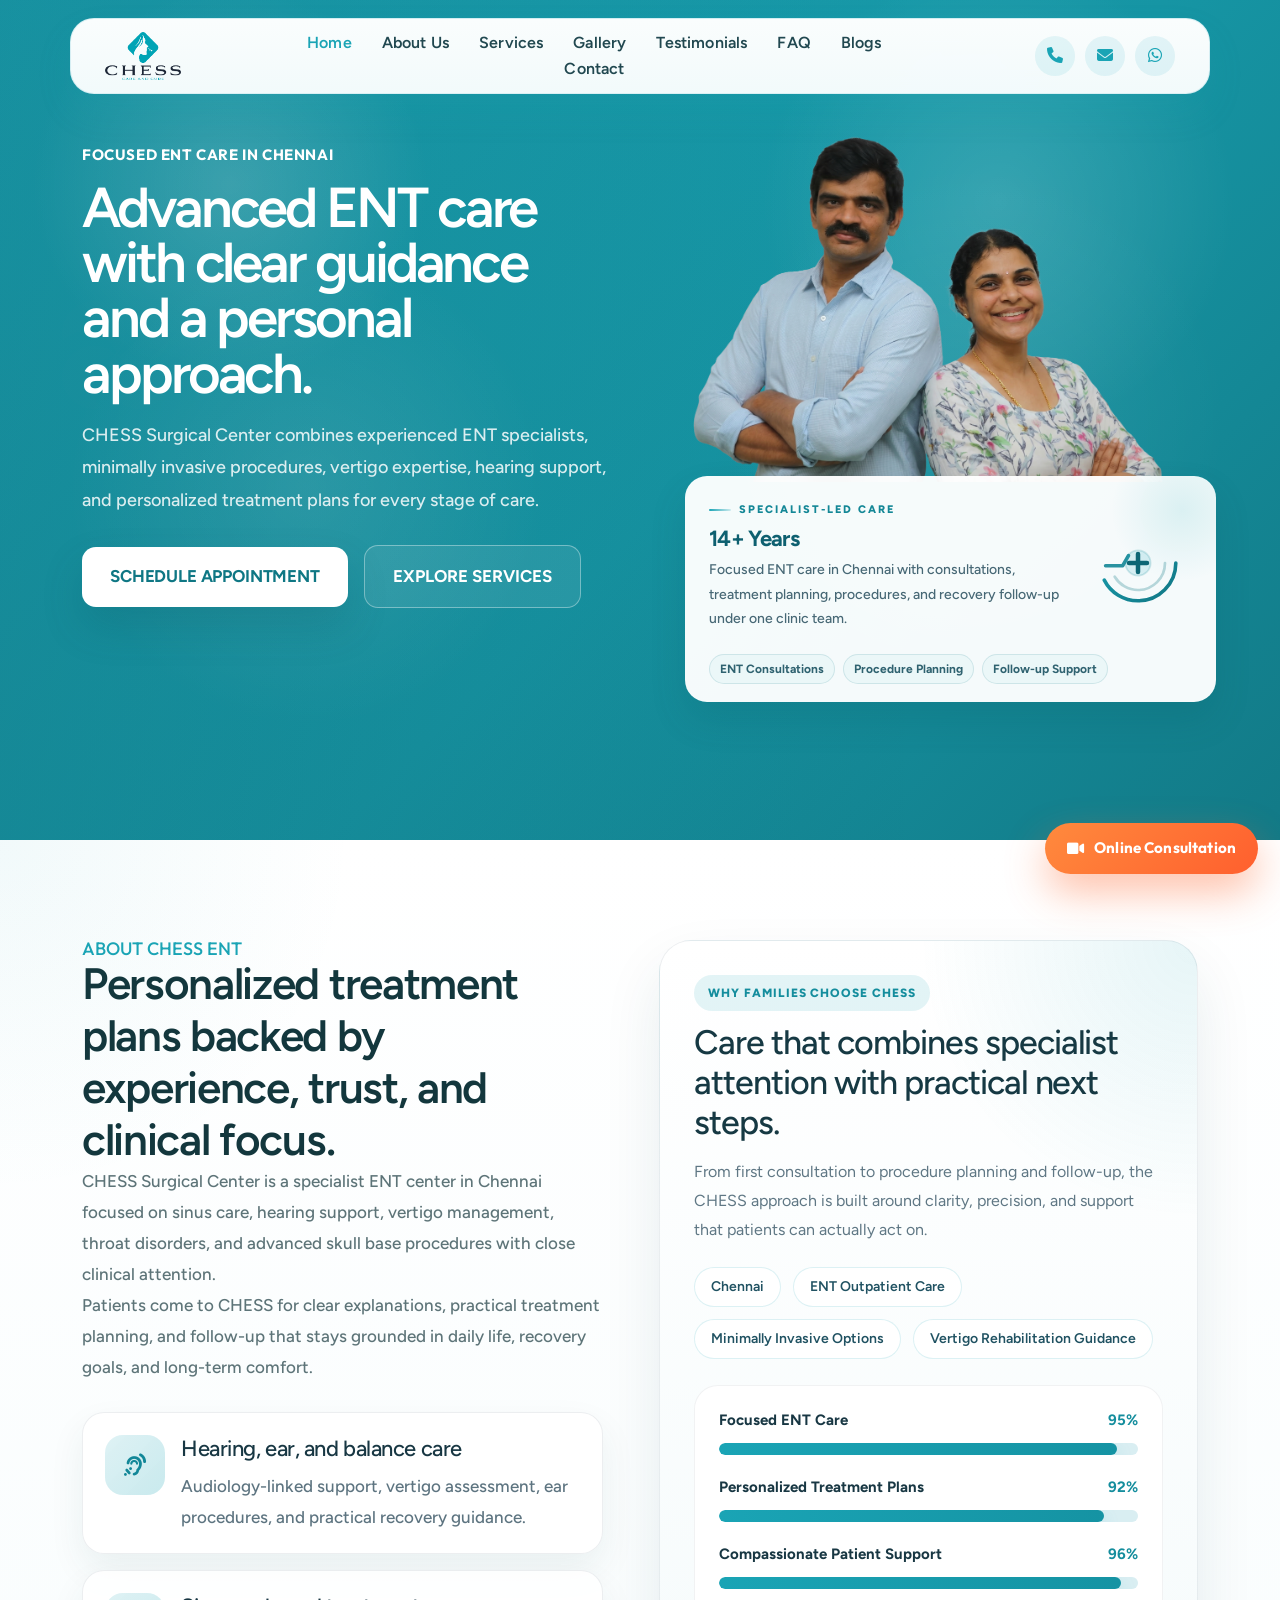
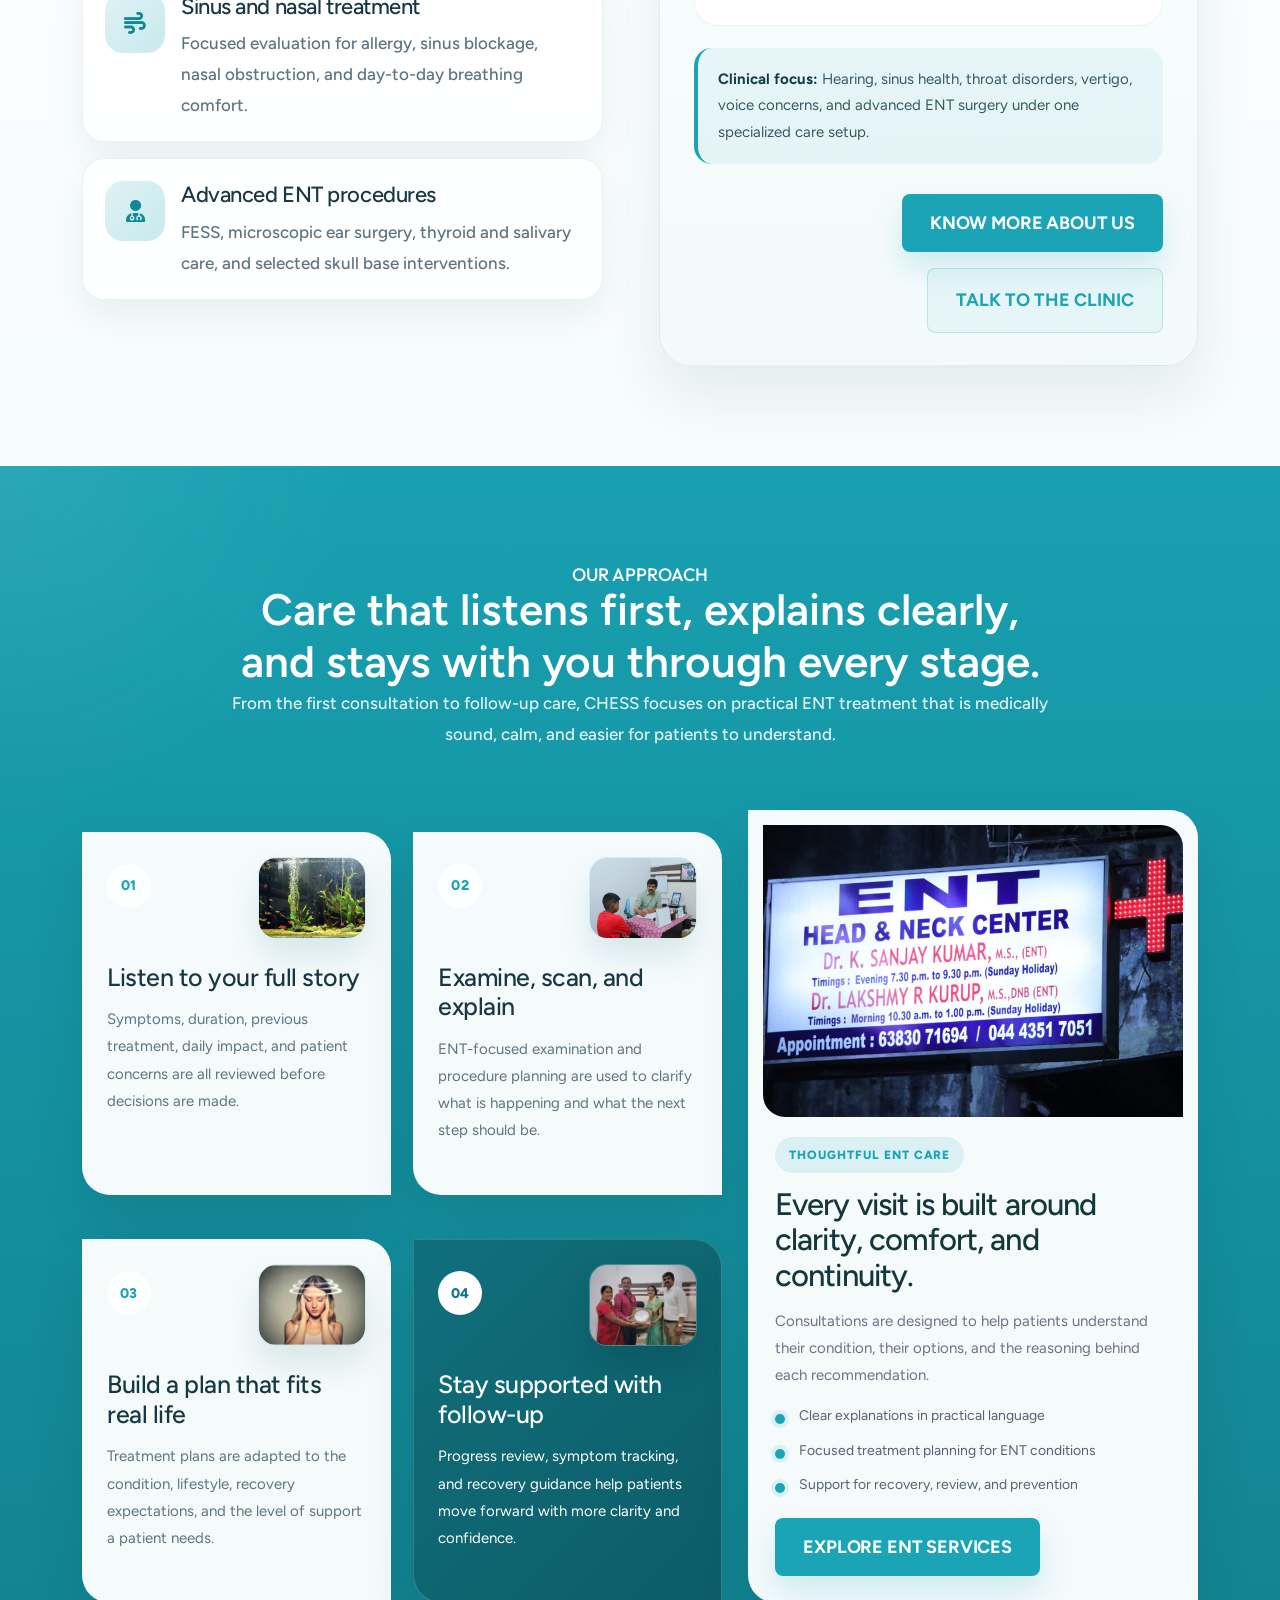
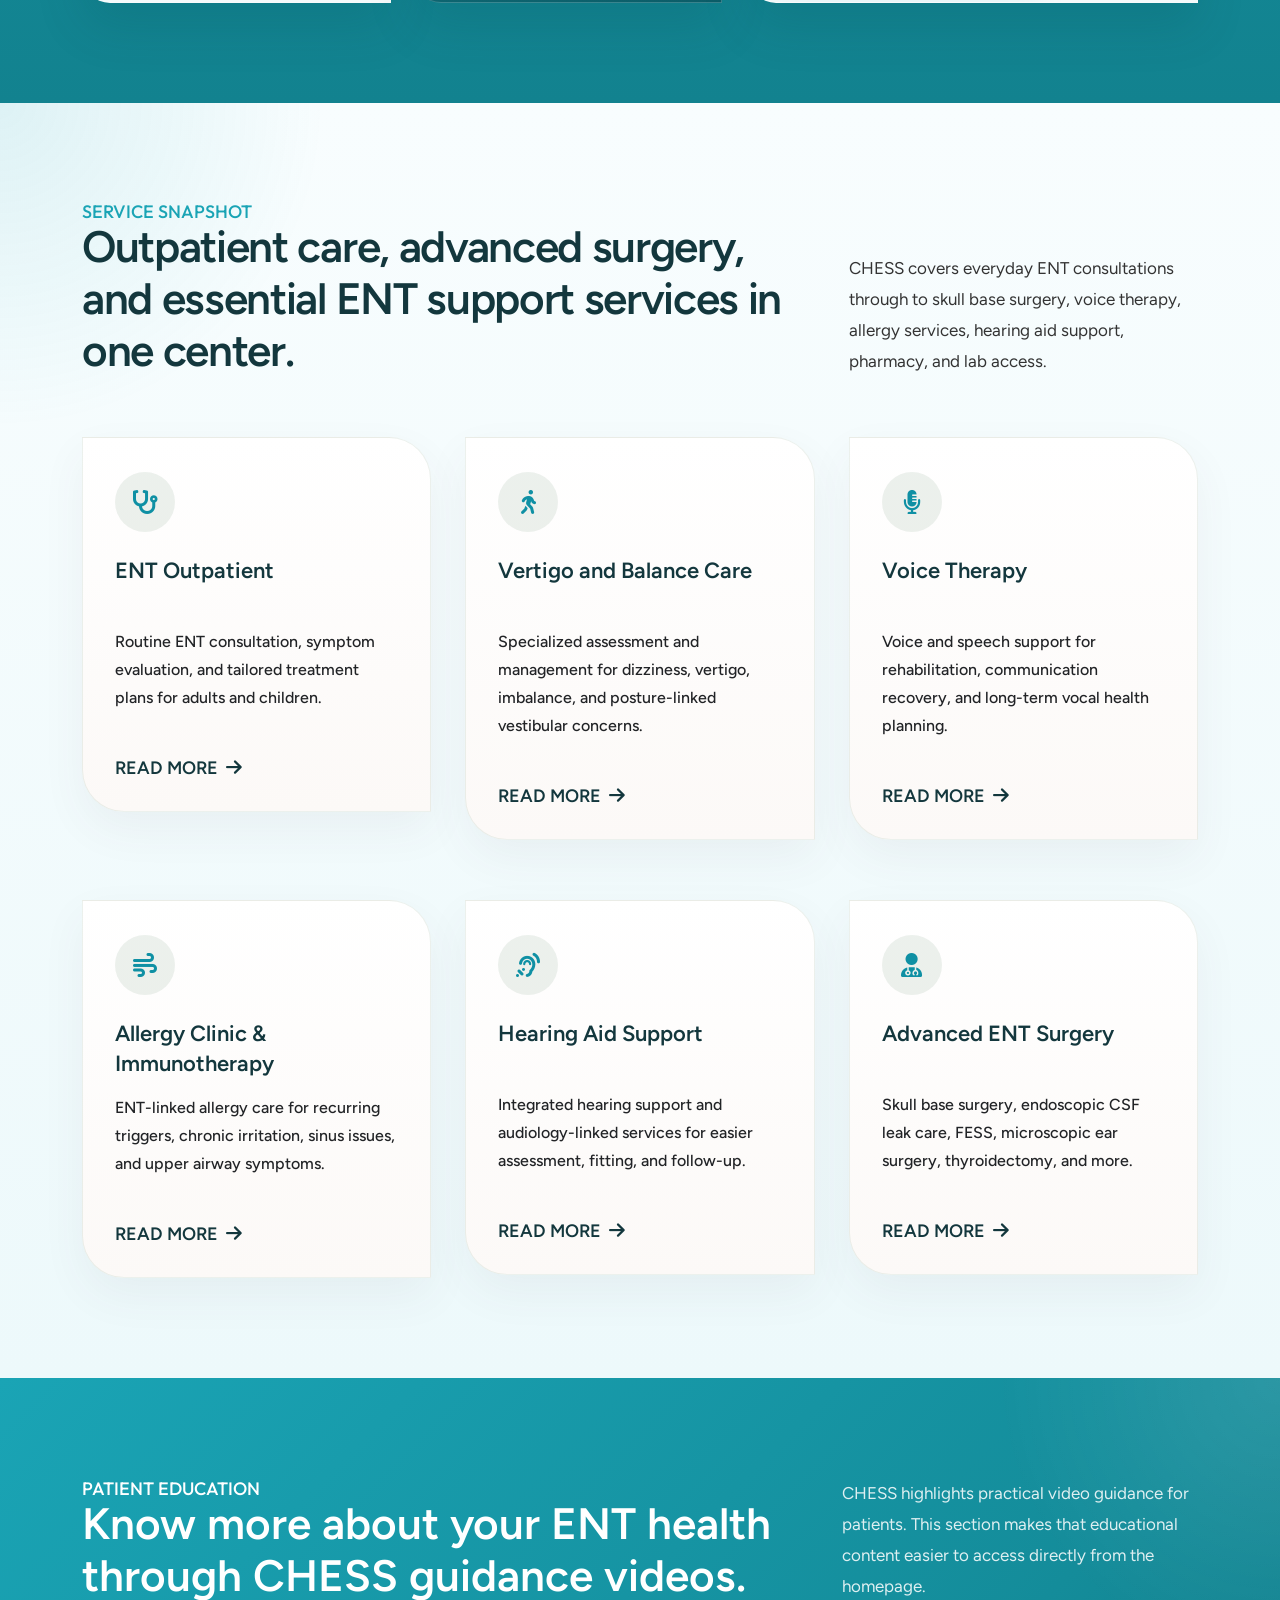
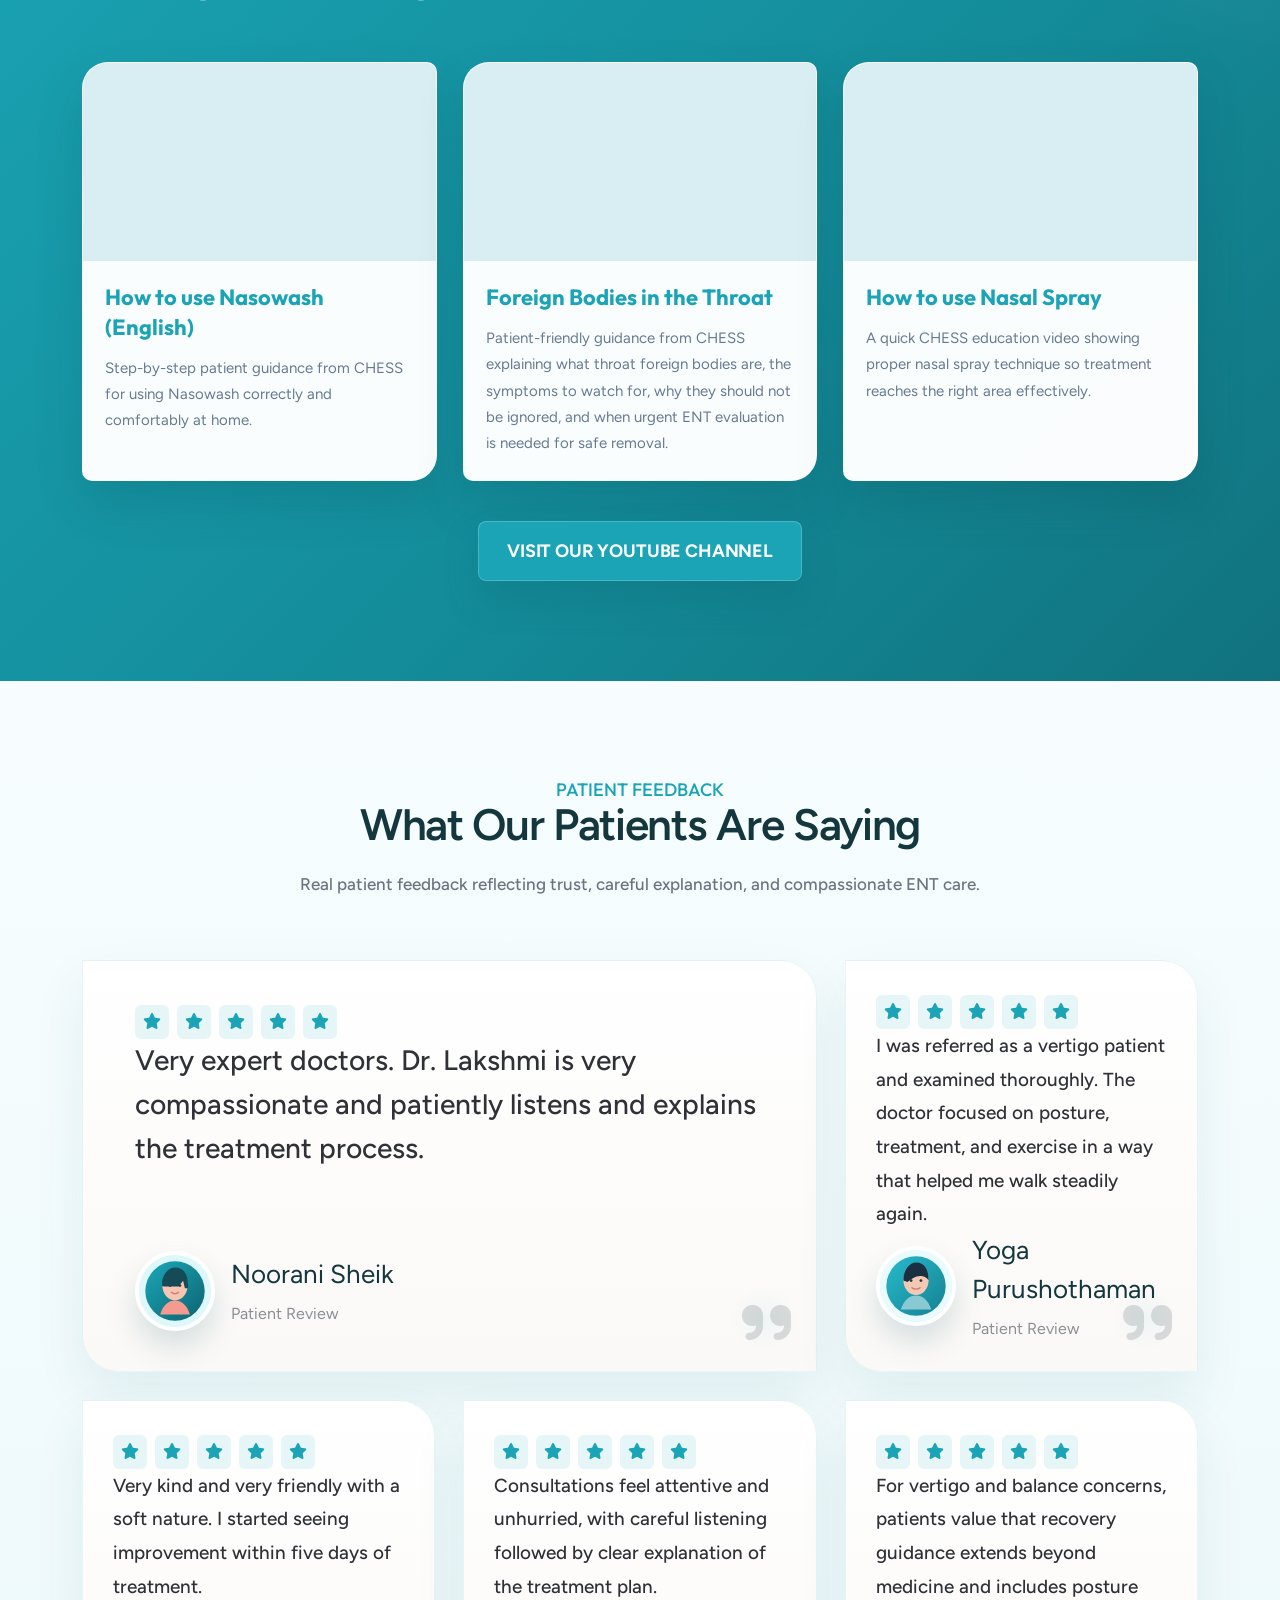
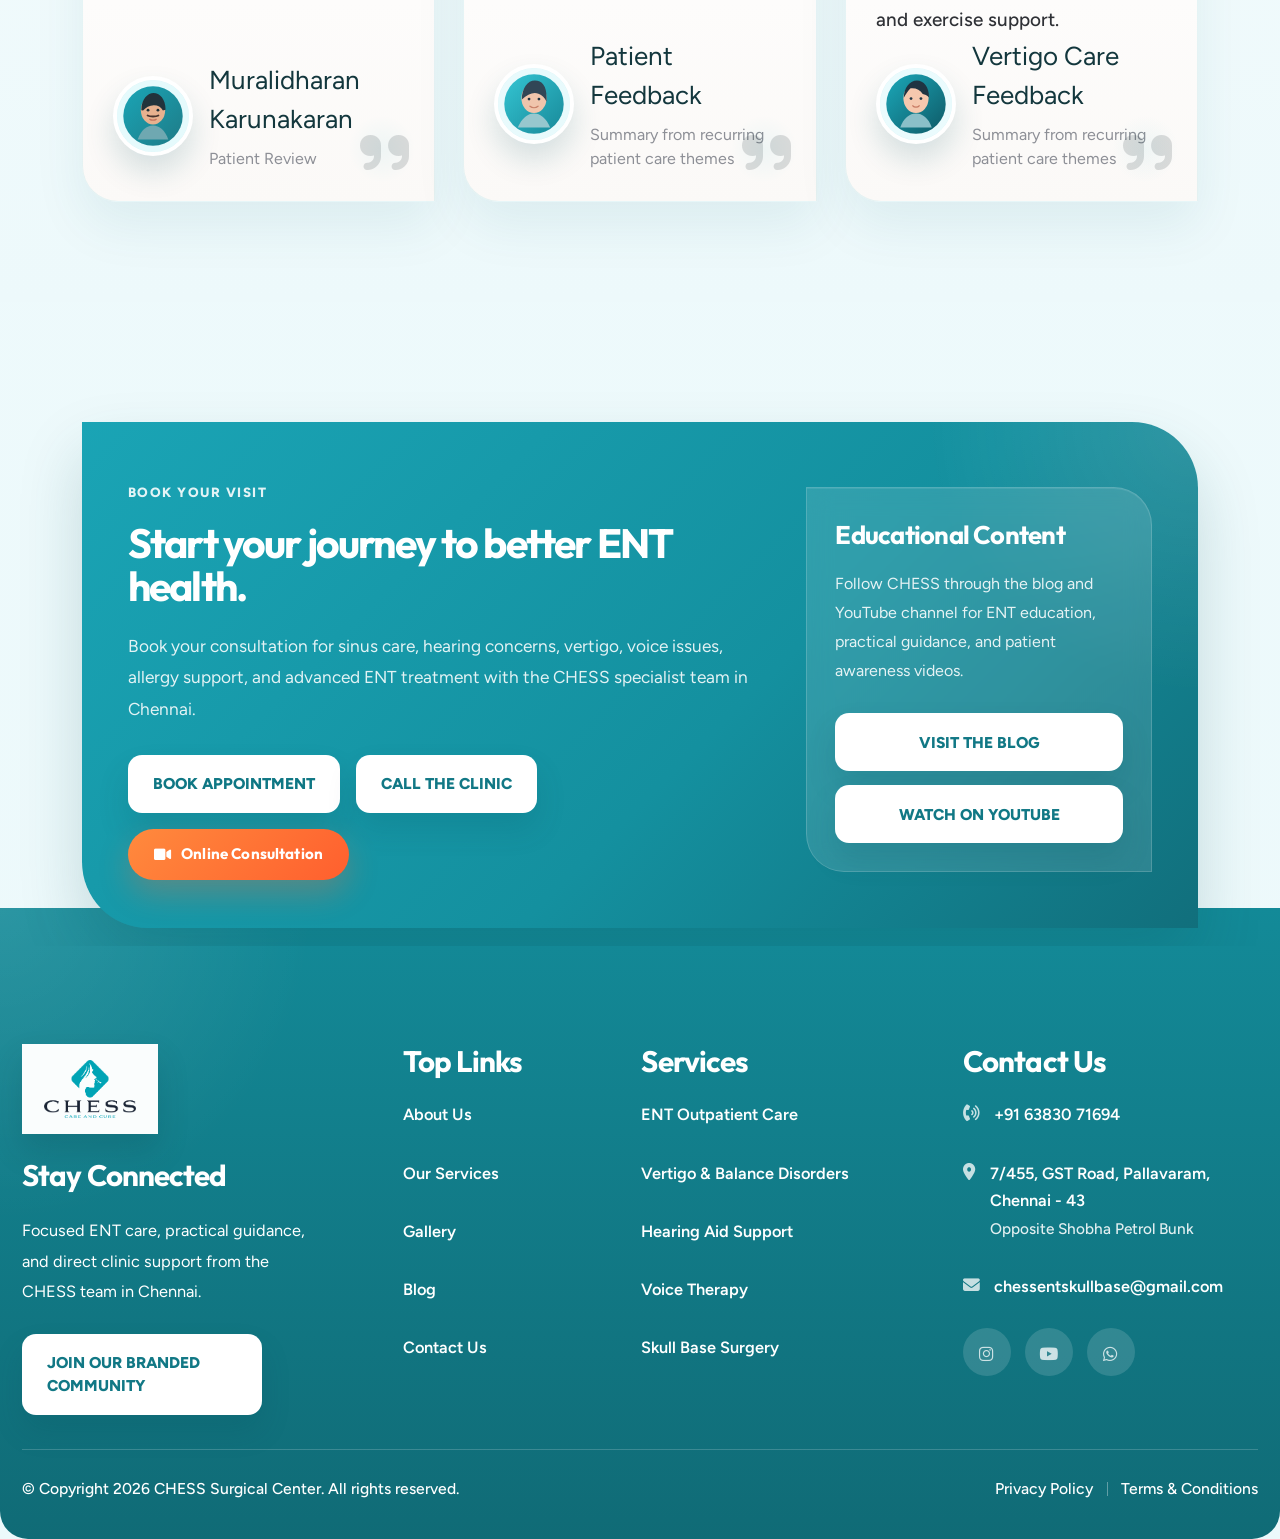
<file: index.html>
<!DOCTYPE html>
<html lang="en">
<head>
  <meta charset="UTF-8">
  <meta name="viewport" content="width=device-width, initial-scale=1.0">
  <title>CHESS Surgical Center | Focused ENT Care in Chennai</title>
  <meta name="description" content="CHESS Surgical Center provides focused ENT care in Chennai with experienced specialists, minimally invasive procedures, personalized treatment plans, and compassionate care.">
  <link rel="icon" href="assets/img/chessent/logo.png" type="image/png">
  <link rel="stylesheet" href="assets/css/plugins/bootstrap.min.css">
  <link rel="stylesheet" href="assets/css/plugins/fontawesome.css">
  <link rel="stylesheet" href="assets/css/plugins/owlcarousel.min.css">
  <link rel="stylesheet" href="assets/css/plugins/magnific-popup.css">
  <link rel="stylesheet" href="assets/css/plugins/nice-select.css">
  <link rel="stylesheet" href="assets/css/plugins/aos.css">
  <link rel="stylesheet" href="assets/css/main.css">
  <link rel="stylesheet" href="assets/css/chessent.css">
</head>
<body class="homepage8-body chessent-index">
  <div class="chessent-preloader" data-chessent-preloader aria-hidden="true">
    <div class="chessent-preloader__panel">
      <div class="chessent-preloader__visual">
        <svg class="chessent-preloader__svg" viewBox="0 0 240 240" xmlns="http://www.w3.org/2000/svg" role="presentation">
          <defs>
            <linearGradient id="chessent-loader-gradient" x1="36" y1="36" x2="204" y2="204" gradientUnits="userSpaceOnUse">
              <stop offset="0%" stop-color="#1aa4b5"></stop>
              <stop offset="100%" stop-color="#117684"></stop>
            </linearGradient>
            <clipPath id="chessent-loader-logo-clip">
              <circle cx="120" cy="120" r="40"></circle>
            </clipPath>
          </defs>
          <circle class="chessent-preloader__orbit chessent-preloader__orbit--outer" cx="120" cy="120" r="92" stroke="url(#chessent-loader-gradient)"></circle>
          <circle class="chessent-preloader__orbit chessent-preloader__orbit--inner" cx="120" cy="120" r="74"></circle>
          <path class="chessent-preloader__pulse" d="M40 124h34l16-28 27 50 20-31 16 9h47"></path>
          <g class="chessent-preloader__logo-mark">
            <circle class="chessent-preloader__logo-disc" cx="120" cy="120" r="50"></circle>
            <image class="chessent-preloader__logo-image" href="assets/img/chessent/logo.png" x="24" y="82" width="192" height="120" clip-path="url(#chessent-loader-logo-clip)" preserveAspectRatio="xMidYMid meet"></image>
          </g>
        </svg>
      </div>
      <p class="chessent-preloader__eyebrow">CHESS Surgical Center</p>
      <p class="chessent-preloader__copy">Preparing your visit<span></span></p>
    </div>
  </div>
  <header class="vl-header-area vl-transparent-header">
    <div class="container">
      <div class="row align-items-center row-bg1">
        <div class="col-lg-2 col-7">
          <div class="vl-logo">
            <a href="index.html" aria-label="CHESS Surgical Center">
              <img src="assets/img/chessent/logo.png" alt="CHESS Surgical Center logo">
            </a>
          </div>
        </div>
        <div class="col-lg-7 d-none d-lg-block">
          <div class="vl-main-menu text-center">
            <nav class="vl-mobile-menu-active">
              <ul>
                <li><a href="index.html" class="nav-link active">Home</a></li>
                <li><a href="about.html">About Us</a></li>
                <li><a href="services.html">Services</a></li>
                <li><a href="Gallery.html">Gallery</a></li>
                <li><a href="testimonial.html">Testimonials</a></li>
                <li><a href="faq.html">FAQ</a></li>
                <li><a href="https://drksk.exlyapp.com/blog" target="_blank" rel="noopener noreferrer">Blogs</a></li>
                <li><a href="contact.html">Contact</a></li>
              </ul>
            </nav>
          </div>
        </div>
        <div class="col-lg-3 col-5">
          <div class="vl-hero-btn d-none d-lg-block">
            <div class="btn-area1 text-end">
              <ul>
                <li><a href="tel:+916383071694" aria-label="Call CHESS Surgical Center"><i class="fa-solid fa-phone"></i></a></li>
                <li><a href="mailto:chessentskullbase@gmail.com" aria-label="Email CHESS Surgical Center"><i class="fa-solid fa-envelope"></i></a></li>
                <li><a href="https://wa.me/916383071694" target="_blank" rel="noopener noreferrer" aria-label="WhatsApp CHESS Surgical Center"><i class="fa-brands fa-whatsapp"></i></a></li>
              </ul>
            </div>
          </div>
          <div class="vl-header-action-item d-lg-none">
            <button class="vl-offcanvas-toggle" type="button" aria-label="Open menu">
              <i class="fa-solid fa-bars-staggered"></i>
            </button>
          </div>
        </div>
      </div>
    </div>
  </header>

  <div class="vl-offcanvas">
    <div class="vl-offcanvas-header d-flex align-items-center justify-content-between mb-30">
      <div class="vl-offcanvas-logo-wrap">
        <img class="vl-offcanvas-logo" src="assets/img/chessent/logo.png" alt="CHESS Surgical Center logo">
      </div>
      <div class="vl-offcanvas-close">
        <button class="vl-offcanvas-close-toggle" type="button" aria-label="Close menu">
          <i class="fa-solid fa-xmark"></i>
        </button>
      </div>
    </div>
    <div class="vl-offcanvas-menu mb-40">
      <nav></nav>
    </div>
    <div class="vl-offcanvas-info mb-30">
      <span><a href="tel:+916383071694"><i class="fa-solid fa-phone"></i> +91 63830 71694</a></span>
      <span><a href="tel:+917449220100"><i class="fa-solid fa-phone-volume"></i> +91 74492 20100</a></span>
      <span><a href="mailto:chessentskullbase@gmail.com"><i class="fa-solid fa-envelope"></i> chessentskullbase@gmail.com</a></span>
      <span><a href="contact.html"><i class="fa-solid fa-location-dot"></i> 7/455, GST Road, Pallavaram, Chennai - 43</a></span>
    </div>
    <div class="jyoti-community-card chessent-offcanvas-card">
      <h3>Focused ENT care with direct access to the clinic team.</h3>
      <p>Calling time is 10 AM to 10 PM. Book appointments quickly through phone or WhatsApp.</p>
      <a class="jyoti-community-btn chessent-community-btn" href="https://wa.me/916383071694" target="_blank" rel="noopener noreferrer">Book Appointment on WhatsApp</a>
      <a class="chessent-cta-online-btn chessent-offcanvas-online-btn" href="https://drksk.exlyapp.com/7648fef9-ce8d-4b00-85bf-c547a57aedb8" target="_blank" rel="noopener noreferrer"><i class="fa-solid fa-video"></i> Online Consultation</a>
    </div>
  </div>
  <div class="vl-offcanvas-overlay"></div>

  <main>
    <section class="hero8-section-area" style="background-image: url(assets/img/elements/elements24.png); background-position: center; background-repeat: no-repeat; background-size: cover;">
      <div class="container">
        <div class="row chessent-hero-layout">
          <div class="col-lg-6 chessent-hero-copy-col">
            <div class="hero-header-area">
              <img src="assets/img/elements/elements23.png" alt="" class="elements23 keyframe5">
              <h5 class="chessent-hero-eyebrow">Focused ENT Care in Chennai</h5>
              <div class="space16"></div>
              <h1 class="text-anime-style-3">Advanced ENT care with clear guidance and a personal approach.</h1>
              <div class="space18"></div>
              <p data-aos="fade-left" data-aos-duration="800">CHESS Surgical Center combines experienced ENT specialists, minimally invasive procedures, vertigo expertise, hearing support, and personalized treatment plans for every stage of care.</p>
              <div class="btn-area1 chessent-hero-actions" data-aos="fade-left" data-aos-duration="1000">
                <a href="https://docs.google.com/forms/d/e/1FAIpQLSdbThxPCA3OmnQGDK2QUruDE75adWVaq2bn9YkKVHi5Rb8_4w/viewform" class="vl-btn8" target="_blank" rel="noopener noreferrer">Schedule Appointment</a>
                <a href="services.html" class="chessent-ghost-btn">Explore Services</a>
              </div>
            </div>
          </div>
          <div class="col-lg-6 chessent-hero-visual-col">
            <div class="chessent-hero-visual">
              <div class="chessent-hero-image-shell">
                <div class="chessent-hero-image-frame">
                  <img src="assets/img/chessent/Untitled.png" alt="CHESS Surgical Center doctors">
                </div>
                <div class="chessent-hero-trust-card">
                  <div class="chessent-hero-trust-card__top">
                    <div class="chessent-hero-trust-card__copy">
                      <span class="chessent-hero-trust-card__eyebrow">Specialist-led care</span>
                      <h3>14+ Years</h3>
                      <p>Focused ENT care in Chennai with consultations, treatment planning, procedures, and recovery follow-up under one clinic team.</p>
                    </div>
                    <div class="chessent-hero-trust-card__art" aria-hidden="true">
                      <svg viewBox="0 0 120 120" xmlns="http://www.w3.org/2000/svg" role="presentation">
                        <defs>
                          <linearGradient id="chessent-trust-card-gradient" x1="18" y1="18" x2="102" y2="102" gradientUnits="userSpaceOnUse">
                            <stop offset="0%" stop-color="#1aa4b5"></stop>
                            <stop offset="100%" stop-color="#117684"></stop>
                          </linearGradient>
                        </defs>
                        <circle class="chessent-hero-trust-card__orbit chessent-hero-trust-card__orbit--one" cx="60" cy="60" r="42" stroke="url(#chessent-trust-card-gradient)"></circle>
                        <circle class="chessent-hero-trust-card__orbit chessent-hero-trust-card__orbit--two" cx="60" cy="60" r="30"></circle>
                        <path class="chessent-hero-trust-card__pulse" d="M24 63h19l8-14 12 26 10-15 7 5h16"></path>
                        <circle class="chessent-hero-trust-card__core" cx="60" cy="60" r="14"></circle>
                        <path class="chessent-hero-trust-card__cross" d="M60 50v20M50 60h20"></path>
                      </svg>
                    </div>
                  </div>
                  <div class="chessent-hero-trust-card__highlights" aria-label="Care highlights">
                    <span>ENT Consultations</span>
                    <span>Procedure Planning</span>
                    <span>Follow-up Support</span>
                  </div>
                </div>
              </div>
            </div>
          </div>
        </div>
      </div>
    </section>

    <section class="about8-section-area sp1">
      <div class="container">
        <div class="row align-items-stretch chessent-about-layout">
          <div class="col-lg-6">
            <div class="heading8 chessent-about-copy">
              <h5>About CHESS ENT</h5>
              <h2>Personalized treatment plans backed by experience, trust, and clinical focus.</h2>
              <p>CHESS Surgical Center is a specialist ENT center in Chennai focused on sinus care, hearing support, vertigo management, throat disorders, and advanced skull base procedures with close clinical attention.</p>
              <p>Patients come to CHESS for clear explanations, practical treatment planning, and follow-up that stays grounded in daily life, recovery goals, and long-term comfort.</p>
              <div class="chessent-about-feature-grid">
                <article class="chessent-about-feature-card">
                  <span class="chessent-about-feature-icon"><i class="fa-solid fa-ear-listen"></i></span>
                  <div>
                    <h3>Hearing, ear, and balance care</h3>
                    <p>Audiology-linked support, vertigo assessment, ear procedures, and practical recovery guidance.</p>
                  </div>
                </article>
                <article class="chessent-about-feature-card">
                  <span class="chessent-about-feature-icon"><i class="fa-solid fa-wind"></i></span>
                  <div>
                    <h3>Sinus and nasal treatment</h3>
                    <p>Focused evaluation for allergy, sinus blockage, nasal obstruction, and day-to-day breathing comfort.</p>
                  </div>
                </article>
                <article class="chessent-about-feature-card">
                  <span class="chessent-about-feature-icon"><i class="fa-solid fa-user-doctor"></i></span>
                  <div>
                    <h3>Advanced ENT procedures</h3>
                    <p>FESS, microscopic ear surgery, thyroid and salivary care, and selected skull base interventions.</p>
                  </div>
                </article>
              </div>
            </div>
          </div>
          <div class="col-lg-6">
            <div class="chessent-about-panel">
              <div class="chessent-about-panel-top">
                <span class="chessent-about-panel-kicker">Why Families Choose CHESS</span>
                <h3>Care that combines specialist attention with practical next steps.</h3>
                <p>From first consultation to procedure planning and follow-up, the CHESS approach is built around clarity, precision, and support that patients can actually act on.</p>
              </div>
              <div class="chessent-about-chip-list">
                <span>Chennai</span>
                <span>ENT Outpatient Care</span>
                <span>Minimally Invasive Options</span>
                <span>Vertigo Rehabilitation Guidance</span>
              </div>
              <div class="chessent-about-progress-shell">
                <div class="bg-progress">
                  <div class="progress-bar">
                    <label>Focused ENT Care <span>95%</span></label>
                    <div class="progress">
                      <div class="progress-inner" style="width: 95%;"></div>
                    </div>
                  </div>
                  <div class="progress-bar">
                    <label>Personalized Treatment Plans <span>92%</span></label>
                    <div class="progress">
                      <div class="progress-inner" style="width: 92%;"></div>
                    </div>
                  </div>
                  <div class="progress-bar">
                    <label>Compassionate Patient Support <span>96%</span></label>
                    <div class="progress">
                      <div class="progress-inner" style="width: 96%;"></div>
                    </div>
                  </div>
                </div>
              </div>
              <div class="chessent-about-note">
                <strong>Clinical focus:</strong> Hearing, sinus health, throat disorders, vertigo, voice concerns, and advanced ENT surgery under one specialized care setup.
              </div>
              <div class="chessent-about-actions">
                <a href="about.html" class="vl-btn8">Know More About Us</a>
                <a href="contact.html" class="chessent-ghost-btn">Talk To The Clinic</a>
              </div>
            </div>
          </div>
        </div>
      </div>
    </section>

    <section class="chessent-approach-section sp1">
      <div class="container">
        <div class="row justify-content-center">
          <div class="col-lg-9">
            <div class="heading8 chessent-approach-heading text-center">
              <h5>Our Approach</h5>
              <h2>Care that listens first, explains clearly, and stays with you through every stage.</h2>
              <p class="chessent-section-copy">From the first consultation to follow-up care, CHESS focuses on practical ENT treatment that is medically sound, calm, and easier for patients to understand.</p>
            </div>
          </div>
        </div>
        <div class="space60"></div>
        <div class="row align-items-stretch chessent-approach-row">
          <div class="col-lg-7">
            <div class="row">
              <div class="col-md-6" data-aos="fade-up" data-aos-duration="800">
                <article class="chessent-approach-step">
                  <div class="chessent-approach-step-top">
                    <span class="chessent-approach-step-number">01</span>
                    <div class="chessent-approach-step-media">
                      <img src="assets/img/chessent/gallery-5.jpg" alt="ENT consultation setting at CHESS">
                    </div>
                  </div>
                  <h3>Listen to your full story</h3>
                  <p>Symptoms, duration, previous treatment, daily impact, and patient concerns are all reviewed before decisions are made.</p>
                </article>
              </div>
              <div class="col-md-6" data-aos="fade-up" data-aos-duration="900">
                <article class="chessent-approach-step">
                  <div class="chessent-approach-step-top">
                    <span class="chessent-approach-step-number">02</span>
                    <div class="chessent-approach-step-media">
                      <img src="assets/img/chessent/service-outpatient.jpg" alt="ENT examination and review at CHESS">
                    </div>
                  </div>
                  <h3>Examine, scan, and explain</h3>
                  <p>ENT-focused examination and procedure planning are used to clarify what is happening and what the next step should be.</p>
                </article>
              </div>
              <div class="col-md-6" data-aos="fade-up" data-aos-duration="1000">
                <article class="chessent-approach-step">
                  <div class="chessent-approach-step-top">
                    <span class="chessent-approach-step-number">03</span>
                    <div class="chessent-approach-step-media">
                      <img src="assets/img/chessent/service-vertigo.jpg" alt="Treatment planning and recovery support at CHESS">
                    </div>
                  </div>
                  <h3>Build a plan that fits real life</h3>
                  <p>Treatment plans are adapted to the condition, lifestyle, recovery expectations, and the level of support a patient needs.</p>
                </article>
              </div>
              <div class="col-md-6" data-aos="fade-up" data-aos-duration="1100">
                <article class="chessent-approach-step chessent-approach-step-accent">
                  <div class="chessent-approach-step-top">
                    <span class="chessent-approach-step-number">04</span>
                    <div class="chessent-approach-step-media">
                      <img src="assets/img/chessent/happy-patients.jpeg" alt="Follow-up support and patient confidence at CHESS">
                    </div>
                  </div>
                  <h3>Stay supported with follow-up</h3>
                  <p>Progress review, symptom tracking, and recovery guidance help patients move forward with more clarity and confidence.</p>
                </article>
              </div>
            </div>
          </div>
          <div class="col-lg-5" data-aos="fade-left" data-aos-duration="1000">
            <aside class="chessent-approach-spotlight">
              <div class="chessent-approach-visual">
                <img src="assets/img/chessent/approach-legacy-gallery.jpg" alt="CHESS Surgical Center patient care gallery">
              </div>
              <div class="chessent-approach-copy">
                <span class="chessent-approach-badge">Thoughtful ENT Care</span>
                <h3>Every visit is built around clarity, comfort, and continuity.</h3>
                <p>Consultations are designed to help patients understand their condition, their options, and the reasoning behind each recommendation.</p>
                <ul class="chessent-approach-points list-unstyled">
                  <li>Clear explanations in practical language</li>
                  <li>Focused treatment planning for ENT conditions</li>
                  <li>Support for recovery, review, and prevention</li>
                </ul>
                <a href="services.html" class="vl-btn8">Explore ENT Services</a>
              </div>
            </aside>
          </div>
        </div>
      </div>
    </section>

    <section class="service8-scetion-area sp2">
      <div class="container">
        <div class="row align-items-end">
          <div class="col-lg-8">
            <div class="heading8">
              <h5>Service Snapshot</h5>
              <h2>Outpatient care, advanced surgery, and essential ENT support services in one center.</h2>
            </div>
          </div>
          <div class="col-lg-4">
            <p class="chessent-section-copy">CHESS covers everyday ENT consultations through to skull base surgery, voice therapy, allergy services, hearing aid support, pharmacy, and lab access.</p>
          </div>
        </div>
        <div class="space60"></div>
        <div class="row">
          <div class="col-lg-4 col-md-6">
            <div class="service8-boxarea">
              <div class="icons"><i class="fa-solid fa-stethoscope"></i></div>
              <div class="space24"></div>
              <a href="services.html" class="title">ENT Outpatient</a>
              <div class="space16"></div>
              <p>Routine ENT consultation, symptom evaluation, and tailored treatment plans for adults and children.</p>
              <div class="space24"></div>
              <a href="services.html" class="readmore">Read More <i class="fa-solid fa-arrow-right"></i></a>
            </div>
          </div>
          <div class="col-lg-4 col-md-6">
            <div class="service8-boxarea">
              <div class="icons"><i class="fa-solid fa-person-walking"></i></div>
              <div class="space24"></div>
              <a href="services.html" class="title">Vertigo and Balance Care</a>
              <div class="space16"></div>
              <p>Specialized assessment and management for dizziness, vertigo, imbalance, and posture-linked vestibular concerns.</p>
              <div class="space24"></div>
              <a href="services.html" class="readmore">Read More <i class="fa-solid fa-arrow-right"></i></a>
            </div>
          </div>
          <div class="col-lg-4 col-md-6">
            <div class="service8-boxarea">
              <div class="icons"><i class="fa-solid fa-microphone-lines"></i></div>
              <div class="space24"></div>
              <a href="services.html" class="title">Voice Therapy</a>
              <div class="space16"></div>
              <p>Voice and speech support for rehabilitation, communication recovery, and long-term vocal health planning.</p>
              <div class="space24"></div>
              <a href="services.html" class="readmore">Read More <i class="fa-solid fa-arrow-right"></i></a>
            </div>
          </div>
          <div class="col-lg-4 col-md-6">
            <div class="service8-boxarea">
              <div class="icons"><i class="fa-solid fa-wind"></i></div>
              <div class="space24"></div>
              <a href="services.html" class="title">Allergy Clinic &amp; Immunotherapy</a>
              <div class="space16"></div>
              <p>ENT-linked allergy care for recurring triggers, chronic irritation, sinus issues, and upper airway symptoms.</p>
              <div class="space24"></div>
              <a href="services.html" class="readmore">Read More <i class="fa-solid fa-arrow-right"></i></a>
            </div>
          </div>
          <div class="col-lg-4 col-md-6">
            <div class="service8-boxarea">
              <div class="icons"><i class="fa-solid fa-ear-listen"></i></div>
              <div class="space24"></div>
              <a href="services.html" class="title">Hearing Aid Support</a>
              <div class="space16"></div>
              <p>Integrated hearing support and audiology-linked services for easier assessment, fitting, and follow-up.</p>
              <div class="space24"></div>
              <a href="services.html" class="readmore">Read More <i class="fa-solid fa-arrow-right"></i></a>
            </div>
          </div>
          <div class="col-lg-4 col-md-6">
            <div class="service8-boxarea">
              <div class="icons"><i class="fa-solid fa-user-doctor"></i></div>
              <div class="space24"></div>
              <a href="services.html" class="title">Advanced ENT Surgery</a>
              <div class="space16"></div>
              <p>Skull base surgery, endoscopic CSF leak care, FESS, microscopic ear surgery, thyroidectomy, and more.</p>
              <div class="space24"></div>
              <a href="services.html" class="readmore">Read More <i class="fa-solid fa-arrow-right"></i></a>
            </div>
          </div>
        </div>
      </div>
    </section>

    <section class="chessent-education-section sp1">
      <div class="container">
        <div class="row align-items-end">
          <div class="col-lg-8">
            <div class="heading8">
              <h5>Patient Education</h5>
              <h2>Know more about your ENT health through CHESS guidance videos.</h2>
            </div>
          </div>
          <div class="col-lg-4">
            <p class="chessent-section-copy">CHESS highlights practical video guidance for patients. This section makes that educational content easier to access directly from the homepage.</p>
          </div>
        </div>
        <div class="space60"></div>
        <div class="chessent-video-grid">
          <article class="chessent-video-card">
            <div class="chessent-video-frame">
              <iframe src="https://www.youtube-nocookie.com/embed/FSDLrvVH0Fg?rel=0" title="How to use Nasowash English - CHESS" loading="lazy" allow="accelerometer; autoplay; clipboard-write; encrypted-media; gyroscope; picture-in-picture; web-share" referrerpolicy="strict-origin-when-cross-origin" allowfullscreen></iframe>
            </div>
            <div class="chessent-video-copy">
              <h3>How to use Nasowash (English)</h3>
              <p>Step-by-step patient guidance from CHESS for using Nasowash correctly and comfortably at home.</p>
            </div>
          </article>
          <article class="chessent-video-card">
            <div class="chessent-video-frame">
              <iframe src="https://www.youtube-nocookie.com/embed/pnyaOIrtSLg?rel=0" title="Foreign Bodies in the Throat - CHESS" loading="lazy" allow="accelerometer; autoplay; clipboard-write; encrypted-media; gyroscope; picture-in-picture; web-share" referrerpolicy="strict-origin-when-cross-origin" allowfullscreen></iframe>
            </div>
            <div class="chessent-video-copy">
              <h3>Foreign Bodies in the Throat</h3>
              <p>Patient-friendly guidance from CHESS explaining what throat foreign bodies are, the symptoms to watch for, why they should not be ignored, and when urgent ENT evaluation is needed for safe removal.</p>
            </div>
          </article>
          <article class="chessent-video-card">
            <div class="chessent-video-frame">
              <iframe src="https://www.youtube-nocookie.com/embed/u0ot9eGZT_0?rel=0" title="How to use Nasal Spray - CHESS" loading="lazy" allow="accelerometer; autoplay; clipboard-write; encrypted-media; gyroscope; picture-in-picture; web-share" referrerpolicy="strict-origin-when-cross-origin" allowfullscreen></iframe>
            </div>
            <div class="chessent-video-copy">
              <h3>How to use Nasal Spray</h3>
              <p>A quick CHESS education video showing proper nasal spray technique so treatment reaches the right area effectively.</p>
            </div>
          </article>
        </div>
        <div class="space40"></div>
        <div class="chessent-video-cta">
          <a href="https://youtube.com/@chessentsurgicalcenter?si=B1ahD-DHLv05s_jC" class="vl-btn8" target="_blank" rel="noopener noreferrer">Visit Our YouTube Channel</a>
        </div>
      </div>
    </section>

    <section class="testimonial8-section-area sp1">
      <div class="container">
        <div class="row justify-content-center">
          <div class="col-lg-9">
            <div class="heading6 chessent-testimonial-heading text-center">
              <h5>Patient Feedback</h5>
              <h2>What Our Patients Are Saying</h2>
              <p class="chessent-testimonial-copy">Real patient feedback reflecting trust, careful explanation, and compassionate ENT care.</p>
            </div>
          </div>
        </div>
        <div class="space60"></div>
        <div class="chessent-testimonial-grid">
          <article class="chessent-testimonial-card chessent-testimonial-card--featured">
            <ul class="list-unstyled chessent-testimonial-stars">
              <li><i class="fa-solid fa-star"></i></li>
              <li><i class="fa-solid fa-star"></i></li>
              <li><i class="fa-solid fa-star"></i></li>
              <li><i class="fa-solid fa-star"></i></li>
              <li><i class="fa-solid fa-star"></i></li>
            </ul>
            <p class="pera">Very expert doctors. Dr. Lakshmi is very compassionate and patiently listens and explains the treatment process.</p>
            <div class="author-boxarea">
              <div class="img"><img src="assets/img/chessent/avatar-noorani.svg" alt="Illustrated patient avatar for Noorani Sheik" class="chessent-testimonial-avatar"></div>
              <div class="text">
                <a href="testimonial.html">Noorani Sheik</a>
                <p>Patient Review</p>
              </div>
            </div>
            <span class="chessent-testimonial-quote"><i class="fa-solid fa-quote-right"></i></span>
          </article>
          <article class="chessent-testimonial-card">
            <ul class="list-unstyled chessent-testimonial-stars">
              <li><i class="fa-solid fa-star"></i></li>
              <li><i class="fa-solid fa-star"></i></li>
              <li><i class="fa-solid fa-star"></i></li>
              <li><i class="fa-solid fa-star"></i></li>
              <li><i class="fa-solid fa-star"></i></li>
            </ul>
            <p class="pera">I was referred as a vertigo patient and examined thoroughly. The doctor focused on posture, treatment, and exercise in a way that helped me walk steadily again.</p>
            <div class="author-boxarea">
              <div class="img"><img src="assets/img/chessent/avatar-yoga.svg" alt="Illustrated patient avatar for Yoga Purushothaman" class="chessent-testimonial-avatar"></div>
              <div class="text">
                <a href="testimonial.html">Yoga Purushothaman</a>
                <p>Patient Review</p>
              </div>
            </div>
            <span class="chessent-testimonial-quote"><i class="fa-solid fa-quote-right"></i></span>
          </article>
          <article class="chessent-testimonial-card">
            <ul class="list-unstyled chessent-testimonial-stars">
              <li><i class="fa-solid fa-star"></i></li>
              <li><i class="fa-solid fa-star"></i></li>
              <li><i class="fa-solid fa-star"></i></li>
              <li><i class="fa-solid fa-star"></i></li>
              <li><i class="fa-solid fa-star"></i></li>
            </ul>
            <p class="pera">Very kind and very friendly with a soft nature. I started seeing improvement within five days of treatment.</p>
            <div class="author-boxarea">
              <div class="img"><img src="assets/img/chessent/avatar-muralidharan.svg" alt="Illustrated patient avatar for Muralidharan Karunakaran" class="chessent-testimonial-avatar"></div>
              <div class="text">
                <a href="testimonial.html">Muralidharan Karunakaran</a>
                <p>Patient Review</p>
              </div>
            </div>
            <span class="chessent-testimonial-quote"><i class="fa-solid fa-quote-right"></i></span>
          </article>
          <article class="chessent-testimonial-card">
            <ul class="list-unstyled chessent-testimonial-stars">
              <li><i class="fa-solid fa-star"></i></li>
              <li><i class="fa-solid fa-star"></i></li>
              <li><i class="fa-solid fa-star"></i></li>
              <li><i class="fa-solid fa-star"></i></li>
              <li><i class="fa-solid fa-star"></i></li>
            </ul>
            <p class="pera">Consultations feel attentive and unhurried, with careful listening followed by clear explanation of the treatment plan.</p>
            <div class="author-boxarea">
              <div class="img"><img src="assets/img/chessent/avatar-legacy.svg" alt="Illustrated avatar for patient feedback" class="chessent-testimonial-avatar"></div>
              <div class="text">
                <a href="testimonial.html">Patient Feedback</a>
                <p>Summary from recurring patient care themes</p>
              </div>
            </div>
            <span class="chessent-testimonial-quote"><i class="fa-solid fa-quote-right"></i></span>
          </article>
          <article class="chessent-testimonial-card">
            <ul class="list-unstyled chessent-testimonial-stars">
              <li><i class="fa-solid fa-star"></i></li>
              <li><i class="fa-solid fa-star"></i></li>
              <li><i class="fa-solid fa-star"></i></li>
              <li><i class="fa-solid fa-star"></i></li>
              <li><i class="fa-solid fa-star"></i></li>
            </ul>
            <p class="pera">For vertigo and balance concerns, patients value that recovery guidance extends beyond medicine and includes posture and exercise support.</p>
            <div class="author-boxarea">
              <div class="img"><img src="assets/img/chessent/avatar-vertigo.svg" alt="Illustrated avatar for vertigo care feedback" class="chessent-testimonial-avatar"></div>
              <div class="text">
                <a href="testimonial.html">Vertigo Care Feedback</a>
                <p>Summary from recurring patient care themes</p>
              </div>
            </div>
            <span class="chessent-testimonial-quote"><i class="fa-solid fa-quote-right"></i></span>
          </article>
        </div>
      </div>
    </section>

    <section class="chessent-footer-cta-section">
      <div class="container">
        <div class="chessent-footer-cta-shell">
          <div class="chessent-footer-cta-main">
            <span class="chessent-footer-cta-kicker">Book Your Visit</span>
            <h2>Start your journey to better ENT health.</h2>
            <p>Book your consultation for sinus care, hearing concerns, vertigo, voice issues, allergy support, and advanced ENT treatment with the CHESS specialist team in Chennai.</p>
            <div class="chessent-footer-cta-actions">
              <a href="https://docs.google.com/forms/d/e/1FAIpQLSdbThxPCA3OmnQGDK2QUruDE75adWVaq2bn9YkKVHi5Rb8_4w/viewform" class="chessent-cta-light-btn" target="_blank" rel="noopener noreferrer">Book Appointment</a>
              <a href="tel:+916383071694" class="chessent-cta-accent-btn">Call the Clinic</a>
              <a href="https://drksk.exlyapp.com/7648fef9-ce8d-4b00-85bf-c547a57aedb8" class="chessent-cta-online-btn" target="_blank" rel="noopener noreferrer"><i class="fa-solid fa-video"></i> Online Consultation</a>
            </div>
          </div>
          <aside class="chessent-footer-cta-side">
            <h3>Educational Content</h3>
            <p>Follow CHESS through the blog and YouTube channel for ENT education, practical guidance, and patient awareness videos.</p>
            <div class="chessent-footer-cta-side-actions">
              <a href="https://drksk.exlyapp.com/blog" target="_blank" rel="noopener noreferrer">Visit the Blog</a>
              <a href="https://youtube.com/@chessentsurgicalcenter?si=B1ahD-DHLv05s_jC" target="_blank" rel="noopener noreferrer">Watch on YouTube</a>
            </div>
          </aside>
        </div>
      </div>
    </section>
  <a href="https://drksk.exlyapp.com/7648fef9-ce8d-4b00-85bf-c547a57aedb8" class="chessent-cta-online-btn chessent-online-floating" target="_blank" rel="noopener noreferrer" aria-label="Book online consultation"><i class="fa-solid fa-video"></i><span class="chessent-online-floating__label">Online Consultation</span></a>
  </main>

  <footer class="vl-footer6-section-area">
    <div class="container">
      <div class="chessent-footer-grid">
        <div class="chessent-footer-brand">
          <div class="chessent-footer-logo-badge">
            <img src="assets/img/chessent/logo.png" alt="CHESS Surgical Center logo">
          </div>
          <h3>Stay Connected</h3>
          <p>Focused ENT care, practical guidance, and direct clinic support from the CHESS team in Chennai.</p>
          <a class="chessent-footer-join-btn" href="https://drksk.exlyapp.com/f19cac8b-d568-4418-a63f-c0035a0ec953" target="_blank" rel="noopener noreferrer">Join Our Branded Community</a>
        </div>
        <div class="chessent-footer-links">
          <h3>Top Links</h3>
          <ul class="list-unstyled">
            <li><a href="about.html">About Us</a></li>
            <li><a href="services.html">Our Services</a></li>
            <li><a href="Gallery.html">Gallery</a></li>
            <li><a href="https://drksk.exlyapp.com/blog" target="_blank" rel="noopener noreferrer">Blog</a></li>
            <li><a href="contact.html">Contact Us</a></li>
          </ul>
        </div>
        <div class="chessent-footer-links">
          <h3>Services</h3>
          <ul class="list-unstyled">
            <li><a href="services.html">ENT Outpatient Care</a></li>
            <li><a href="services.html">Vertigo &amp; Balance Disorders</a></li>
            <li><a href="services.html">Hearing Aid Support</a></li>
            <li><a href="services.html">Voice Therapy</a></li>
            <li><a href="services.html">Skull Base Surgery</a></li>
          </ul>
        </div>
        <div class="chessent-footer-contact">
          <h3>Contact Us</h3>
          <ul class="list-unstyled">
            <li><i class="fa-solid fa-phone-volume"></i><a href="tel:+916383071694">+91 63830 71694</a></li>
            <li><i class="fa-solid fa-location-dot"></i><a href="contact.html">7/455, GST Road, Pallavaram, Chennai - 43<br><span class="chessent-address-landmark">Opposite Shobha Petrol Bunk</span></a></li>
            <li><i class="fa-solid fa-envelope"></i><a href="mailto:chessentskullbase@gmail.com">chessentskullbase@gmail.com</a></li>
          </ul>
          <ul class="social-links list-unstyled">
            <li><a href="https://www.instagram.com/chess_entsurgicalcenter/" target="_blank" rel="noopener noreferrer" aria-label="Instagram"><i class="fa-brands fa-instagram"></i></a></li>
            <li><a href="https://youtube.com/@chessentsurgicalcenter?si=B1ahD-DHLv05s_jC" target="_blank" rel="noopener noreferrer" aria-label="YouTube"><i class="fa-brands fa-youtube"></i></a></li>
            <li><a href="https://wa.me/916383071694" target="_blank" rel="noopener noreferrer" aria-label="WhatsApp"><i class="fa-brands fa-whatsapp"></i></a></li>
          </ul>
        </div>
      </div>
      <div class="chessent-footer-bottom">
        <span>© Copyright 2026 CHESS Surgical Center. All rights reserved.</span>
        <div class="chessent-footer-bottom-links">
          <a href="contact.html">Privacy Policy</a>
          <a href="contact.html">Terms &amp; Conditions</a>
        </div>
      </div>
    </div>
  </footer>

  <script src="assets/js/plugins/jquery-3-7-1.min.js"></script>
  <script src="assets/js/plugins/bootstrap.min.js"></script>
  <script src="assets/js/plugins/waypoints.js"></script>
  <script src="assets/js/plugins/counter.js"></script>
  <script src="assets/js/plugins/owlcarousel.min.js"></script>
  <script src="assets/js/plugins/magnific-popup.js"></script>
  <script src="assets/js/plugins/nice-select.js"></script>
  <script src="assets/js/plugins/aos.js"></script>
  <script src="assets/js/main.js"></script>
  <script src="assets/js/chessent.js"></script>
</body>
</html>
</file>
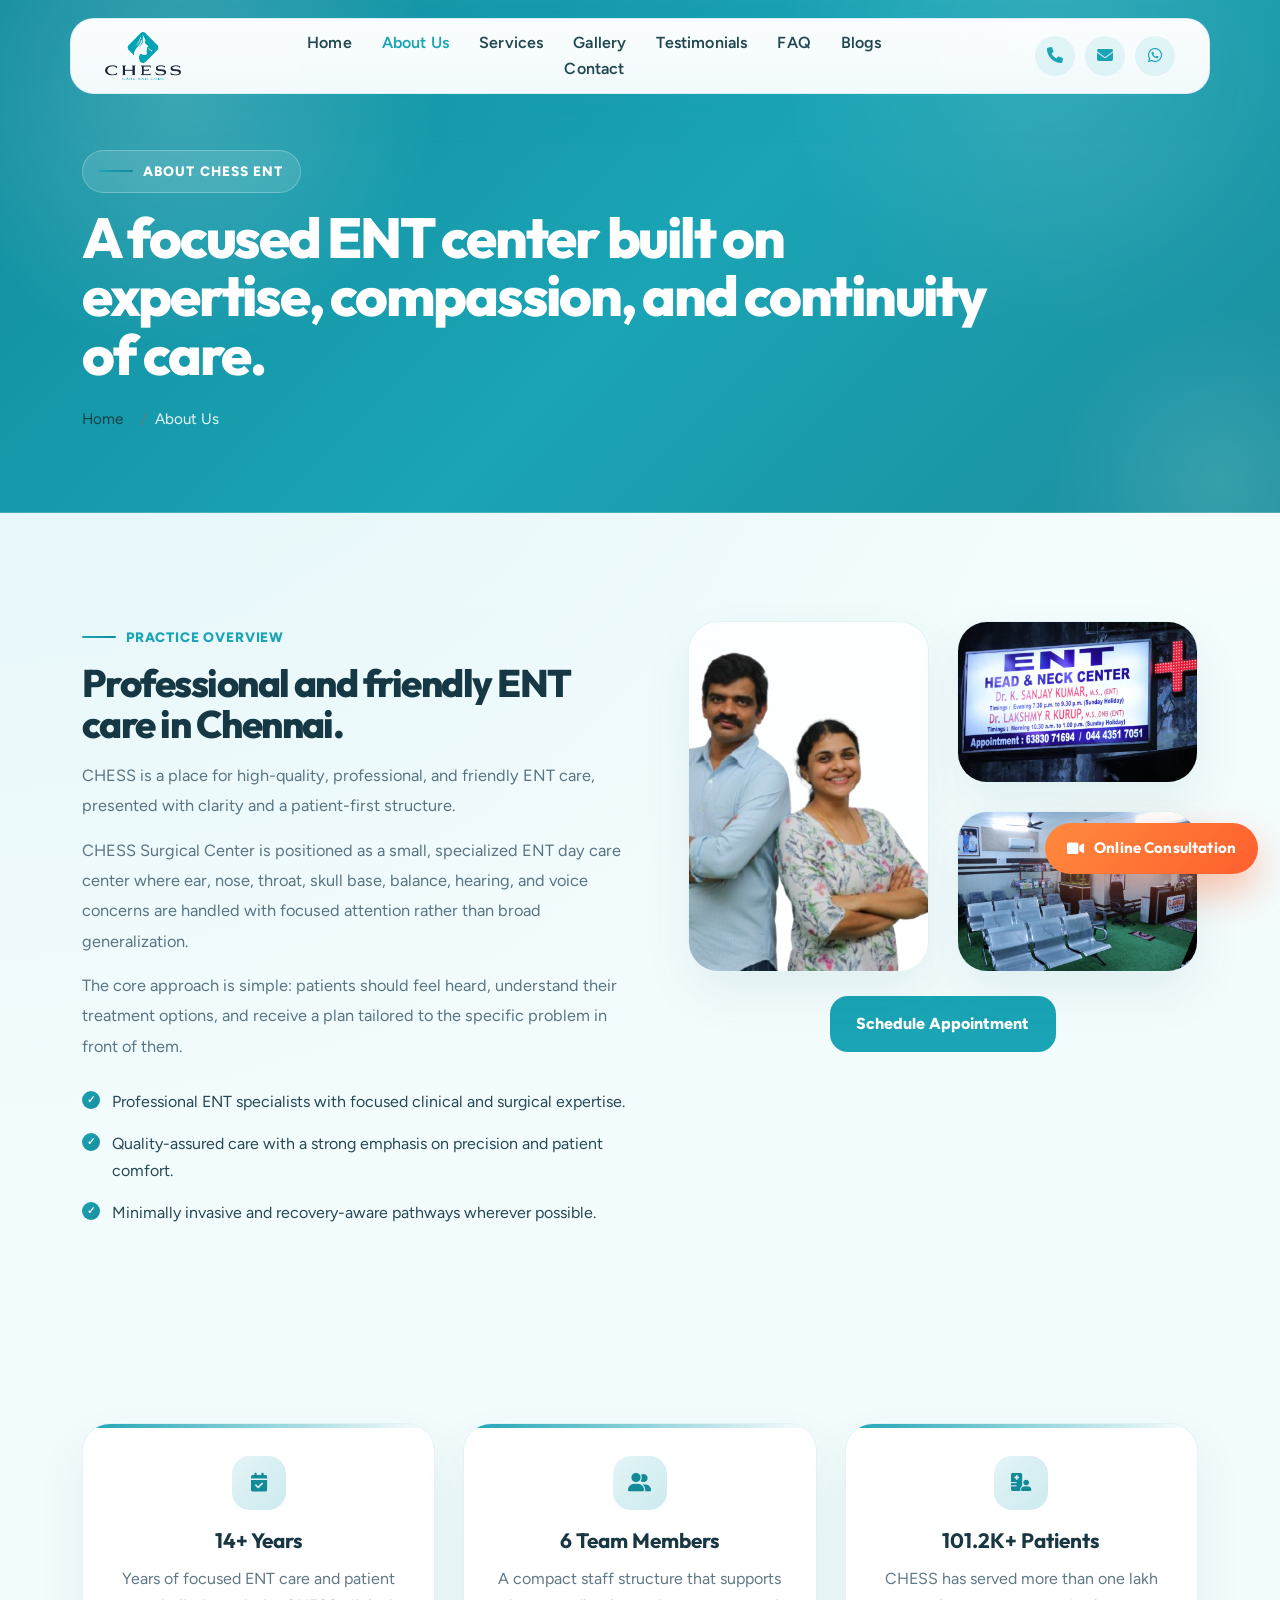
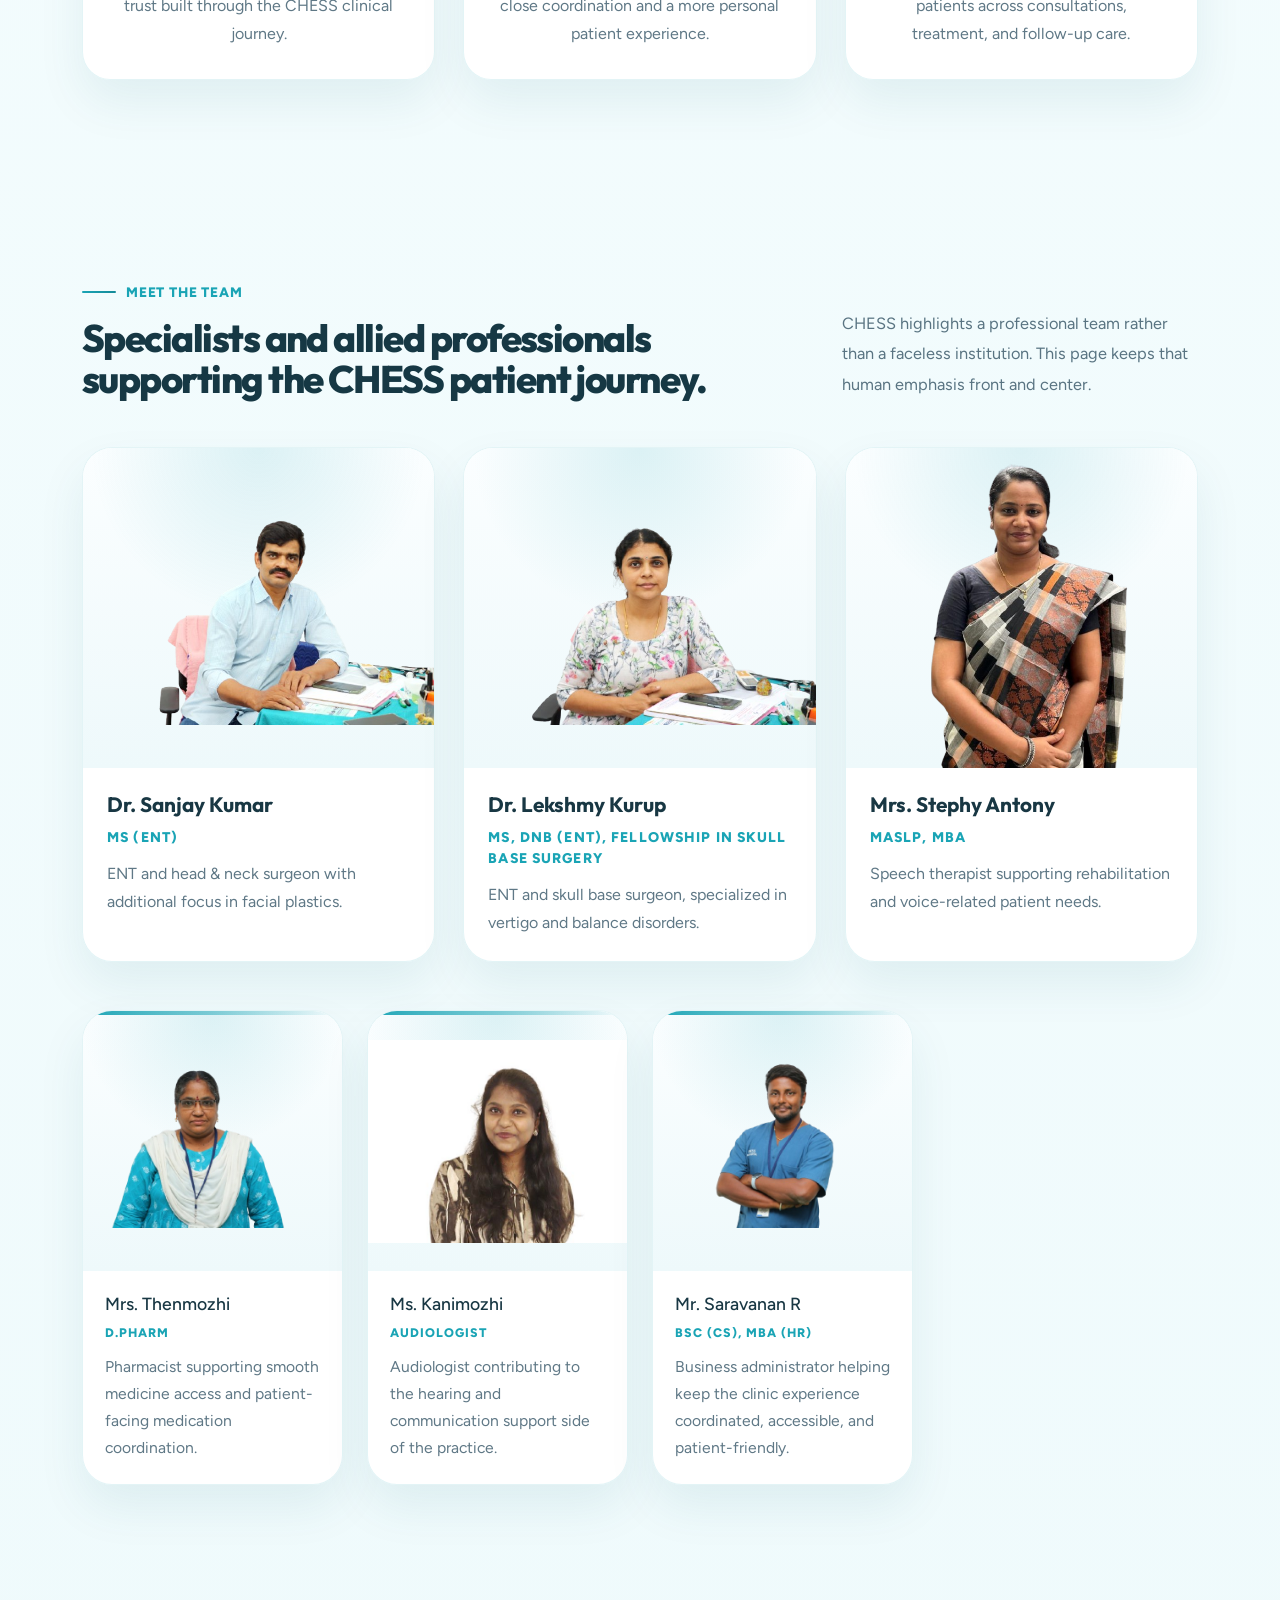
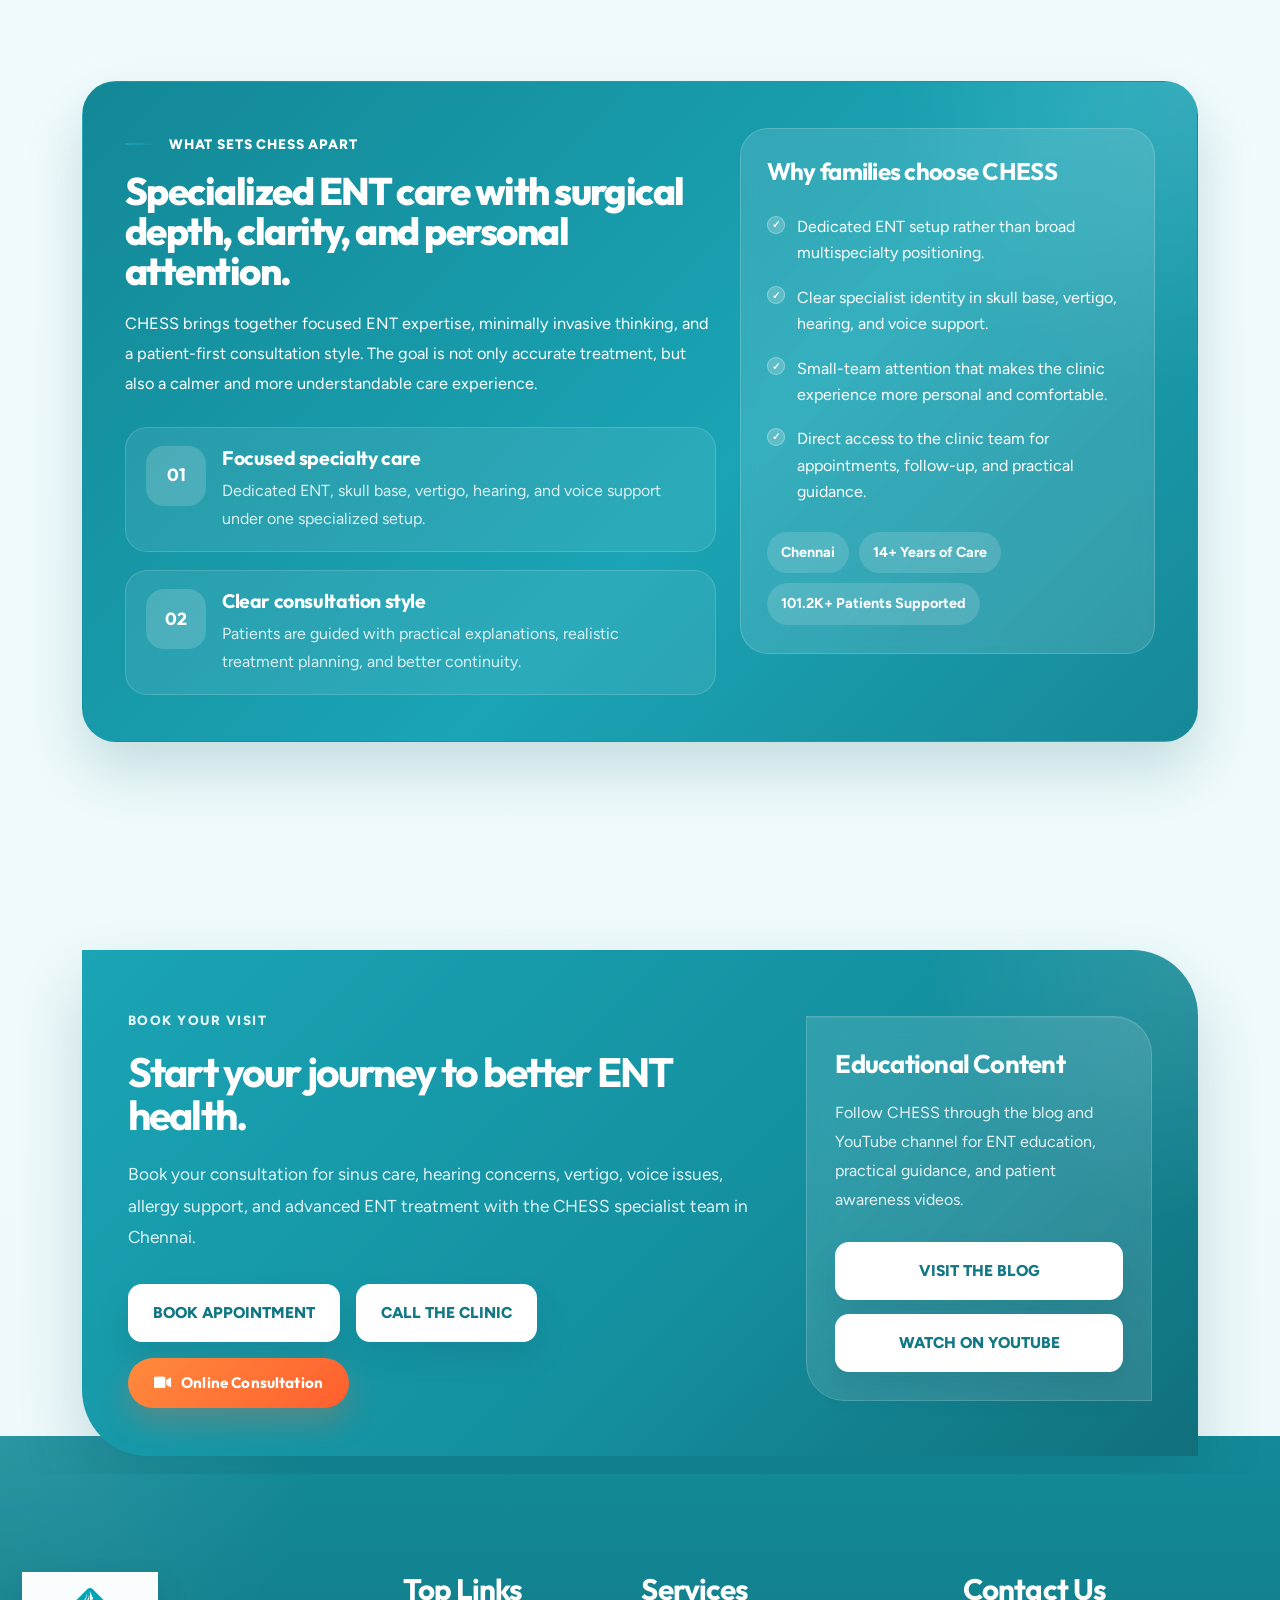
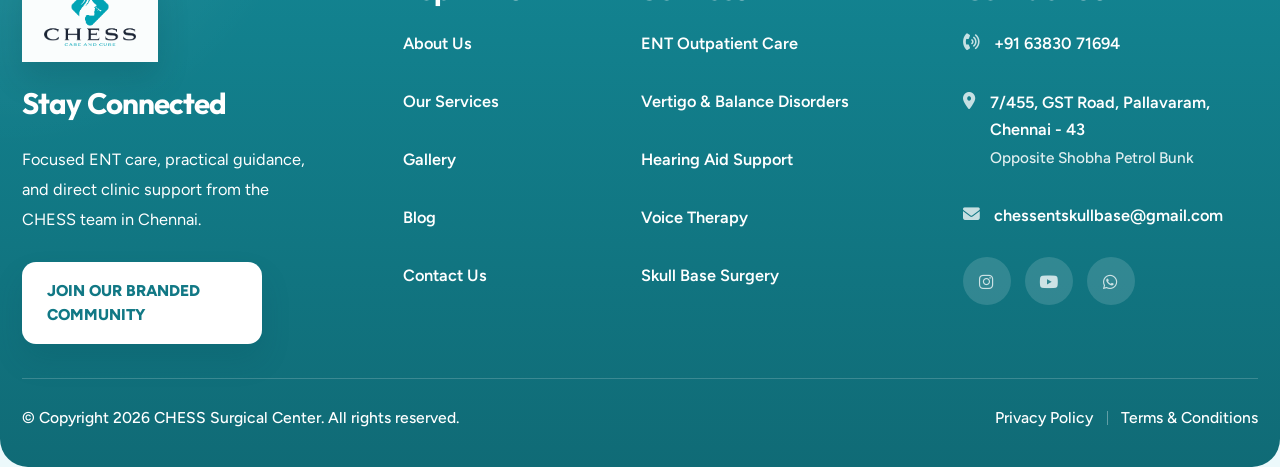
<file: about.html>
<!DOCTYPE html>
<html lang="en">
<head>
  <meta charset="UTF-8">
  <meta name="viewport" content="width=device-width, initial-scale=1.0">
  <title>About CHESS ENT | CHESS Surgical Center</title>
  <meta name="description" content="Learn about CHESS ENT in Chennai, including the specialist team, patient-first approach, and focused ENT care philosophy of CHESS Surgical Center.">
  <link rel="icon" href="assets/img/chessent/logo.png" type="image/png">
  <link rel="stylesheet" href="assets/css/plugins/bootstrap.min.css">
  <link rel="stylesheet" href="assets/css/plugins/fontawesome.css">
  <link rel="stylesheet" href="assets/css/plugins/owlcarousel.min.css">
  <link rel="stylesheet" href="assets/css/plugins/magnific-popup.css">
  <link rel="stylesheet" href="assets/css/plugins/nice-select.css">
  <link rel="stylesheet" href="assets/css/plugins/aos.css">
  <link rel="stylesheet" href="assets/css/main.css">
  <link rel="stylesheet" href="assets/css/chessent.css">
</head>
<body class="homepage8-body chessent-site chessent-index chessent-inner-page">
  <div class="chessent-preloader" data-chessent-preloader aria-hidden="true">
    <div class="chessent-preloader__panel">
      <div class="chessent-preloader__visual">
        <svg class="chessent-preloader__svg" viewBox="0 0 240 240" xmlns="http://www.w3.org/2000/svg" role="presentation">
          <defs>
            <linearGradient id="chessent-loader-gradient" x1="36" y1="36" x2="204" y2="204" gradientUnits="userSpaceOnUse">
              <stop offset="0%" stop-color="#1aa4b5"></stop>
              <stop offset="100%" stop-color="#117684"></stop>
            </linearGradient>
            <clipPath id="chessent-loader-logo-clip">
              <circle cx="120" cy="120" r="40"></circle>
            </clipPath>
          </defs>
          <circle class="chessent-preloader__orbit chessent-preloader__orbit--outer" cx="120" cy="120" r="92" stroke="url(#chessent-loader-gradient)"></circle>
          <circle class="chessent-preloader__orbit chessent-preloader__orbit--inner" cx="120" cy="120" r="74"></circle>
          <path class="chessent-preloader__pulse" d="M40 124h34l16-28 27 50 20-31 16 9h47"></path>
          <g class="chessent-preloader__logo-mark">
            <circle class="chessent-preloader__logo-disc" cx="120" cy="120" r="50"></circle>
            <image class="chessent-preloader__logo-image" href="assets/img/chessent/logo.png" x="24" y="82" width="192" height="120" clip-path="url(#chessent-loader-logo-clip)" preserveAspectRatio="xMidYMid meet"></image>
          </g>
        </svg>
      </div>
      <p class="chessent-preloader__eyebrow">CHESS Surgical Center</p>
      <p class="chessent-preloader__copy">Preparing your visit<span></span></p>
    </div>
  </div>
  <header class="vl-header-area vl-transparent-header">
    <div class="container">
      <div class="row align-items-center row-bg1">
        <div class="col-lg-2 col-7">
          <div class="vl-logo">
            <a href="index.html" aria-label="CHESS Surgical Center">
              <img src="assets/img/chessent/logo.png" alt="CHESS Surgical Center logo">
            </a>
          </div>
        </div>
        <div class="col-lg-7 d-none d-lg-block">
          <div class="vl-main-menu text-center">
            <nav class="vl-mobile-menu-active">
              <ul>
                <li><a href="index.html">Home</a></li>
                <li><a href="about.html" class="nav-link active">About Us</a></li>
                <li><a href="services.html">Services</a></li>
                <li><a href="Gallery.html">Gallery</a></li>
                <li><a href="testimonial.html">Testimonials</a></li>
                <li><a href="faq.html">FAQ</a></li>
                <li><a href="https://drksk.exlyapp.com/blog" target="_blank" rel="noopener noreferrer">Blogs</a></li>
                <li><a href="contact.html">Contact</a></li>
              </ul>
            </nav>
          </div>
        </div>
        <div class="col-lg-3 col-5">
          <div class="vl-hero-btn d-none d-lg-block">
            <div class="btn-area1 text-end">
              <ul>
                <li><a href="tel:+916383071694" aria-label="Call CHESS Surgical Center"><i class="fa-solid fa-phone"></i></a></li>
                <li><a href="mailto:chessentskullbase@gmail.com" aria-label="Email CHESS Surgical Center"><i class="fa-solid fa-envelope"></i></a></li>
                <li><a href="https://wa.me/916383071694" target="_blank" rel="noopener noreferrer" aria-label="WhatsApp CHESS Surgical Center"><i class="fa-brands fa-whatsapp"></i></a></li>
              </ul>
            </div>
          </div>
          <div class="vl-header-action-item d-lg-none">
            <button class="vl-offcanvas-toggle" type="button" aria-label="Open menu">
              <i class="fa-solid fa-bars-staggered"></i>
            </button>
          </div>
        </div>
      </div>
    </div>
  </header>

  <div class="vl-offcanvas">
    <div class="vl-offcanvas-header d-flex align-items-center justify-content-between mb-30">
      <div class="vl-offcanvas-logo-wrap">
        <img class="vl-offcanvas-logo" src="assets/img/chessent/logo.png" alt="CHESS Surgical Center logo">
      </div>
      <div class="vl-offcanvas-close">
        <button class="vl-offcanvas-close-toggle" type="button" aria-label="Close menu">
          <i class="fa-solid fa-xmark"></i>
        </button>
      </div>
    </div>
    <div class="vl-offcanvas-menu mb-40">
      <nav></nav>
    </div>
    <div class="vl-offcanvas-info mb-30">
      <span><a href="tel:+916383071694"><i class="fa-solid fa-phone"></i> +91 63830 71694</a></span>
      <span><a href="tel:+917449220100"><i class="fa-solid fa-phone-volume"></i> +91 74492 20100</a></span>
      <span><a href="mailto:chessentskullbase@gmail.com"><i class="fa-solid fa-envelope"></i> chessentskullbase@gmail.com</a></span>
      <span><a href="contact.html"><i class="fa-solid fa-location-dot"></i> 7/455, GST Road, Pallavaram, Chennai - 43</a></span>
    </div>
    <div class="jyoti-community-card chessent-offcanvas-card">
      <h3>Focused ENT care with direct access to the clinic team.</h3>
      <p>Calling time is 10 AM to 10 PM. Book appointments quickly through phone or WhatsApp.</p>
      <a class="jyoti-community-btn chessent-community-btn" href="https://wa.me/916383071694" target="_blank" rel="noopener noreferrer">Book Appointment on WhatsApp</a>
      <a class="chessent-cta-online-btn chessent-offcanvas-online-btn" href="https://drksk.exlyapp.com/7648fef9-ce8d-4b00-85bf-c547a57aedb8" target="_blank" rel="noopener noreferrer"><i class="fa-solid fa-video"></i> Online Consultation</a>
    </div>
  </div>
  <div class="vl-offcanvas-overlay"></div>

  <main>
    <section class="page-hero">
      <div class="container">
        <span class="section-kicker text-white">About CHESS ENT</span>
        <h1 class="section-heading text-white">A focused ENT center built on expertise, compassion, and continuity of care.</h1>
        <nav aria-label="breadcrumb">
          <ol class="breadcrumb mb-0">
            <li class="breadcrumb-item"><a href="index.html">Home</a></li>
            <li class="breadcrumb-item active text-white" aria-current="page">About Us</li>
          </ol>
        </nav>
      </div>
    </section>

    <section class="section-space">
      <div class="container">
        <div class="split-panel">
          <div>
            <span class="section-kicker">Practice Overview</span>
            <h2 class="section-heading">Professional and friendly ENT care in Chennai.</h2>
            <div class="section-copy mt-3">
              <p>CHESS is a place for high-quality, professional, and friendly ENT care, presented with clarity and a patient-first structure.</p>
              <p>CHESS Surgical Center is positioned as a small, specialized ENT day care center where ear, nose, throat, skull base, balance, hearing, and voice concerns are handled with focused attention rather than broad generalization.</p>
              <p>The core approach is simple: patients should feel heard, understand their treatment options, and receive a plan tailored to the specific problem in front of them.</p>
            </div>
            <ul class="check-list list-unstyled">
              <li>Professional ENT specialists with focused clinical and surgical expertise.</li>
              <li>Quality-assured care with a strong emphasis on precision and patient comfort.</li>
              <li>Minimally invasive and recovery-aware pathways wherever possible.</li>
            </ul>
          </div>
          <div>
            <div class="mosaic-grid">
              <div class="media-shell"><img src="assets/img/chessent/about-team.png" alt="CHESS practice visual"></div>
              <div class="media-shell"><img src="assets/img/chessent/gallery-2.jpg" alt="CHESS doctors"></div>
              <div class="media-shell"><img src="assets/img/chessent/gallery-6.jpg" alt="CHESS clinic space"></div>
            </div>
            <div class="about-image-cta">
              <a class="btn-brand" href="https://docs.google.com/forms/d/e/1FAIpQLSdbThxPCA3OmnQGDK2QUruDE75adWVaq2bn9YkKVHi5Rb8_4w/viewform" target="_blank" rel="noopener noreferrer">Schedule Appointment</a>
            </div>
          </div>
        </div>
      </div>
    </section>

    <section class="section-space-sm">
      <div class="container">
        <div class="value-stack">
          <article class="surface-card text-center">
            <div class="icon-chip mx-auto"><i class="fa-solid fa-calendar-check"></i></div>
            <h3>14+ Years</h3>
            <p>Years of focused ENT care and patient trust built through the CHESS clinical journey.</p>
          </article>
          <article class="surface-card text-center">
            <div class="icon-chip mx-auto"><i class="fa-solid fa-user-group"></i></div>
            <h3>6 Team Members</h3>
            <p>A compact staff structure that supports close coordination and a more personal patient experience.</p>
          </article>
          <article class="surface-card text-center">
            <div class="icon-chip mx-auto"><i class="fa-solid fa-hospital-user"></i></div>
            <h3>101.2K+ Patients</h3>
            <p>CHESS has served more than one lakh patients across consultations, treatment, and follow-up care.</p>
          </article>
        </div>
      </div>
    </section>

    <section class="section-space">
      <div class="container">
        <div class="row align-items-end g-4">
          <div class="col-lg-8">
            <span class="section-kicker">Meet the Team</span>
            <h2 class="section-heading">Specialists and allied professionals supporting the CHESS patient journey.</h2>
          </div>
          <div class="col-lg-4">
            <div class="section-copy">
              <p>CHESS highlights a professional team rather than a faceless institution. This page keeps that human emphasis front and center.</p>
            </div>
          </div>
        </div>
        <div class="team-grid mt-5">
          <article class="team-card">
            <img src="assets/img/chessent/dr-sanjay.png" alt="Dr. Sanjay Kumar">
            <div class="team-card-body">
              <h3>Dr. Sanjay Kumar</h3>
              <span class="team-role">MS (ENT)</span>
              <div class="team-meta">ENT and head &amp; neck surgeon with additional focus in facial plastics.</div>
            </div>
          </article>
          <article class="team-card">
            <img src="assets/img/chessent/dr-lekshmy.png" alt="Dr. Lekshmy Kurup">
            <div class="team-card-body">
              <h3>Dr. Lekshmy Kurup</h3>
              <span class="team-role">MS, DNB (ENT), Fellowship in Skull Base Surgery</span>
              <div class="team-meta">ENT and skull base surgeon, specialized in vertigo and balance disorders.</div>
            </div>
          </article>
          <article class="team-card">
            <img src="assets/img/chessent/stephy-antony.png" alt="Mrs. Stephy Antony">
            <div class="team-card-body">
              <h3>Mrs. Stephy Antony</h3>
              <span class="team-role">MASLP, MBA</span>
              <div class="team-meta">Speech therapist supporting rehabilitation and voice-related patient needs.</div>
            </div>
          </article>
        </div>

        <div class="support-grid mt-5">
          <article class="support-card team-support-card">
            <img src="assets/img/chessent/thenmozhi.png" alt="Mrs. Thenmozhi">
            <div class="team-card-body">
              <h3>Mrs. Thenmozhi</h3>
              <span class="team-role">D.Pharm</span>
              <p>Pharmacist supporting smooth medicine access and patient-facing medication coordination.</p>
            </div>
          </article>
          <article class="support-card team-support-card">
            <img src="assets/img/chessent/kanimozhi.jpeg" alt="Ms. Kanimozhi">
            <div class="team-card-body">
              <h3>Ms. Kanimozhi</h3>
              <span class="team-role">Audiologist</span>
              <p>Audiologist contributing to the hearing and communication support side of the practice.</p>
            </div>
          </article>
          <article class="support-card team-support-card">
            <img src="assets/img/chessent/saravanan-r.png" alt="Mr. Saravanan R">
            <div class="team-card-body">
              <h3>Mr. Saravanan R</h3>
              <span class="team-role">BSc (CS), MBA (HR)</span>
              <p>Business administrator helping keep the clinic experience coordinated, accessible, and patient-friendly.</p>
            </div>
          </article>
        </div>
      </div>
    </section>

    <section class="section-space-sm">
      <div class="container">
        <div class="contact-strip chessent-why-strip">
          <div class="row g-4 align-items-start">
            <div class="col-lg-7">
              <span class="section-kicker text-white">What Sets CHESS Apart</span>
              <h2 class="section-heading text-white">Specialized ENT care with surgical depth, clarity, and personal attention.</h2>
              <div class="section-copy mt-3">
                <p>CHESS brings together focused ENT expertise, minimally invasive thinking, and a patient-first consultation style. The goal is not only accurate treatment, but also a calmer and more understandable care experience.</p>
              </div>
              <div class="chessent-why-points">
                <article class="chessent-why-point">
                  <span class="chessent-why-point-number">01</span>
                  <div>
                    <h3>Focused specialty care</h3>
                    <p>Dedicated ENT, skull base, vertigo, hearing, and voice support under one specialized setup.</p>
                  </div>
                </article>
                <article class="chessent-why-point">
                  <span class="chessent-why-point-number">02</span>
                  <div>
                    <h3>Clear consultation style</h3>
                    <p>Patients are guided with practical explanations, realistic treatment planning, and better continuity.</p>
                  </div>
                </article>
              </div>
            </div>
            <div class="col-lg-5">
              <div class="chessent-why-panel">
                <h3>Why families choose CHESS</h3>
                <ul class="check-list list-unstyled mb-0">
                  <li>Dedicated ENT setup rather than broad multispecialty positioning.</li>
                  <li>Clear specialist identity in skull base, vertigo, hearing, and voice support.</li>
                  <li>Small-team attention that makes the clinic experience more personal and comfortable.</li>
                  <li>Direct access to the clinic team for appointments, follow-up, and practical guidance.</li>
                </ul>
                <div class="chessent-why-tags">
                  <span>Chennai</span>
                  <span>14+ Years of Care</span>
                  <span>101.2K+ Patients Supported</span>
                </div>
              </div>
            </div>
          </div>
        </div>
      </div>
    </section>

    <section class="chessent-footer-cta-section">
      <div class="container">
        <div class="chessent-footer-cta-shell">
          <div class="chessent-footer-cta-main">
            <span class="chessent-footer-cta-kicker">Book Your Visit</span>
            <h2>Start your journey to better ENT health.</h2>
            <p>Book your consultation for sinus care, hearing concerns, vertigo, voice issues, allergy support, and advanced ENT treatment with the CHESS specialist team in Chennai.</p>
            <div class="chessent-footer-cta-actions">
              <a href="https://docs.google.com/forms/d/e/1FAIpQLSdbThxPCA3OmnQGDK2QUruDE75adWVaq2bn9YkKVHi5Rb8_4w/viewform" class="chessent-cta-light-btn" target="_blank" rel="noopener noreferrer">Book Appointment</a>
              <a href="tel:+916383071694" class="chessent-cta-accent-btn">Call the Clinic</a>
              <a href="https://drksk.exlyapp.com/7648fef9-ce8d-4b00-85bf-c547a57aedb8" class="chessent-cta-online-btn" target="_blank" rel="noopener noreferrer"><i class="fa-solid fa-video"></i> Online Consultation</a>
            </div>
          </div>
          <aside class="chessent-footer-cta-side">
            <h3>Educational Content</h3>
            <p>Follow CHESS through the blog and YouTube channel for ENT education, practical guidance, and patient awareness videos.</p>
            <div class="chessent-footer-cta-side-actions">
              <a href="https://drksk.exlyapp.com/blog" target="_blank" rel="noopener noreferrer">Visit the Blog</a>
              <a href="https://youtube.com/@chessentsurgicalcenter?si=B1ahD-DHLv05s_jC" target="_blank" rel="noopener noreferrer">Watch on YouTube</a>
            </div>
          </aside>
        </div>
      </div>
    </section>
  <a href="https://drksk.exlyapp.com/7648fef9-ce8d-4b00-85bf-c547a57aedb8" class="chessent-cta-online-btn chessent-online-floating" target="_blank" rel="noopener noreferrer" aria-label="Book online consultation"><i class="fa-solid fa-video"></i><span class="chessent-online-floating__label">Online Consultation</span></a>
  </main>

  <footer class="vl-footer6-section-area">
    <div class="container">
      <div class="chessent-footer-grid">
        <div class="chessent-footer-brand">
          <div class="chessent-footer-logo-badge">
            <img src="assets/img/chessent/logo.png" alt="CHESS Surgical Center logo">
          </div>
          <h3>Stay Connected</h3>
          <p>Focused ENT care, practical guidance, and direct clinic support from the CHESS team in Chennai.</p>
          <a class="chessent-footer-join-btn" href="https://drksk.exlyapp.com/f19cac8b-d568-4418-a63f-c0035a0ec953" target="_blank" rel="noopener noreferrer">Join Our Branded Community</a>
        </div>
        <div class="chessent-footer-links">
          <h3>Top Links</h3>
          <ul class="list-unstyled">
            <li><a href="about.html">About Us</a></li>
            <li><a href="services.html">Our Services</a></li>
            <li><a href="Gallery.html">Gallery</a></li>
            <li><a href="https://drksk.exlyapp.com/blog" target="_blank" rel="noopener noreferrer">Blog</a></li>
            <li><a href="contact.html">Contact Us</a></li>
          </ul>
        </div>
        <div class="chessent-footer-links">
          <h3>Services</h3>
          <ul class="list-unstyled">
            <li><a href="services.html">ENT Outpatient Care</a></li>
            <li><a href="services.html">Vertigo &amp; Balance Disorders</a></li>
            <li><a href="services.html">Hearing Aid Support</a></li>
            <li><a href="services.html">Voice Therapy</a></li>
            <li><a href="services.html">Skull Base Surgery</a></li>
          </ul>
        </div>
        <div class="chessent-footer-contact">
          <h3>Contact Us</h3>
          <ul class="list-unstyled">
            <li><i class="fa-solid fa-phone-volume"></i><a href="tel:+916383071694">+91 63830 71694</a></li>
            <li><i class="fa-solid fa-location-dot"></i><a href="contact.html">7/455, GST Road, Pallavaram, Chennai - 43<br><span class="chessent-address-landmark">Opposite Shobha Petrol Bunk</span></a></li>
            <li><i class="fa-solid fa-envelope"></i><a href="mailto:chessentskullbase@gmail.com">chessentskullbase@gmail.com</a></li>
          </ul>
          <ul class="social-links list-unstyled">
            <li><a href="https://www.instagram.com/chess_entsurgicalcenter/" target="_blank" rel="noopener noreferrer" aria-label="Instagram"><i class="fa-brands fa-instagram"></i></a></li>
            <li><a href="https://youtube.com/@chessentsurgicalcenter?si=B1ahD-DHLv05s_jC" target="_blank" rel="noopener noreferrer" aria-label="YouTube"><i class="fa-brands fa-youtube"></i></a></li>
            <li><a href="https://wa.me/916383071694" target="_blank" rel="noopener noreferrer" aria-label="WhatsApp"><i class="fa-brands fa-whatsapp"></i></a></li>
          </ul>
        </div>
      </div>
      <div class="chessent-footer-bottom">
        <span>© Copyright 2026 CHESS Surgical Center. All rights reserved.</span>
        <div class="chessent-footer-bottom-links">
          <a href="contact.html">Privacy Policy</a>
          <a href="contact.html">Terms &amp; Conditions</a>
        </div>
      </div>
    </div>
  </footer>

  <script src="assets/js/plugins/jquery-3-7-1.min.js"></script>
  <script src="assets/js/plugins/bootstrap.min.js"></script>
  <script src="assets/js/plugins/waypoints.js"></script>
  <script src="assets/js/plugins/counter.js"></script>
  <script src="assets/js/plugins/owlcarousel.min.js"></script>
  <script src="assets/js/plugins/magnific-popup.js"></script>
  <script src="assets/js/plugins/nice-select.js"></script>
  <script src="assets/js/plugins/aos.js"></script>
  <script src="assets/js/main.js"></script>
  <script src="assets/js/chessent.js"></script>
</body>
</html>
</file>
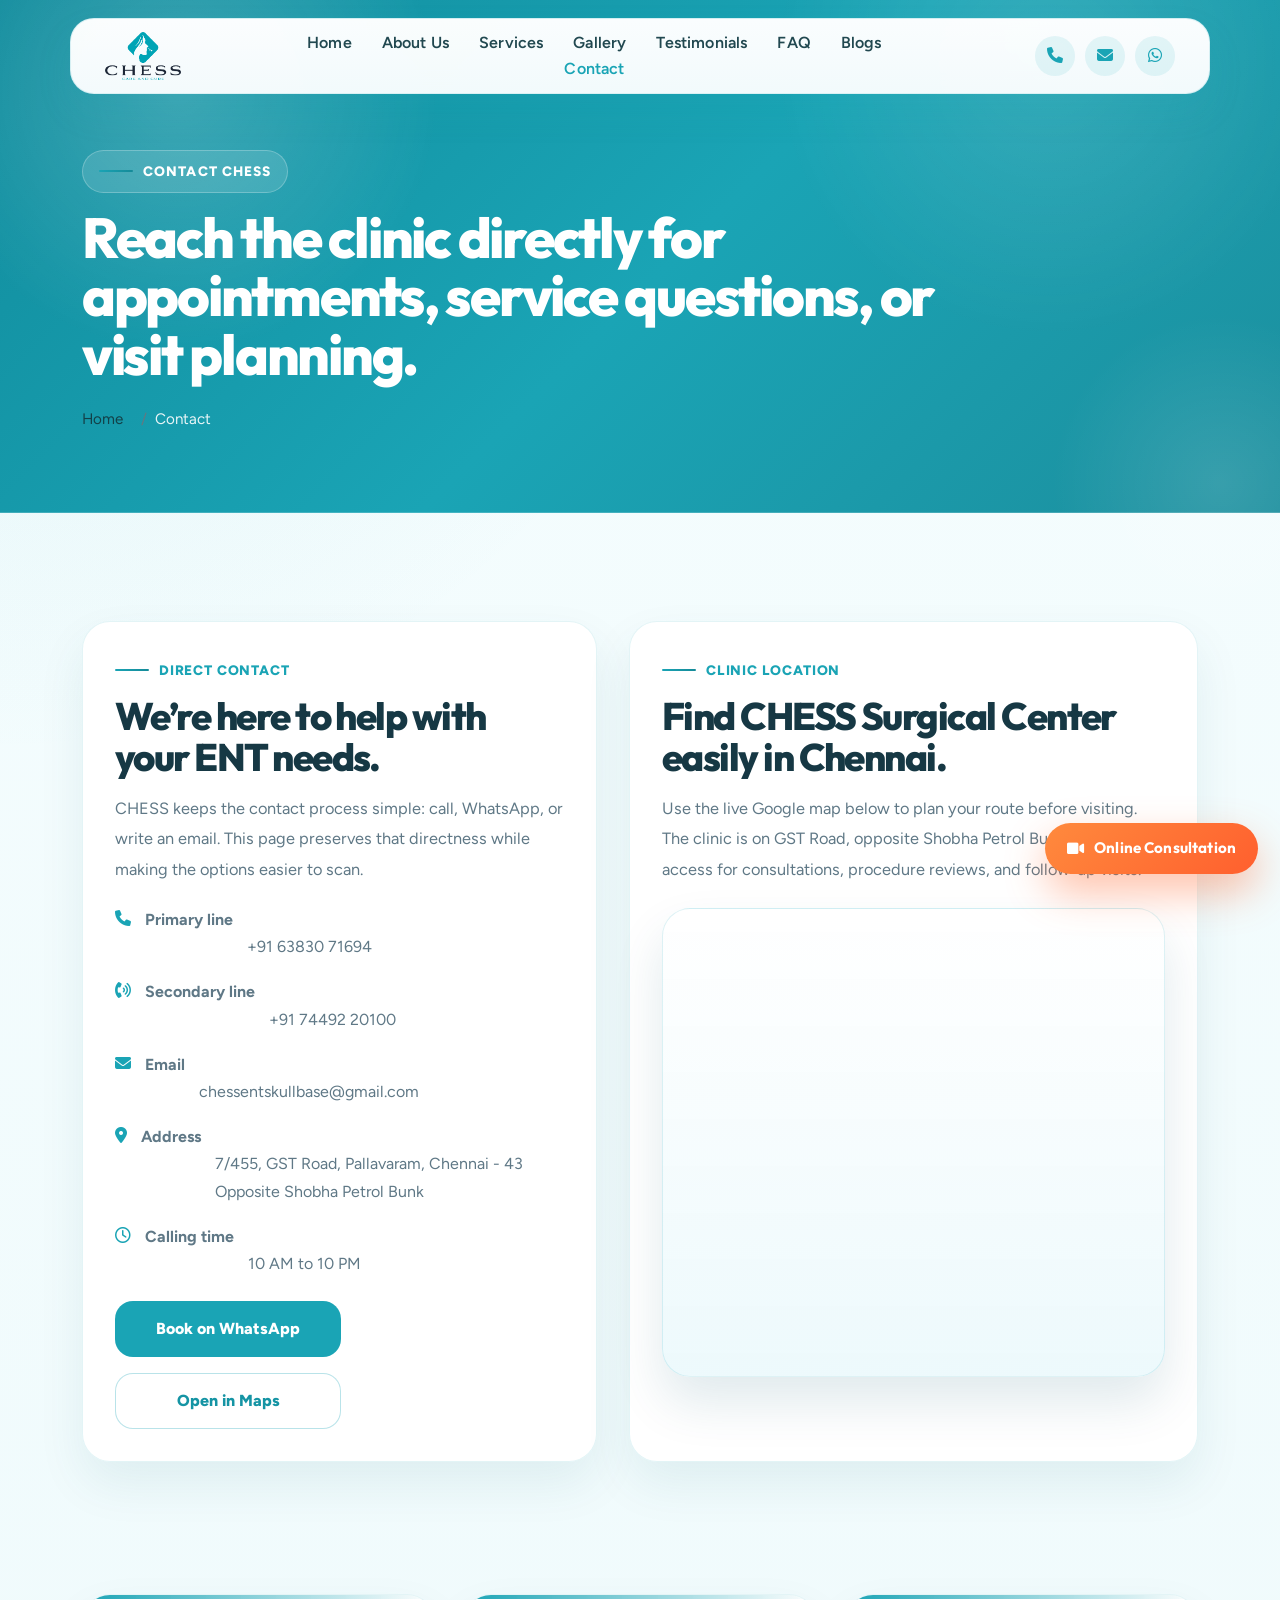
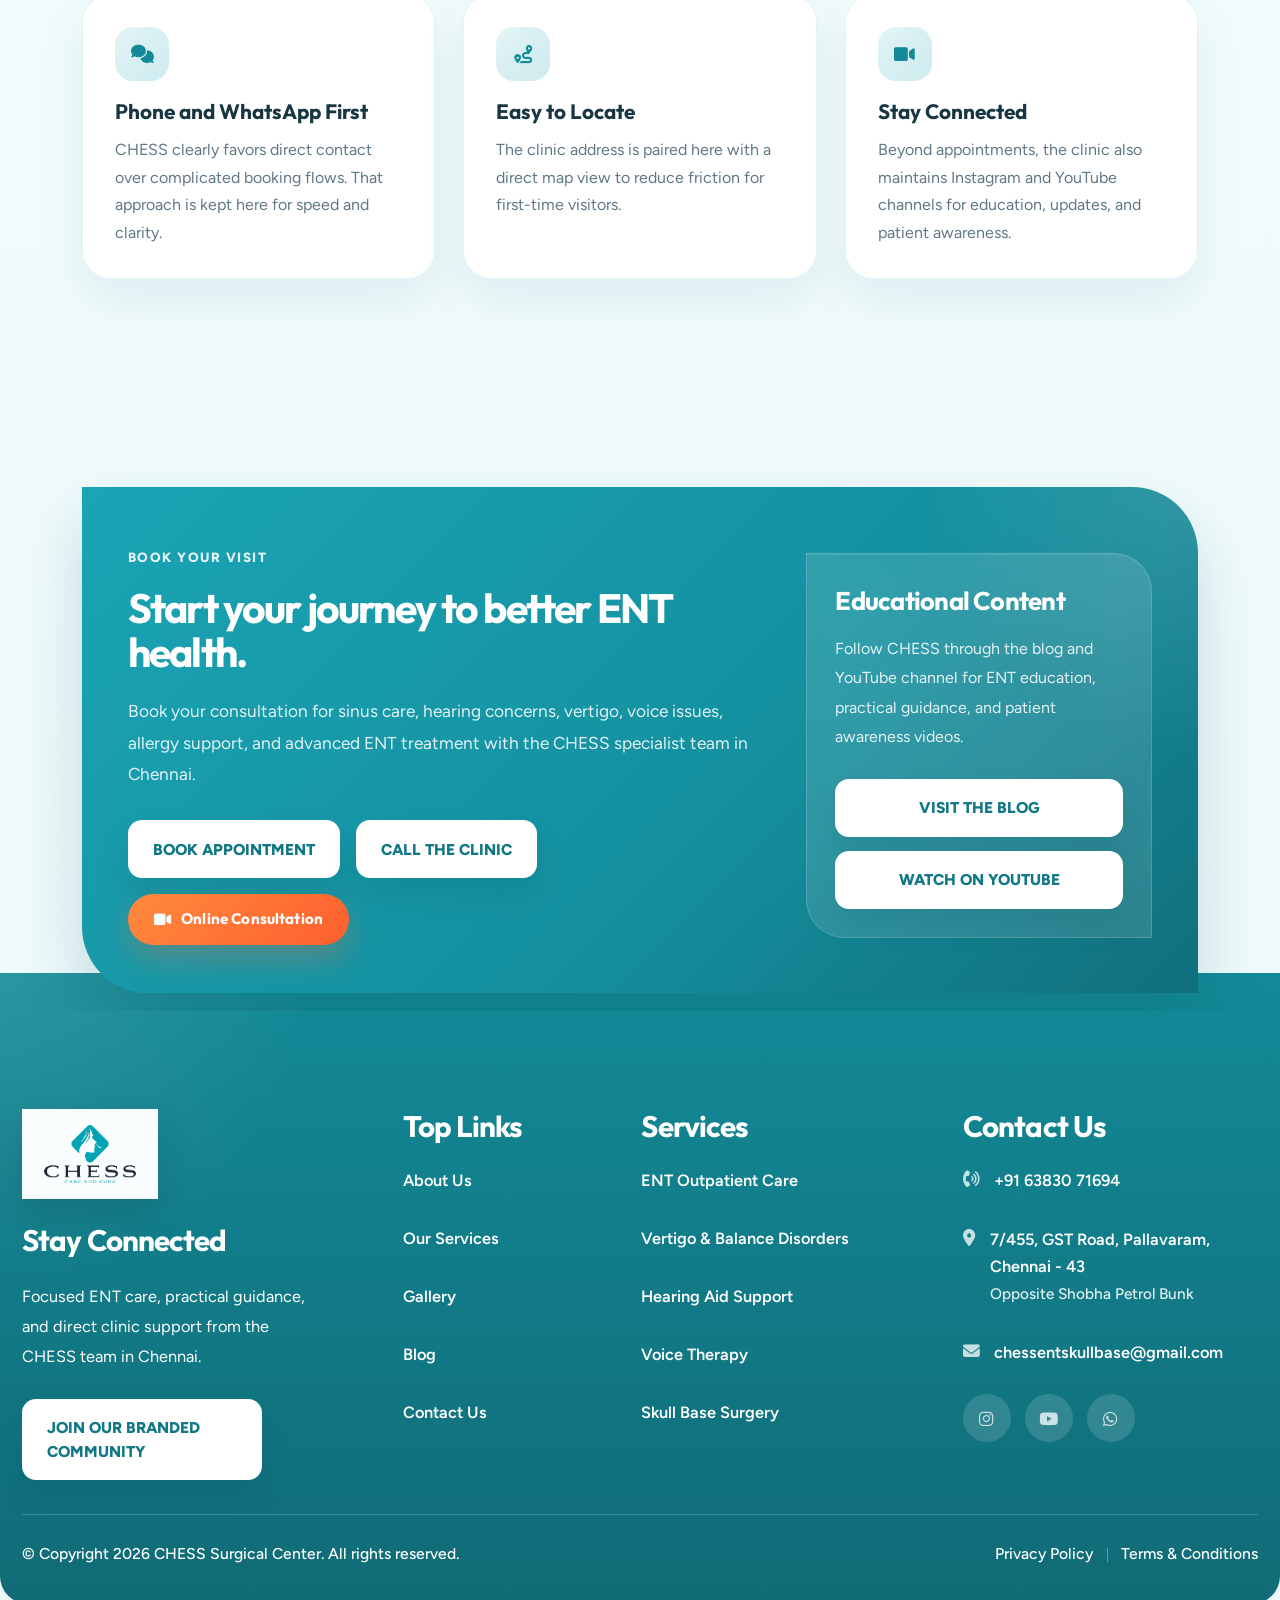
<file: contact.html>
<!DOCTYPE html>
<html lang="en">
<head>
  <meta charset="UTF-8">
  <meta name="viewport" content="width=device-width, initial-scale=1.0">
  <title>Contact CHESS Surgical Center | Chennai</title>
  <meta name="description" content="Contact CHESS Surgical Center in Chennai for appointments, consultation requests, service enquiries, and direct clinic support by call, WhatsApp, or email.">
  <link rel="icon" href="assets/img/chessent/logo.png" type="image/png">
  <link rel="stylesheet" href="assets/css/plugins/bootstrap.min.css">
  <link rel="stylesheet" href="assets/css/plugins/fontawesome.css">
  <link rel="stylesheet" href="assets/css/plugins/owlcarousel.min.css">
  <link rel="stylesheet" href="assets/css/plugins/magnific-popup.css">
  <link rel="stylesheet" href="assets/css/plugins/nice-select.css">
  <link rel="stylesheet" href="assets/css/plugins/aos.css">
  <link rel="stylesheet" href="assets/css/main.css">
  <link rel="stylesheet" href="assets/css/chessent.css">
</head>
<body class="homepage8-body chessent-site chessent-index chessent-inner-page">
  <div class="chessent-preloader" data-chessent-preloader aria-hidden="true">
    <div class="chessent-preloader__panel">
      <div class="chessent-preloader__visual">
        <svg class="chessent-preloader__svg" viewBox="0 0 240 240" xmlns="http://www.w3.org/2000/svg" role="presentation">
          <defs>
            <linearGradient id="chessent-loader-gradient" x1="36" y1="36" x2="204" y2="204" gradientUnits="userSpaceOnUse">
              <stop offset="0%" stop-color="#1aa4b5"></stop>
              <stop offset="100%" stop-color="#117684"></stop>
            </linearGradient>
            <clipPath id="chessent-loader-logo-clip">
              <circle cx="120" cy="120" r="40"></circle>
            </clipPath>
          </defs>
          <circle class="chessent-preloader__orbit chessent-preloader__orbit--outer" cx="120" cy="120" r="92" stroke="url(#chessent-loader-gradient)"></circle>
          <circle class="chessent-preloader__orbit chessent-preloader__orbit--inner" cx="120" cy="120" r="74"></circle>
          <path class="chessent-preloader__pulse" d="M40 124h34l16-28 27 50 20-31 16 9h47"></path>
          <g class="chessent-preloader__logo-mark">
            <circle class="chessent-preloader__logo-disc" cx="120" cy="120" r="50"></circle>
            <image class="chessent-preloader__logo-image" href="assets/img/chessent/logo.png" x="24" y="82" width="192" height="120" clip-path="url(#chessent-loader-logo-clip)" preserveAspectRatio="xMidYMid meet"></image>
          </g>
        </svg>
      </div>
      <p class="chessent-preloader__eyebrow">CHESS Surgical Center</p>
      <p class="chessent-preloader__copy">Preparing your visit<span></span></p>
    </div>
  </div>
  <header class="vl-header-area vl-transparent-header">
    <div class="container">
      <div class="row align-items-center row-bg1">
        <div class="col-lg-2 col-7">
          <div class="vl-logo">
            <a href="index.html" aria-label="CHESS Surgical Center">
              <img src="assets/img/chessent/logo.png" alt="CHESS Surgical Center logo">
            </a>
          </div>
        </div>
        <div class="col-lg-7 d-none d-lg-block">
          <div class="vl-main-menu text-center">
            <nav class="vl-mobile-menu-active">
              <ul>
                <li><a href="index.html">Home</a></li>
                <li><a href="about.html">About Us</a></li>
                <li><a href="services.html">Services</a></li>
                <li><a href="Gallery.html">Gallery</a></li>
                <li><a href="testimonial.html">Testimonials</a></li>
                <li><a href="faq.html">FAQ</a></li>
                <li><a href="https://drksk.exlyapp.com/blog" target="_blank" rel="noopener noreferrer">Blogs</a></li>
                <li><a href="contact.html" class="nav-link active">Contact</a></li>
              </ul>
            </nav>
          </div>
        </div>
        <div class="col-lg-3 col-5">
          <div class="vl-hero-btn d-none d-lg-block">
            <div class="btn-area1 text-end">
              <ul>
                <li><a href="tel:+916383071694" aria-label="Call CHESS Surgical Center"><i class="fa-solid fa-phone"></i></a></li>
                <li><a href="mailto:chessentskullbase@gmail.com" aria-label="Email CHESS Surgical Center"><i class="fa-solid fa-envelope"></i></a></li>
                <li><a href="https://wa.me/916383071694" target="_blank" rel="noopener noreferrer" aria-label="WhatsApp CHESS Surgical Center"><i class="fa-brands fa-whatsapp"></i></a></li>
              </ul>
            </div>
          </div>
          <div class="vl-header-action-item d-lg-none">
            <button class="vl-offcanvas-toggle" type="button" aria-label="Open menu">
              <i class="fa-solid fa-bars-staggered"></i>
            </button>
          </div>
        </div>
      </div>
    </div>
  </header>

  <div class="vl-offcanvas">
    <div class="vl-offcanvas-header d-flex align-items-center justify-content-between mb-30">
      <div class="vl-offcanvas-logo-wrap">
        <img class="vl-offcanvas-logo" src="assets/img/chessent/logo.png" alt="CHESS Surgical Center logo">
      </div>
      <div class="vl-offcanvas-close">
        <button class="vl-offcanvas-close-toggle" type="button" aria-label="Close menu">
          <i class="fa-solid fa-xmark"></i>
        </button>
      </div>
    </div>
    <div class="vl-offcanvas-menu mb-40">
      <nav></nav>
    </div>
    <div class="vl-offcanvas-info mb-30">
      <span><a href="tel:+916383071694"><i class="fa-solid fa-phone"></i> +91 63830 71694</a></span>
      <span><a href="tel:+917449220100"><i class="fa-solid fa-phone-volume"></i> +91 74492 20100</a></span>
      <span><a href="mailto:chessentskullbase@gmail.com"><i class="fa-solid fa-envelope"></i> chessentskullbase@gmail.com</a></span>
      <span><a href="contact.html"><i class="fa-solid fa-location-dot"></i> 7/455, GST Road, Pallavaram, Chennai - 43</a></span>
    </div>
    <div class="jyoti-community-card chessent-offcanvas-card">
      <h3>Focused ENT care with direct access to the clinic team.</h3>
      <p>Calling time is 10 AM to 10 PM. Book appointments quickly through phone or WhatsApp.</p>
      <a class="jyoti-community-btn chessent-community-btn" href="https://wa.me/916383071694" target="_blank" rel="noopener noreferrer">Book Appointment on WhatsApp</a>
      <a class="chessent-cta-online-btn chessent-offcanvas-online-btn" href="https://drksk.exlyapp.com/7648fef9-ce8d-4b00-85bf-c547a57aedb8" target="_blank" rel="noopener noreferrer"><i class="fa-solid fa-video"></i> Online Consultation</a>
    </div>
  </div>
  <div class="vl-offcanvas-overlay"></div>

  <main>
    <section class="page-hero">
      <div class="container">
        <span class="section-kicker text-white">Contact CHESS</span>
        <h1 class="section-heading text-white">Reach the clinic directly for appointments, service questions, or visit planning.</h1>
        <nav aria-label="breadcrumb">
          <ol class="breadcrumb mb-0">
            <li class="breadcrumb-item"><a href="index.html">Home</a></li>
            <li class="breadcrumb-item active text-white" aria-current="page">Contact</li>
          </ol>
        </nav>
      </div>
    </section>

    <section class="section-space">
      <div class="container">
        <div class="contact-layout">
          <div class="contact-card">
            <span class="section-kicker">Direct Contact</span>
            <h2 class="section-heading" style="font-size: clamp(2rem, 3vw, 3rem);">We’re here to help with your ENT needs.</h2>
            <div class="section-copy mt-3">
              <p>CHESS keeps the contact process simple: call, WhatsApp, or write an email. This page preserves that directness while making the options easier to scan.</p>
            </div>
            <div class="contact-list">
              <a href="tel:+916383071694"><i class="fa-solid fa-phone"></i><span><strong>Primary line</strong><br>+91 63830 71694</span></a>
              <a href="tel:+917449220100"><i class="fa-solid fa-phone-volume"></i><span><strong>Secondary line</strong><br>+91 74492 20100</span></a>
              <a href="mailto:chessentskullbase@gmail.com"><i class="fa-solid fa-envelope"></i><span><strong>Email</strong><br>chessentskullbase@gmail.com</span></a>
              <span><i class="fa-solid fa-location-dot"></i><span><strong>Address</strong><br>7/455, GST Road, Pallavaram, Chennai - 43<br>Opposite Shobha Petrol Bunk</span></span>
              <span><i class="fa-regular fa-clock"></i><span><strong>Calling time</strong><br>10 AM to 10 PM</span></span>
            </div>
            <div class="hero-actions mt-4">
              <a class="btn-brand" href="https://wa.me/916383071694" target="_blank" rel="noopener noreferrer">Book on WhatsApp</a>
              <a class="btn-outline-brand" href="https://www.google.com/maps/place/CHESS+ENT+CENTER/@12.9657383,80.1455057,17z/data=!3m1!4b1!4m6!3m5!1s0x3a526785a5ee25a9:0xbcd606351ec67635!8m2!3d12.9657383!4d80.1480806!16s%2Fg%2F11t53hxw8d" target="_blank" rel="noopener noreferrer">Open in Maps</a>
            </div>
          </div>

          <div class="contact-card contact-map-card">
            <span class="section-kicker">Clinic Location</span>
            <h2 class="section-heading" style="font-size: clamp(2rem, 3vw, 3rem);">Find CHESS Surgical Center easily in Chennai.</h2>
            <div class="section-copy mt-3">
              <p>Use the live Google map below to plan your route before visiting. The clinic is on GST Road, opposite Shobha Petrol Bunk, with direct access for consultations, procedure reviews, and follow-up visits.</p>
            </div>
            <div class="map-shell contact-map-shell mt-4">
              <iframe src="https://www.google.com/maps?q=CHESS+ENT+CENTER,+7/455,+GST+Road,+Pallavaram,+Chennai+600043&amp;ll=12.9657383,80.1480806&amp;z=17&amp;output=embed" loading="lazy" referrerpolicy="no-referrer-when-downgrade" title="CHESS ENT Center location on Google Maps"></iframe>
            </div>
          </div>
        </div>
      </div>
    </section>

    <section class="section-space-sm contact-value-section">
      <div class="container">
        <div class="value-stack">
          <article class="surface-card">
            <div class="icon-chip"><i class="fa-solid fa-comments"></i></div>
            <h3>Phone and WhatsApp First</h3>
            <p>CHESS clearly favors direct contact over complicated booking flows. That approach is kept here for speed and clarity.</p>
          </article>
          <article class="surface-card">
            <div class="icon-chip"><i class="fa-solid fa-route"></i></div>
            <h3>Easy to Locate</h3>
            <p>The clinic address is paired here with a direct map view to reduce friction for first-time visitors.</p>
          </article>
          <article class="surface-card">
            <div class="icon-chip"><i class="fa-solid fa-video"></i></div>
            <h3>Stay Connected</h3>
            <p>Beyond appointments, the clinic also maintains Instagram and YouTube channels for education, updates, and patient awareness.</p>
          </article>
        </div>
      </div>
    </section>
    <section class="chessent-footer-cta-section">
      <div class="container">
        <div class="chessent-footer-cta-shell">
          <div class="chessent-footer-cta-main">
            <span class="chessent-footer-cta-kicker">Book Your Visit</span>
            <h2>Start your journey to better ENT health.</h2>
            <p>Book your consultation for sinus care, hearing concerns, vertigo, voice issues, allergy support, and advanced ENT treatment with the CHESS specialist team in Chennai.</p>
            <div class="chessent-footer-cta-actions">
              <a href="https://docs.google.com/forms/d/e/1FAIpQLSdbThxPCA3OmnQGDK2QUruDE75adWVaq2bn9YkKVHi5Rb8_4w/viewform" class="chessent-cta-light-btn" target="_blank" rel="noopener noreferrer">Book Appointment</a>
              <a href="tel:+916383071694" class="chessent-cta-accent-btn">Call the Clinic</a>
              <a href="https://drksk.exlyapp.com/7648fef9-ce8d-4b00-85bf-c547a57aedb8" class="chessent-cta-online-btn" target="_blank" rel="noopener noreferrer"><i class="fa-solid fa-video"></i> Online Consultation</a>
            </div>
          </div>
          <aside class="chessent-footer-cta-side">
            <h3>Educational Content</h3>
            <p>Follow CHESS through the blog and YouTube channel for ENT education, practical guidance, and patient awareness videos.</p>
            <div class="chessent-footer-cta-side-actions">
              <a href="https://drksk.exlyapp.com/blog" target="_blank" rel="noopener noreferrer">Visit the Blog</a>
              <a href="https://youtube.com/@chessentsurgicalcenter?si=B1ahD-DHLv05s_jC" target="_blank" rel="noopener noreferrer">Watch on YouTube</a>
            </div>
          </aside>
        </div>
      </div>
    </section>
  <a href="https://drksk.exlyapp.com/7648fef9-ce8d-4b00-85bf-c547a57aedb8" class="chessent-cta-online-btn chessent-online-floating" target="_blank" rel="noopener noreferrer" aria-label="Book online consultation"><i class="fa-solid fa-video"></i><span class="chessent-online-floating__label">Online Consultation</span></a>
  </main>

  <footer class="vl-footer6-section-area">
    <div class="container">
      <div class="chessent-footer-grid">
        <div class="chessent-footer-brand">
          <div class="chessent-footer-logo-badge">
            <img src="assets/img/chessent/logo.png" alt="CHESS Surgical Center logo">
          </div>
          <h3>Stay Connected</h3>
          <p>Focused ENT care, practical guidance, and direct clinic support from the CHESS team in Chennai.</p>
          <a class="chessent-footer-join-btn" href="https://drksk.exlyapp.com/f19cac8b-d568-4418-a63f-c0035a0ec953" target="_blank" rel="noopener noreferrer">Join Our Branded Community</a>
        </div>
        <div class="chessent-footer-links">
          <h3>Top Links</h3>
          <ul class="list-unstyled">
            <li><a href="about.html">About Us</a></li>
            <li><a href="services.html">Our Services</a></li>
            <li><a href="Gallery.html">Gallery</a></li>
            <li><a href="https://drksk.exlyapp.com/blog" target="_blank" rel="noopener noreferrer">Blog</a></li>
            <li><a href="contact.html">Contact Us</a></li>
          </ul>
        </div>
        <div class="chessent-footer-links">
          <h3>Services</h3>
          <ul class="list-unstyled">
            <li><a href="services.html">ENT Outpatient Care</a></li>
            <li><a href="services.html">Vertigo &amp; Balance Disorders</a></li>
            <li><a href="services.html">Hearing Aid Support</a></li>
            <li><a href="services.html">Voice Therapy</a></li>
            <li><a href="services.html">Skull Base Surgery</a></li>
          </ul>
        </div>
        <div class="chessent-footer-contact">
          <h3>Contact Us</h3>
          <ul class="list-unstyled">
            <li><i class="fa-solid fa-phone-volume"></i><a href="tel:+916383071694">+91 63830 71694</a></li>
            <li><i class="fa-solid fa-location-dot"></i><a href="contact.html">7/455, GST Road, Pallavaram, Chennai - 43<br><span class="chessent-address-landmark">Opposite Shobha Petrol Bunk</span></a></li>
            <li><i class="fa-solid fa-envelope"></i><a href="mailto:chessentskullbase@gmail.com">chessentskullbase@gmail.com</a></li>
          </ul>
          <ul class="social-links list-unstyled">
            <li><a href="https://www.instagram.com/chess_entsurgicalcenter/" target="_blank" rel="noopener noreferrer" aria-label="Instagram"><i class="fa-brands fa-instagram"></i></a></li>
            <li><a href="https://youtube.com/@chessentsurgicalcenter?si=B1ahD-DHLv05s_jC" target="_blank" rel="noopener noreferrer" aria-label="YouTube"><i class="fa-brands fa-youtube"></i></a></li>
            <li><a href="https://wa.me/916383071694" target="_blank" rel="noopener noreferrer" aria-label="WhatsApp"><i class="fa-brands fa-whatsapp"></i></a></li>
          </ul>
        </div>
      </div>
      <div class="chessent-footer-bottom">
        <span>© Copyright 2026 CHESS Surgical Center. All rights reserved.</span>
        <div class="chessent-footer-bottom-links">
          <a href="contact.html">Privacy Policy</a>
          <a href="contact.html">Terms &amp; Conditions</a>
        </div>
      </div>
    </div>
  </footer>

  <script src="assets/js/plugins/jquery-3-7-1.min.js"></script>
  <script src="assets/js/plugins/bootstrap.min.js"></script>
  <script src="assets/js/plugins/waypoints.js"></script>
  <script src="assets/js/plugins/counter.js"></script>
  <script src="assets/js/plugins/owlcarousel.min.js"></script>
  <script src="assets/js/plugins/magnific-popup.js"></script>
  <script src="assets/js/plugins/nice-select.js"></script>
  <script src="assets/js/plugins/aos.js"></script>
  <script src="assets/js/main.js"></script>
  <script src="assets/js/chessent.js"></script>
</body>
</html>
</file>
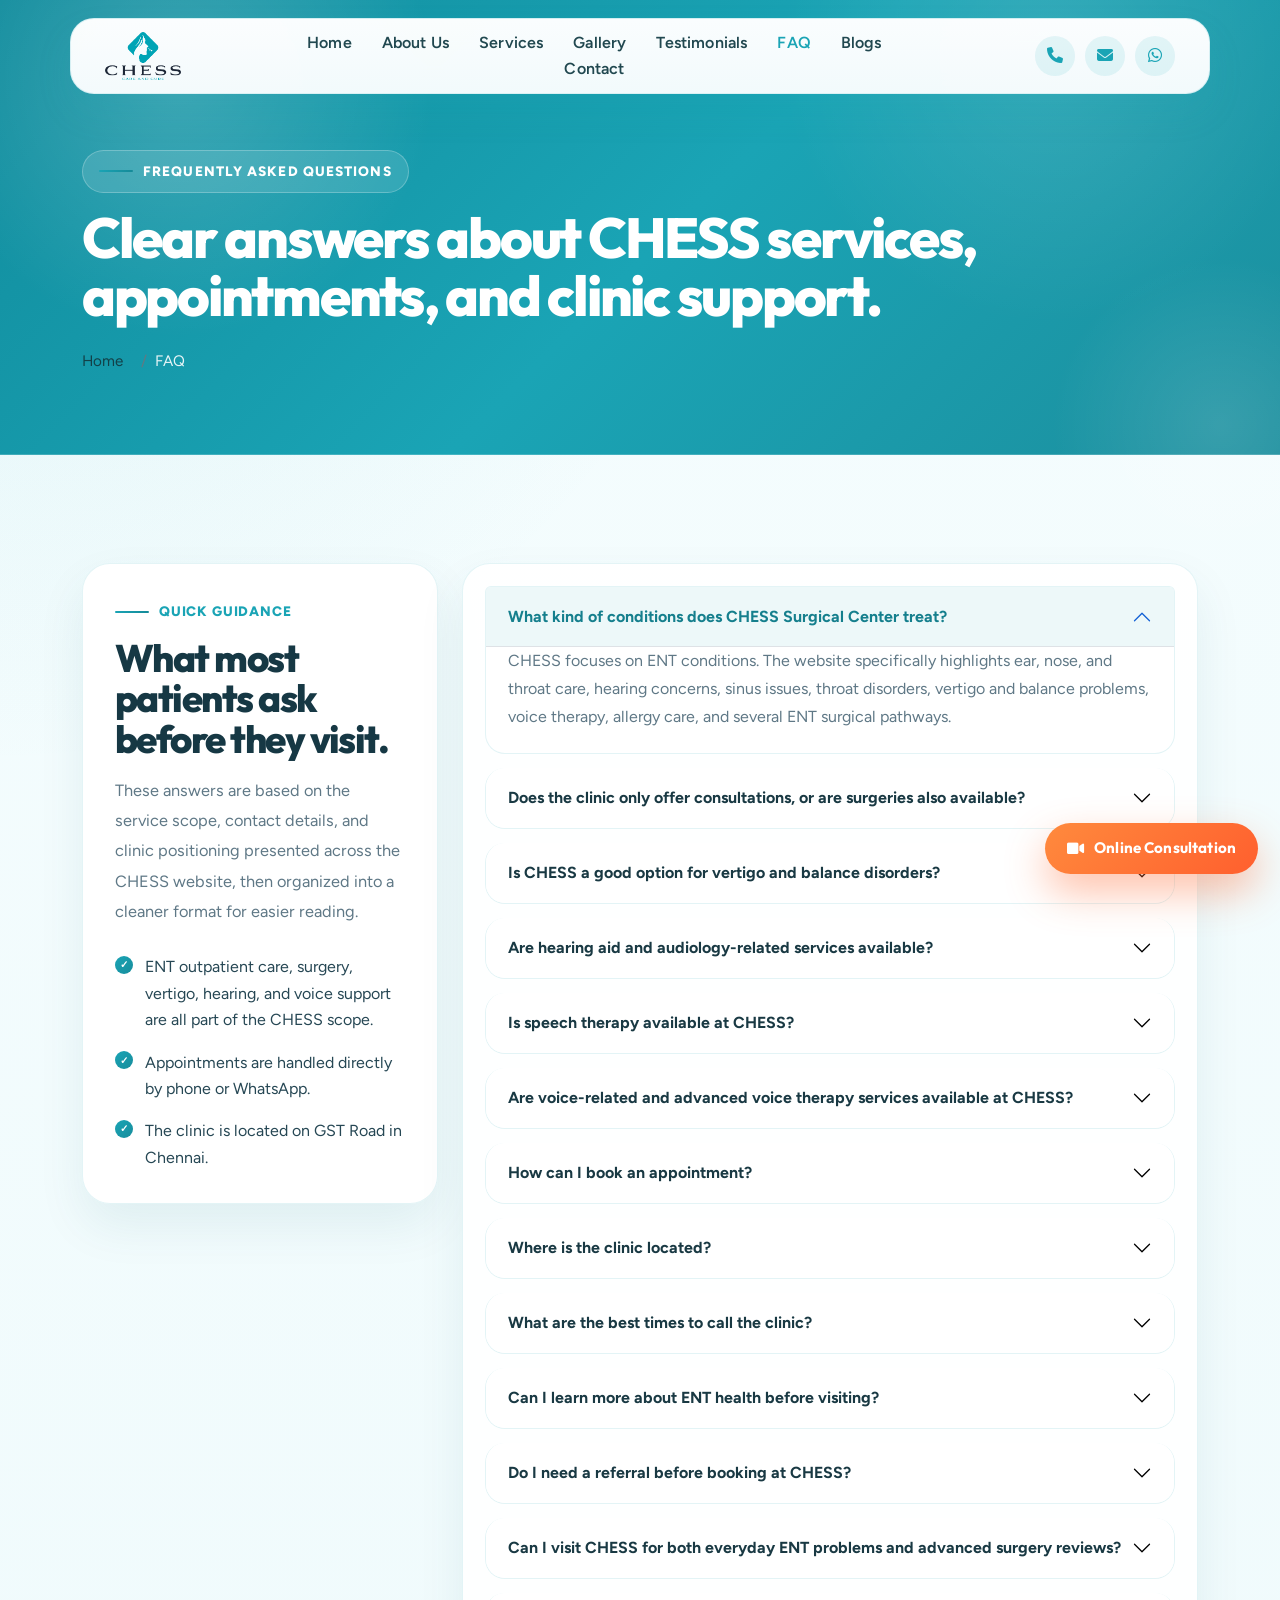
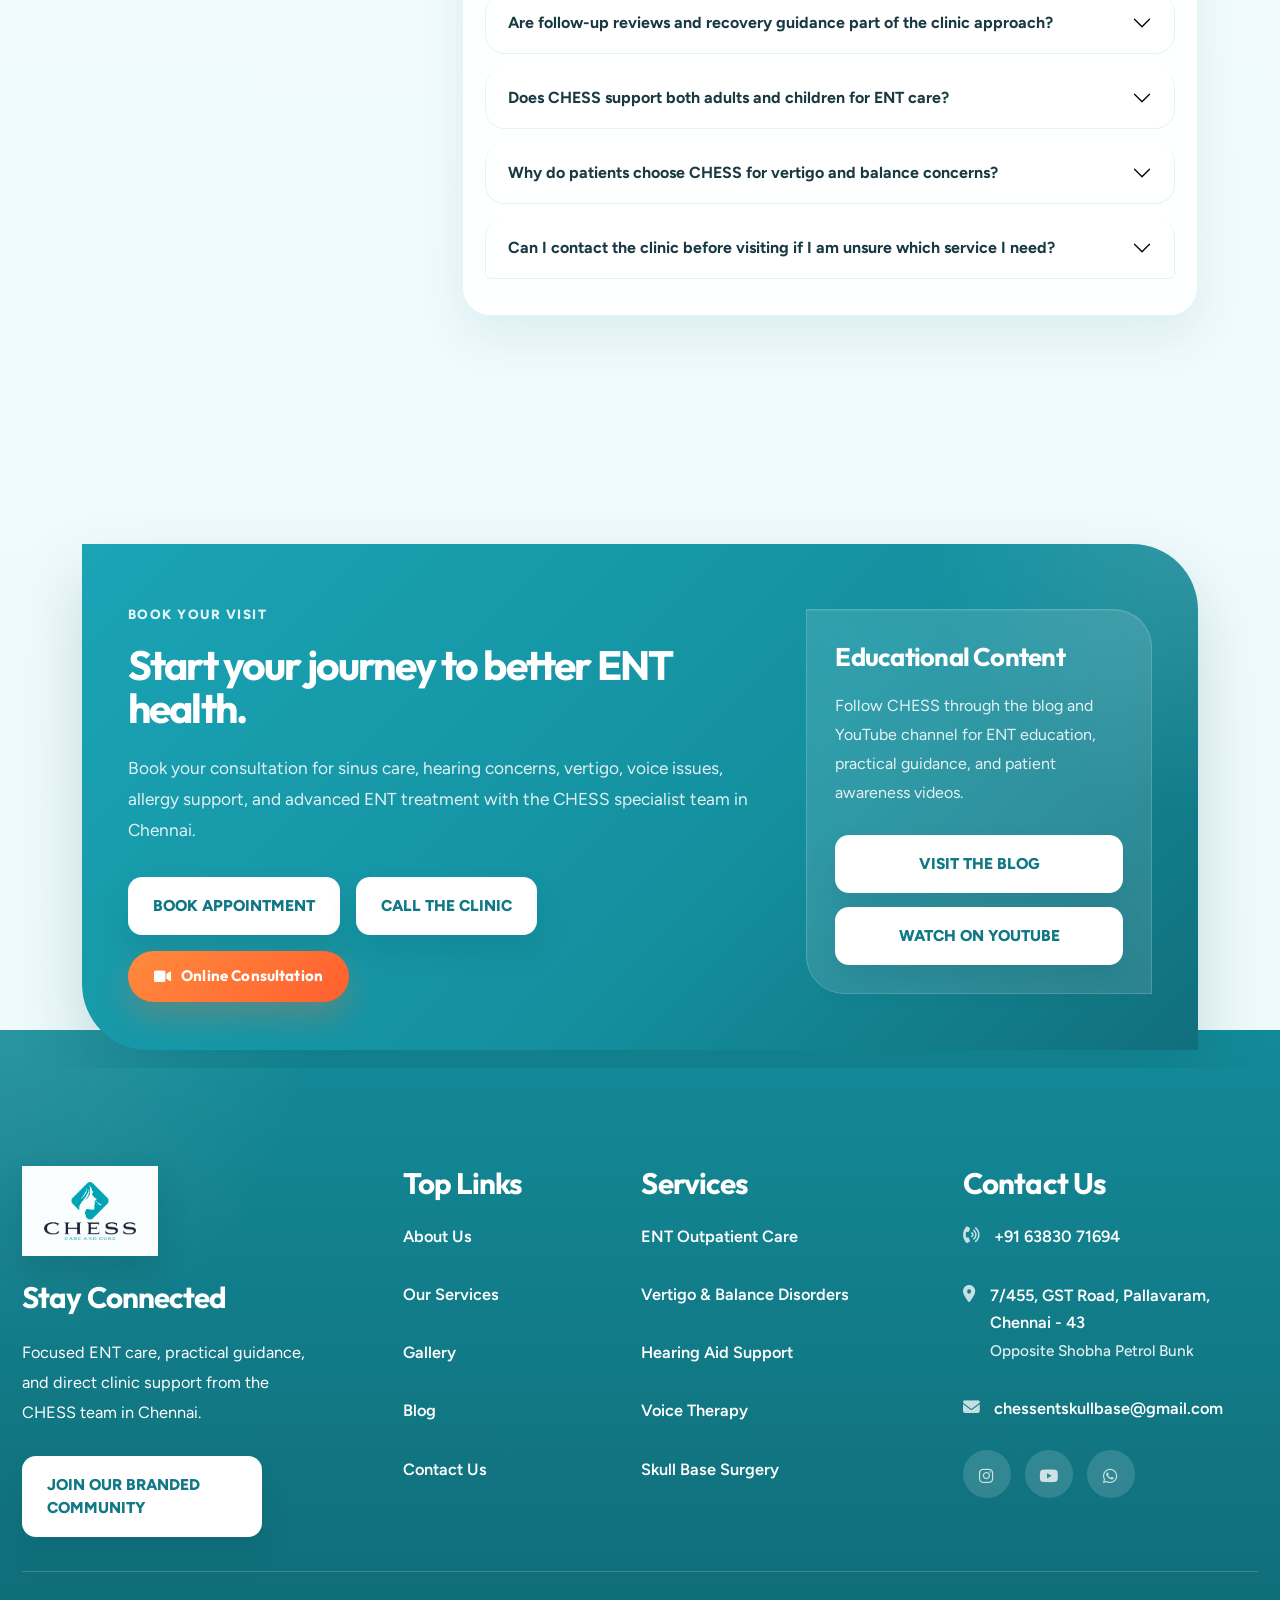
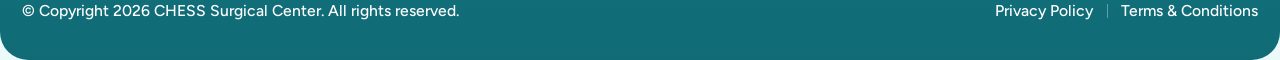
<file: faq.html>
<!DOCTYPE html>
<html lang="en">
<head>
  <meta charset="UTF-8">
  <meta name="viewport" content="width=device-width, initial-scale=1.0">
  <title>FAQ | CHESS Surgical Center</title>
  <meta name="description" content="Frequently asked questions about CHESS Surgical Center services, appointments, ENT care scope, vertigo support, surgery pathways, and clinic contact details.">
  <link rel="icon" href="assets/img/chessent/logo.png" type="image/png">
  <link rel="stylesheet" href="assets/css/plugins/bootstrap.min.css">
  <link rel="stylesheet" href="assets/css/plugins/fontawesome.css">
  <link rel="stylesheet" href="assets/css/plugins/owlcarousel.min.css">
  <link rel="stylesheet" href="assets/css/plugins/magnific-popup.css">
  <link rel="stylesheet" href="assets/css/plugins/nice-select.css">
  <link rel="stylesheet" href="assets/css/plugins/aos.css">
  <link rel="stylesheet" href="assets/css/main.css">
  <link rel="stylesheet" href="assets/css/chessent.css">
</head>
<body class="homepage8-body chessent-site chessent-index chessent-inner-page">
  <div class="chessent-preloader" data-chessent-preloader aria-hidden="true">
    <div class="chessent-preloader__panel">
      <div class="chessent-preloader__visual">
        <svg class="chessent-preloader__svg" viewBox="0 0 240 240" xmlns="http://www.w3.org/2000/svg" role="presentation">
          <defs>
            <linearGradient id="chessent-loader-gradient" x1="36" y1="36" x2="204" y2="204" gradientUnits="userSpaceOnUse">
              <stop offset="0%" stop-color="#1aa4b5"></stop>
              <stop offset="100%" stop-color="#117684"></stop>
            </linearGradient>
            <clipPath id="chessent-loader-logo-clip">
              <circle cx="120" cy="120" r="40"></circle>
            </clipPath>
          </defs>
          <circle class="chessent-preloader__orbit chessent-preloader__orbit--outer" cx="120" cy="120" r="92" stroke="url(#chessent-loader-gradient)"></circle>
          <circle class="chessent-preloader__orbit chessent-preloader__orbit--inner" cx="120" cy="120" r="74"></circle>
          <path class="chessent-preloader__pulse" d="M40 124h34l16-28 27 50 20-31 16 9h47"></path>
          <g class="chessent-preloader__logo-mark">
            <circle class="chessent-preloader__logo-disc" cx="120" cy="120" r="50"></circle>
            <image class="chessent-preloader__logo-image" href="assets/img/chessent/logo.png" x="24" y="82" width="192" height="120" clip-path="url(#chessent-loader-logo-clip)" preserveAspectRatio="xMidYMid meet"></image>
          </g>
        </svg>
      </div>
      <p class="chessent-preloader__eyebrow">CHESS Surgical Center</p>
      <p class="chessent-preloader__copy">Preparing your visit<span></span></p>
    </div>
  </div>
  <header class="vl-header-area vl-transparent-header">
    <div class="container">
      <div class="row align-items-center row-bg1">
        <div class="col-lg-2 col-7">
          <div class="vl-logo">
            <a href="index.html" aria-label="CHESS Surgical Center">
              <img src="assets/img/chessent/logo.png" alt="CHESS Surgical Center logo">
            </a>
          </div>
        </div>
        <div class="col-lg-7 d-none d-lg-block">
          <div class="vl-main-menu text-center">
            <nav class="vl-mobile-menu-active">
              <ul>
                <li><a href="index.html">Home</a></li>
                <li><a href="about.html">About Us</a></li>
                <li><a href="services.html">Services</a></li>
                <li><a href="Gallery.html">Gallery</a></li>
                <li><a href="testimonial.html">Testimonials</a></li>
                <li><a href="faq.html" class="nav-link active">FAQ</a></li>
                <li><a href="https://drksk.exlyapp.com/blog" target="_blank" rel="noopener noreferrer">Blogs</a></li>
                <li><a href="contact.html">Contact</a></li>
              </ul>
            </nav>
          </div>
        </div>
        <div class="col-lg-3 col-5">
          <div class="vl-hero-btn d-none d-lg-block">
            <div class="btn-area1 text-end">
              <ul>
                <li><a href="tel:+916383071694" aria-label="Call CHESS Surgical Center"><i class="fa-solid fa-phone"></i></a></li>
                <li><a href="mailto:chessentskullbase@gmail.com" aria-label="Email CHESS Surgical Center"><i class="fa-solid fa-envelope"></i></a></li>
                <li><a href="https://wa.me/916383071694" target="_blank" rel="noopener noreferrer" aria-label="WhatsApp CHESS Surgical Center"><i class="fa-brands fa-whatsapp"></i></a></li>
              </ul>
            </div>
          </div>
          <div class="vl-header-action-item d-lg-none">
            <button class="vl-offcanvas-toggle" type="button" aria-label="Open menu">
              <i class="fa-solid fa-bars-staggered"></i>
            </button>
          </div>
        </div>
      </div>
    </div>
  </header>

  <div class="vl-offcanvas">
    <div class="vl-offcanvas-header d-flex align-items-center justify-content-between mb-30">
      <div class="vl-offcanvas-logo-wrap">
        <img class="vl-offcanvas-logo" src="assets/img/chessent/logo.png" alt="CHESS Surgical Center logo">
      </div>
      <div class="vl-offcanvas-close">
        <button class="vl-offcanvas-close-toggle" type="button" aria-label="Close menu">
          <i class="fa-solid fa-xmark"></i>
        </button>
      </div>
    </div>
    <div class="vl-offcanvas-menu mb-40">
      <nav></nav>
    </div>
    <div class="vl-offcanvas-info mb-30">
      <span><a href="tel:+916383071694"><i class="fa-solid fa-phone"></i> +91 63830 71694</a></span>
      <span><a href="tel:+917449220100"><i class="fa-solid fa-phone-volume"></i> +91 74492 20100</a></span>
      <span><a href="mailto:chessentskullbase@gmail.com"><i class="fa-solid fa-envelope"></i> chessentskullbase@gmail.com</a></span>
      <span><a href="contact.html"><i class="fa-solid fa-location-dot"></i> 7/455, GST Road, Pallavaram, Chennai - 43</a></span>
    </div>
    <div class="jyoti-community-card chessent-offcanvas-card">
      <h3>Focused ENT care with direct access to the clinic team.</h3>
      <p>Calling time is 10 AM to 10 PM. Book appointments quickly through phone or WhatsApp.</p>
      <a class="jyoti-community-btn chessent-community-btn" href="https://wa.me/916383071694" target="_blank" rel="noopener noreferrer">Book Appointment on WhatsApp</a>
      <a class="chessent-cta-online-btn chessent-offcanvas-online-btn" href="https://drksk.exlyapp.com/7648fef9-ce8d-4b00-85bf-c547a57aedb8" target="_blank" rel="noopener noreferrer"><i class="fa-solid fa-video"></i> Online Consultation</a>
    </div>
  </div>
  <div class="vl-offcanvas-overlay"></div>

  <main>
    <section class="page-hero">
      <div class="container">
        <span class="section-kicker text-white">Frequently Asked Questions</span>
        <h1 class="section-heading text-white">Clear answers about CHESS services, appointments, and clinic support.</h1>
        <nav aria-label="breadcrumb">
          <ol class="breadcrumb mb-0">
            <li class="breadcrumb-item"><a href="index.html">Home</a></li>
            <li class="breadcrumb-item active text-white" aria-current="page">FAQ</li>
          </ol>
        </nav>
      </div>
    </section>

    <section class="section-space">
      <div class="container">
        <div class="row g-4">
          <div class="col-lg-4">
            <div class="surface-card faq-summary-card">
              <span class="section-kicker">Quick Guidance</span>
              <h2 class="section-heading" style="font-size: clamp(2rem, 3vw, 3rem);">What most patients ask before they visit.</h2>
              <div class="section-copy mt-3">
                <p>These answers are based on the service scope, contact details, and clinic positioning presented across the CHESS website, then organized into a cleaner format for easier reading.</p>
              </div>
              <ul class="check-list list-unstyled">
                <li>ENT outpatient care, surgery, vertigo, hearing, and voice support are all part of the CHESS scope.</li>
                <li>Appointments are handled directly by phone or WhatsApp.</li>
                <li>The clinic is located on GST Road in Chennai.</li>
              </ul>
            </div>
          </div>
          <div class="col-lg-8">
            <div class="faq-card">
              <div class="accordion" id="faqAccordion">
                <div class="accordion-item">
                  <h2 class="accordion-header" id="faqOneHeading">
                    <button class="accordion-button" type="button" data-bs-toggle="collapse" data-bs-target="#faqOne" aria-expanded="true" aria-controls="faqOne">What kind of conditions does CHESS Surgical Center treat?</button>
                  </h2>
                  <div id="faqOne" class="accordion-collapse collapse show" aria-labelledby="faqOneHeading" data-bs-parent="#faqAccordion">
                    <div class="accordion-body">CHESS focuses on ENT conditions. The website specifically highlights ear, nose, and throat care, hearing concerns, sinus issues, throat disorders, vertigo and balance problems, voice therapy, allergy care, and several ENT surgical pathways.</div>
                  </div>
                </div>
                <div class="accordion-item">
                  <h2 class="accordion-header" id="faqTwoHeading">
                    <button class="accordion-button collapsed" type="button" data-bs-toggle="collapse" data-bs-target="#faqTwo" aria-expanded="false" aria-controls="faqTwo">Does the clinic only offer consultations, or are surgeries also available?</button>
                  </h2>
                  <div id="faqTwo" class="accordion-collapse collapse" aria-labelledby="faqTwoHeading" data-bs-parent="#faqAccordion">
                    <div class="accordion-body">Both are available. CHESS provides outpatient ENT care as well as skull base surgery, CSF leak surgery, FESS, rhinoplasty, ear surgery, stapedectomy, microlaryngeal surgery, thyroidectomy, salivary gland surgery, and sleep apnea-related surgery.</div>
                  </div>
                </div>
                <div class="accordion-item">
                  <h2 class="accordion-header" id="faqThreeHeading">
                    <button class="accordion-button collapsed" type="button" data-bs-toggle="collapse" data-bs-target="#faqThree" aria-expanded="false" aria-controls="faqThree">Is CHESS a good option for vertigo and balance disorders?</button>
                  </h2>
                  <div id="faqThree" class="accordion-collapse collapse" aria-labelledby="faqThreeHeading" data-bs-parent="#faqAccordion">
                    <div class="accordion-body">Yes. Vertigo is explicitly called out across the website, and Dr. Lekshmy Kurup is described as specialized in vertigo and balance disorders. Patient feedback also references detailed vertigo treatment and recovery support.</div>
                  </div>
                </div>
                <div class="accordion-item">
                  <h2 class="accordion-header" id="faqFourHeading">
                    <button class="accordion-button collapsed" type="button" data-bs-toggle="collapse" data-bs-target="#faqFour" aria-expanded="false" aria-controls="faqFour">Are hearing aid and audiology-related services available?</button>
                  </h2>
                  <div id="faqFour" class="accordion-collapse collapse" aria-labelledby="faqFourHeading" data-bs-parent="#faqAccordion">
                    <div class="accordion-body">Yes. The services page lists hearing aid services, and the team page includes an audiologist. That means hearing-related support is part of the CHESS service ecosystem, not an afterthought.</div>
                  </div>
                </div>
                <div class="accordion-item">
                  <h2 class="accordion-header" id="faqFiveHeading">
                    <button class="accordion-button collapsed" type="button" data-bs-toggle="collapse" data-bs-target="#faqFive" aria-expanded="false" aria-controls="faqFive">Is speech therapy available at CHESS?</button>
                  </h2>
                  <div id="faqFive" class="accordion-collapse collapse" aria-labelledby="faqFiveHeading" data-bs-parent="#faqAccordion">
                    <div class="accordion-body">Yes. Voice therapy is available at CHESS, and Mrs. Stephy Antony is part of the team as a speech therapist, supporting patients with voice and speech-related concerns.</div>
                  </div>
                </div>
                <div class="accordion-item">
                  <h2 class="accordion-header" id="faqVoiceAdvancedHeading">
                    <button class="accordion-button collapsed" type="button" data-bs-toggle="collapse" data-bs-target="#faqVoiceAdvanced" aria-expanded="false" aria-controls="faqVoiceAdvanced">Are voice-related and advanced voice therapy services available at CHESS?</button>
                  </h2>
                  <div id="faqVoiceAdvanced" class="accordion-collapse collapse" aria-labelledby="faqVoiceAdvancedHeading" data-bs-parent="#faqAccordion">
                    <div class="accordion-body">Yes, advanced voice therapy services are available at CHESS. Dr. Laxmi, a voice therapy specialist, provides expert care for a wide range of voice-related issues.</div>
                  </div>
                </div>
                <div class="accordion-item">
                  <h2 class="accordion-header" id="faqSixHeading">
                    <button class="accordion-button collapsed" type="button" data-bs-toggle="collapse" data-bs-target="#faqSix" aria-expanded="false" aria-controls="faqSix">How can I book an appointment?</button>
                  </h2>
                  <div id="faqSix" class="accordion-collapse collapse" aria-labelledby="faqSixHeading" data-bs-parent="#faqAccordion">
                    <div class="accordion-body">The website encourages visitors to call or use WhatsApp. The primary numbers shown are +91 63830 71694 and +91 74492 20100, and the WhatsApp link routes to the first number for quick appointment coordination.</div>
                  </div>
                </div>
                <div class="accordion-item">
                  <h2 class="accordion-header" id="faqSevenHeading">
                    <button class="accordion-button collapsed" type="button" data-bs-toggle="collapse" data-bs-target="#faqSeven" aria-expanded="false" aria-controls="faqSeven">Where is the clinic located?</button>
                  </h2>
                  <div id="faqSeven" class="accordion-collapse collapse" aria-labelledby="faqSevenHeading" data-bs-parent="#faqAccordion">
                    <div class="accordion-body">CHESS Surgical Center is located at 7/455, GST Road, Pallavaram, Chennai - 43, opposite Shobha Petrol Bunk.</div>
                  </div>
                </div>
                <div class="accordion-item">
                  <h2 class="accordion-header" id="faqEightHeading">
                    <button class="accordion-button collapsed" type="button" data-bs-toggle="collapse" data-bs-target="#faqEight" aria-expanded="false" aria-controls="faqEight">What are the best times to call the clinic?</button>
                  </h2>
                  <div id="faqEight" class="accordion-collapse collapse" aria-labelledby="faqEightHeading" data-bs-parent="#faqAccordion">
                    <div class="accordion-body">Calling time is 10 AM - 10 PM. This appears clearly in the header and contact areas so visitors can see it immediately.</div>
                  </div>
                </div>
                <div class="accordion-item">
                  <h2 class="accordion-header" id="faqNineHeading">
                    <button class="accordion-button collapsed" type="button" data-bs-toggle="collapse" data-bs-target="#faqNine" aria-expanded="false" aria-controls="faqNine">Can I learn more about ENT health before visiting?</button>
                  </h2>
                  <div id="faqNine" class="accordion-collapse collapse" aria-labelledby="faqNineHeading" data-bs-parent="#faqAccordion">
                    <div class="accordion-body">Yes. The website prominently links to the clinic’s YouTube channel and blog posts, so patients can review information before or after a consultation.</div>
                  </div>
                </div>
                <div class="accordion-item">
                  <h2 class="accordion-header" id="faqTenHeading">
                    <button class="accordion-button collapsed" type="button" data-bs-toggle="collapse" data-bs-target="#faqTen" aria-expanded="false" aria-controls="faqTen">Do I need a referral before booking at CHESS?</button>
                  </h2>
                  <div id="faqTen" class="accordion-collapse collapse" aria-labelledby="faqTenHeading" data-bs-parent="#faqAccordion">
                    <div class="accordion-body">No referral is mentioned on the website. Patients are encouraged to contact the clinic directly by phone or WhatsApp, which suggests appointments can be coordinated without a complicated referral process.</div>
                  </div>
                </div>
                <div class="accordion-item">
                  <h2 class="accordion-header" id="faqElevenHeading">
                    <button class="accordion-button collapsed" type="button" data-bs-toggle="collapse" data-bs-target="#faqEleven" aria-expanded="false" aria-controls="faqEleven">Can I visit CHESS for both everyday ENT problems and advanced surgery reviews?</button>
                  </h2>
                  <div id="faqEleven" class="accordion-collapse collapse" aria-labelledby="faqElevenHeading" data-bs-parent="#faqAccordion">
                    <div class="accordion-body">Yes. The clinic presents itself as a center that covers routine ENT consultations, balance and hearing issues, allergy and voice care, as well as advanced skull base, sinus, ear, thyroid, and salivary surgeries.</div>
                  </div>
                </div>
                <div class="accordion-item">
                  <h2 class="accordion-header" id="faqTwelveHeading">
                    <button class="accordion-button collapsed" type="button" data-bs-toggle="collapse" data-bs-target="#faqTwelve" aria-expanded="false" aria-controls="faqTwelve">Are follow-up reviews and recovery guidance part of the clinic approach?</button>
                  </h2>
                  <div id="faqTwelve" class="accordion-collapse collapse" aria-labelledby="faqTwelveHeading" data-bs-parent="#faqAccordion">
                    <div class="accordion-body">Yes. Across the website, CHESS emphasizes review appointments, practical explanations, recovery guidance, and continuity of care, especially for vertigo, surgery follow-up, and long-term ENT management.</div>
                  </div>
                </div>
                <div class="accordion-item">
                  <h2 class="accordion-header" id="faqThirteenHeading">
                    <button class="accordion-button collapsed" type="button" data-bs-toggle="collapse" data-bs-target="#faqThirteen" aria-expanded="false" aria-controls="faqThirteen">Does CHESS support both adults and children for ENT care?</button>
                  </h2>
                  <div id="faqThirteen" class="accordion-collapse collapse" aria-labelledby="faqThirteenHeading" data-bs-parent="#faqAccordion">
                    <div class="accordion-body">The website presents CHESS as a general ENT center rather than a narrowly limited specialty clinic, so the service structure supports evaluation and treatment across common ENT needs for different age groups. The best way to confirm a specific case is to contact the clinic directly.</div>
                  </div>
                </div>
                <div class="accordion-item">
                  <h2 class="accordion-header" id="faqFourteenHeading">
                    <button class="accordion-button collapsed" type="button" data-bs-toggle="collapse" data-bs-target="#faqFourteen" aria-expanded="false" aria-controls="faqFourteen">Why do patients choose CHESS for vertigo and balance concerns?</button>
                  </h2>
                  <div id="faqFourteen" class="accordion-collapse collapse" aria-labelledby="faqFourteenHeading" data-bs-parent="#faqAccordion">
                    <div class="accordion-body">Vertigo and balance care are highlighted repeatedly across the site, including specialist positioning, patient testimonials, and treatment messaging. That makes CHESS a particularly strong option for patients who want focused evaluation with practical recovery support.</div>
                  </div>
                </div>
                <div class="accordion-item">
                  <h2 class="accordion-header" id="faqFifteenHeading">
                    <button class="accordion-button collapsed" type="button" data-bs-toggle="collapse" data-bs-target="#faqFifteen" aria-expanded="false" aria-controls="faqFifteen">Can I contact the clinic before visiting if I am unsure which service I need?</button>
                  </h2>
                  <div id="faqFifteen" class="accordion-collapse collapse" aria-labelledby="faqFifteenHeading" data-bs-parent="#faqAccordion">
                    <div class="accordion-body">Yes. The contact flow on the website is intentionally direct. Patients can call or send a WhatsApp message first, which is useful if they want help deciding whether they need consultation, hearing support, vertigo review, voice care, allergy review, or surgical assessment.</div>
                  </div>
                </div>
              </div>
            </div>
          </div>
        </div>
      </div>
    </section>

    <section class="chessent-footer-cta-section">
      <div class="container">
        <div class="chessent-footer-cta-shell">
          <div class="chessent-footer-cta-main">
            <span class="chessent-footer-cta-kicker">Book Your Visit</span>
            <h2>Start your journey to better ENT health.</h2>
            <p>Book your consultation for sinus care, hearing concerns, vertigo, voice issues, allergy support, and advanced ENT treatment with the CHESS specialist team in Chennai.</p>
            <div class="chessent-footer-cta-actions">
              <a href="https://docs.google.com/forms/d/e/1FAIpQLSdbThxPCA3OmnQGDK2QUruDE75adWVaq2bn9YkKVHi5Rb8_4w/viewform" class="chessent-cta-light-btn" target="_blank" rel="noopener noreferrer">Book Appointment</a>
              <a href="tel:+916383071694" class="chessent-cta-accent-btn">Call the Clinic</a>
              <a href="https://drksk.exlyapp.com/7648fef9-ce8d-4b00-85bf-c547a57aedb8" class="chessent-cta-online-btn" target="_blank" rel="noopener noreferrer"><i class="fa-solid fa-video"></i> Online Consultation</a>
            </div>
          </div>
          <aside class="chessent-footer-cta-side">
            <h3>Educational Content</h3>
            <p>Follow CHESS through the blog and YouTube channel for ENT education, practical guidance, and patient awareness videos.</p>
            <div class="chessent-footer-cta-side-actions">
              <a href="https://drksk.exlyapp.com/blog" target="_blank" rel="noopener noreferrer">Visit the Blog</a>
              <a href="https://youtube.com/@chessentsurgicalcenter?si=B1ahD-DHLv05s_jC" target="_blank" rel="noopener noreferrer">Watch on YouTube</a>
            </div>
          </aside>
        </div>
      </div>
    </section>
  <a href="https://drksk.exlyapp.com/7648fef9-ce8d-4b00-85bf-c547a57aedb8" class="chessent-cta-online-btn chessent-online-floating" target="_blank" rel="noopener noreferrer" aria-label="Book online consultation"><i class="fa-solid fa-video"></i><span class="chessent-online-floating__label">Online Consultation</span></a>
  </main>

  <footer class="vl-footer6-section-area">
    <div class="container">
      <div class="chessent-footer-grid">
        <div class="chessent-footer-brand">
          <div class="chessent-footer-logo-badge">
            <img src="assets/img/chessent/logo.png" alt="CHESS Surgical Center logo">
          </div>
          <h3>Stay Connected</h3>
          <p>Focused ENT care, practical guidance, and direct clinic support from the CHESS team in Chennai.</p>
          <a class="chessent-footer-join-btn" href="https://drksk.exlyapp.com/f19cac8b-d568-4418-a63f-c0035a0ec953" target="_blank" rel="noopener noreferrer">Join Our Branded Community</a>
        </div>
        <div class="chessent-footer-links">
          <h3>Top Links</h3>
          <ul class="list-unstyled">
            <li><a href="about.html">About Us</a></li>
            <li><a href="services.html">Our Services</a></li>
            <li><a href="Gallery.html">Gallery</a></li>
            <li><a href="https://drksk.exlyapp.com/blog" target="_blank" rel="noopener noreferrer">Blog</a></li>
            <li><a href="contact.html">Contact Us</a></li>
          </ul>
        </div>
        <div class="chessent-footer-links">
          <h3>Services</h3>
          <ul class="list-unstyled">
            <li><a href="services.html">ENT Outpatient Care</a></li>
            <li><a href="services.html">Vertigo &amp; Balance Disorders</a></li>
            <li><a href="services.html">Hearing Aid Support</a></li>
            <li><a href="services.html">Voice Therapy</a></li>
            <li><a href="services.html">Skull Base Surgery</a></li>
          </ul>
        </div>
        <div class="chessent-footer-contact">
          <h3>Contact Us</h3>
          <ul class="list-unstyled">
            <li><i class="fa-solid fa-phone-volume"></i><a href="tel:+916383071694">+91 63830 71694</a></li>
            <li><i class="fa-solid fa-location-dot"></i><a href="contact.html">7/455, GST Road, Pallavaram, Chennai - 43<br><span class="chessent-address-landmark">Opposite Shobha Petrol Bunk</span></a></li>
            <li><i class="fa-solid fa-envelope"></i><a href="mailto:chessentskullbase@gmail.com">chessentskullbase@gmail.com</a></li>
          </ul>
          <ul class="social-links list-unstyled">
            <li><a href="https://www.instagram.com/chess_entsurgicalcenter/" target="_blank" rel="noopener noreferrer" aria-label="Instagram"><i class="fa-brands fa-instagram"></i></a></li>
            <li><a href="https://youtube.com/@chessentsurgicalcenter?si=B1ahD-DHLv05s_jC" target="_blank" rel="noopener noreferrer" aria-label="YouTube"><i class="fa-brands fa-youtube"></i></a></li>
            <li><a href="https://wa.me/916383071694" target="_blank" rel="noopener noreferrer" aria-label="WhatsApp"><i class="fa-brands fa-whatsapp"></i></a></li>
          </ul>
        </div>
      </div>
      <div class="chessent-footer-bottom">
        <span>© Copyright 2026 CHESS Surgical Center. All rights reserved.</span>
        <div class="chessent-footer-bottom-links">
          <a href="contact.html">Privacy Policy</a>
          <a href="contact.html">Terms &amp; Conditions</a>
        </div>
      </div>
    </div>
  </footer>

  <script src="assets/js/plugins/jquery-3-7-1.min.js"></script>
  <script src="assets/js/plugins/bootstrap.min.js"></script>
  <script src="assets/js/plugins/waypoints.js"></script>
  <script src="assets/js/plugins/counter.js"></script>
  <script src="assets/js/plugins/owlcarousel.min.js"></script>
  <script src="assets/js/plugins/magnific-popup.js"></script>
  <script src="assets/js/plugins/nice-select.js"></script>
  <script src="assets/js/plugins/aos.js"></script>
  <script src="assets/js/main.js"></script>
  <script src="assets/js/chessent.js"></script>
</body>
</html>
</file>
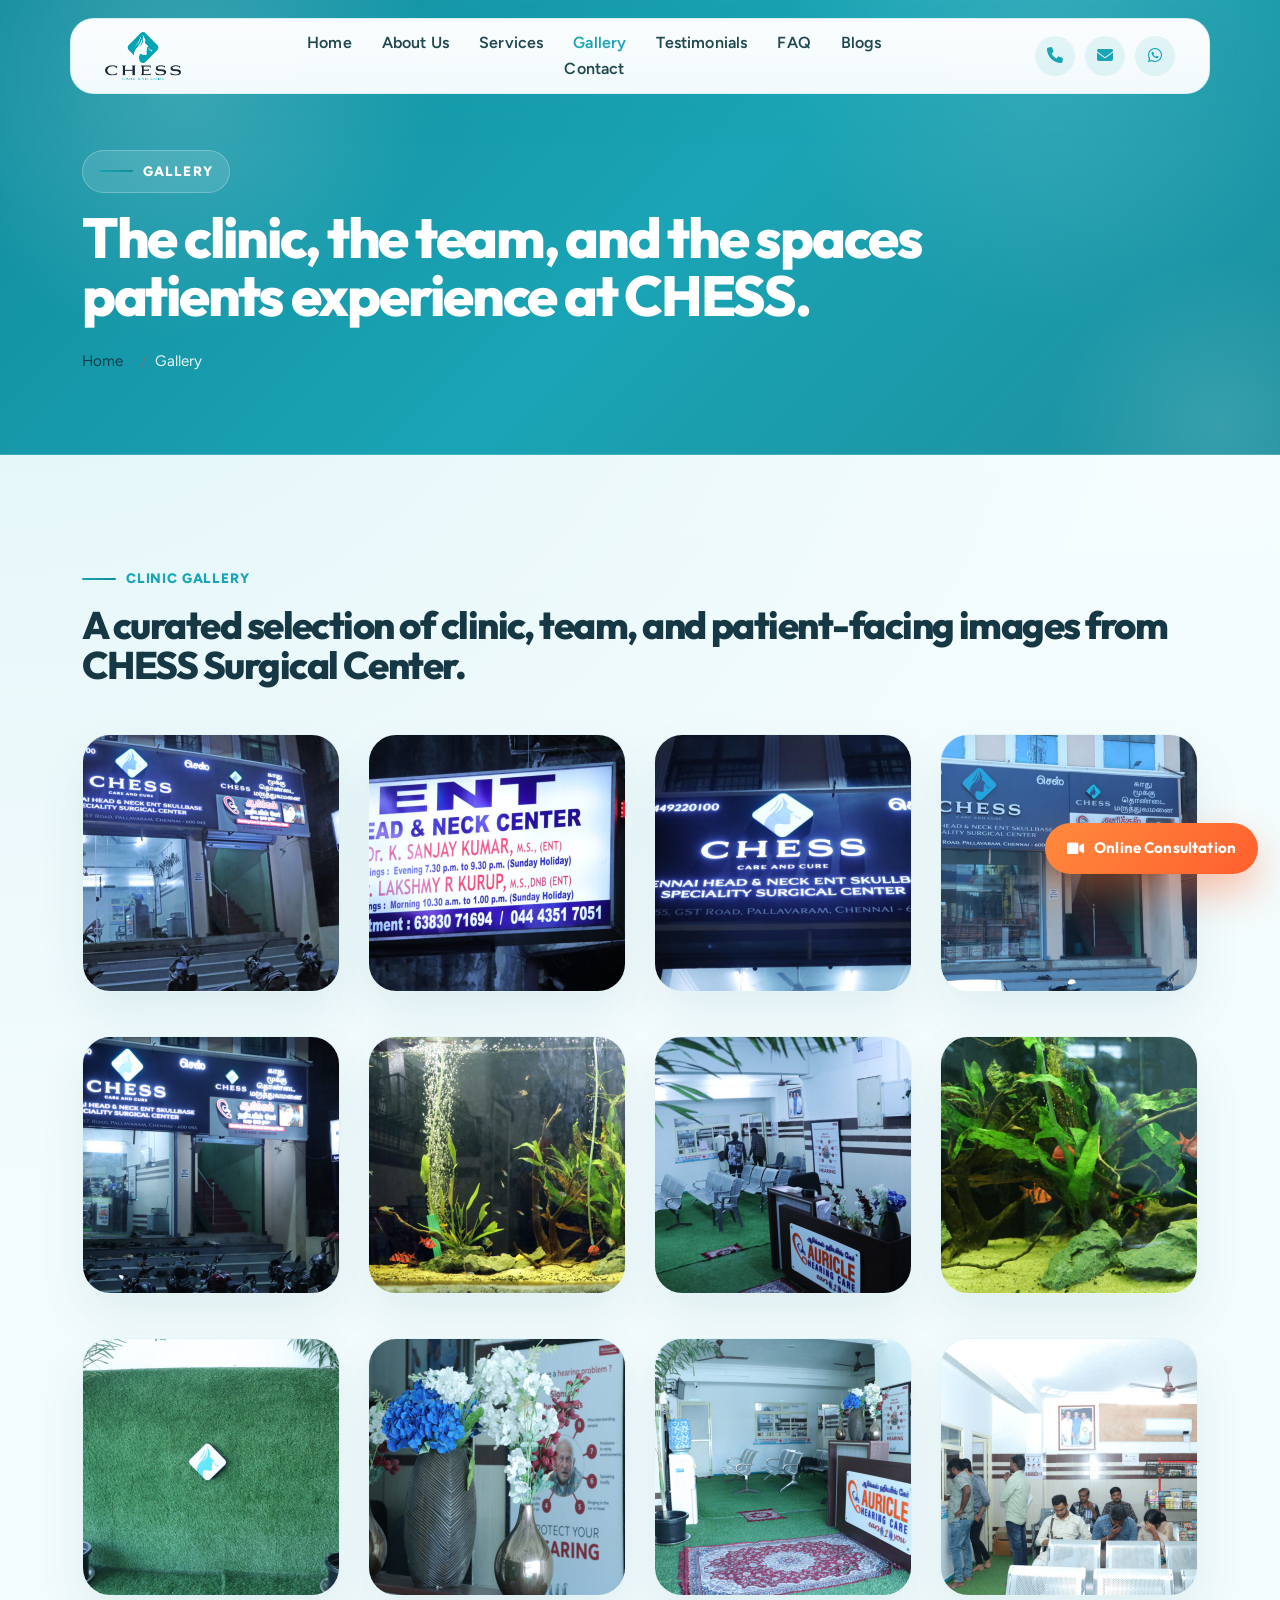
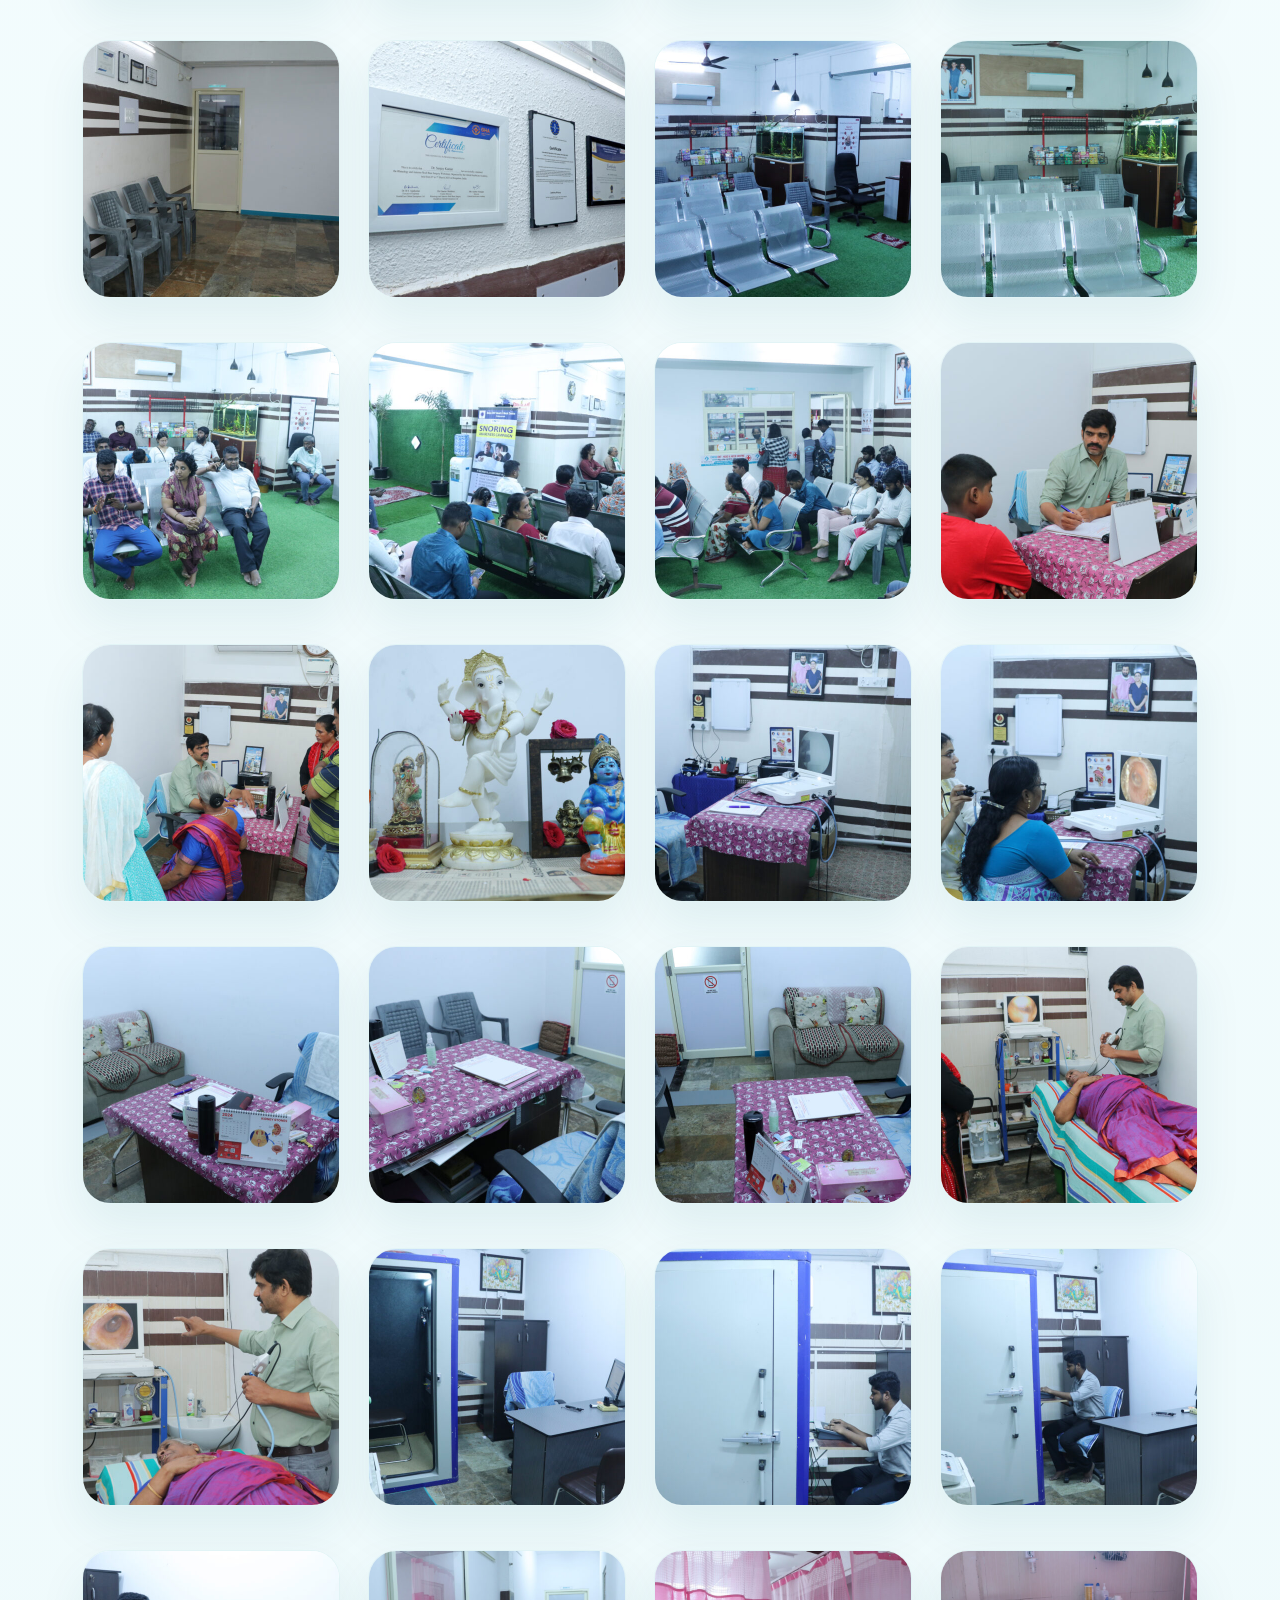
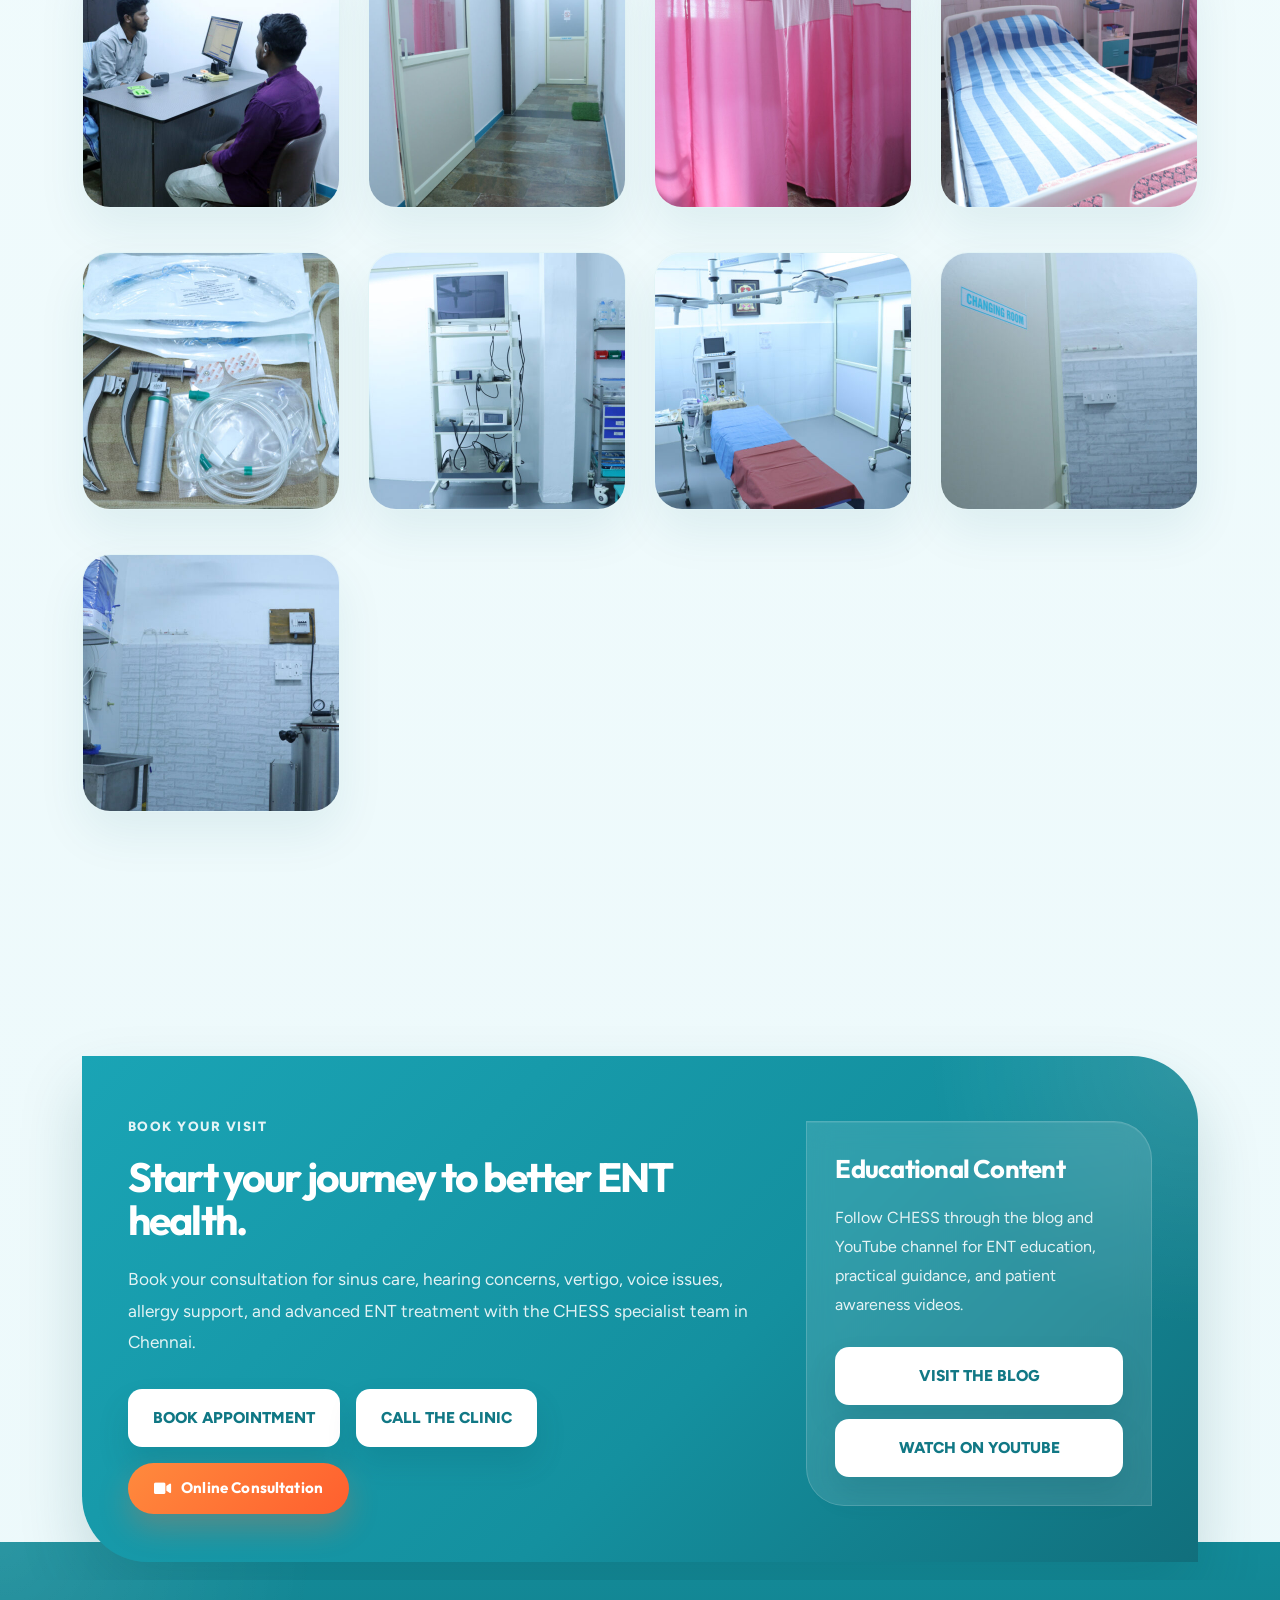
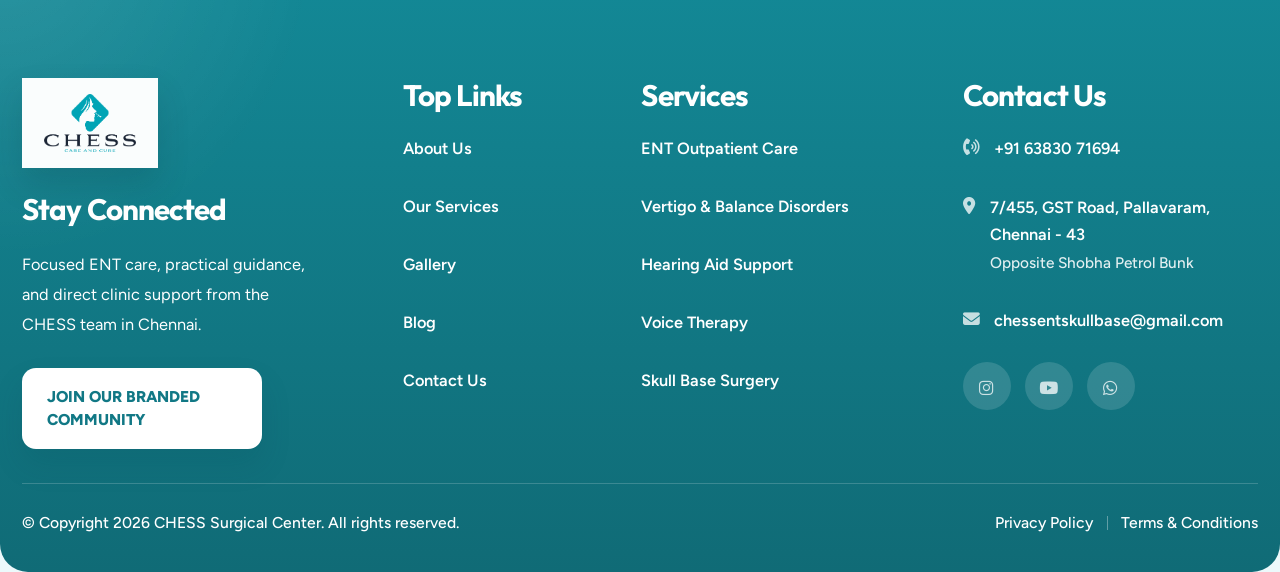
<file: Gallery.html>
<!DOCTYPE html>
<html lang="en">
<head>
  <meta charset="UTF-8">
  <meta name="viewport" content="width=device-width, initial-scale=1.0">
  <title>Gallery | CHESS Surgical Center</title>
  <meta name="description" content="Browse the CHESS Surgical Center gallery with clinic, team, and patient-facing images from CHESS Surgical Center.">
  <link rel="icon" href="assets/img/chessent/logo.png" type="image/png">
  <link rel="stylesheet" href="assets/css/plugins/bootstrap.min.css">
  <link rel="stylesheet" href="assets/css/plugins/fontawesome.css">
  <link rel="stylesheet" href="assets/css/plugins/owlcarousel.min.css">
  <link rel="stylesheet" href="assets/css/plugins/magnific-popup.css">
  <link rel="stylesheet" href="assets/css/plugins/nice-select.css">
  <link rel="stylesheet" href="assets/css/plugins/aos.css">
  <link rel="stylesheet" href="assets/css/main.css">
  <link rel="stylesheet" href="assets/css/chessent.css">
</head>
<body class="homepage8-body chessent-site chessent-index chessent-inner-page">
  <div class="chessent-preloader" data-chessent-preloader aria-hidden="true">
    <div class="chessent-preloader__panel">
      <div class="chessent-preloader__visual">
        <svg class="chessent-preloader__svg" viewBox="0 0 240 240" xmlns="http://www.w3.org/2000/svg" role="presentation">
          <defs>
            <linearGradient id="chessent-loader-gradient" x1="36" y1="36" x2="204" y2="204" gradientUnits="userSpaceOnUse">
              <stop offset="0%" stop-color="#1aa4b5"></stop>
              <stop offset="100%" stop-color="#117684"></stop>
            </linearGradient>
            <clipPath id="chessent-loader-logo-clip">
              <circle cx="120" cy="120" r="40"></circle>
            </clipPath>
          </defs>
          <circle class="chessent-preloader__orbit chessent-preloader__orbit--outer" cx="120" cy="120" r="92" stroke="url(#chessent-loader-gradient)"></circle>
          <circle class="chessent-preloader__orbit chessent-preloader__orbit--inner" cx="120" cy="120" r="74"></circle>
          <path class="chessent-preloader__pulse" d="M40 124h34l16-28 27 50 20-31 16 9h47"></path>
          <g class="chessent-preloader__logo-mark">
            <circle class="chessent-preloader__logo-disc" cx="120" cy="120" r="50"></circle>
            <image class="chessent-preloader__logo-image" href="assets/img/chessent/logo.png" x="24" y="82" width="192" height="120" clip-path="url(#chessent-loader-logo-clip)" preserveAspectRatio="xMidYMid meet"></image>
          </g>
        </svg>
      </div>
      <p class="chessent-preloader__eyebrow">CHESS Surgical Center</p>
      <p class="chessent-preloader__copy">Preparing your visit<span></span></p>
    </div>
  </div>
  <header class="vl-header-area vl-transparent-header">
    <div class="container">
      <div class="row align-items-center row-bg1">
        <div class="col-lg-2 col-7">
          <div class="vl-logo">
            <a href="index.html" aria-label="CHESS Surgical Center">
              <img src="assets/img/chessent/logo.png" alt="CHESS Surgical Center logo">
            </a>
          </div>
        </div>
        <div class="col-lg-7 d-none d-lg-block">
          <div class="vl-main-menu text-center">
            <nav class="vl-mobile-menu-active">
              <ul>
                <li><a href="index.html">Home</a></li>
                <li><a href="about.html">About Us</a></li>
                <li><a href="services.html">Services</a></li>
                <li><a href="Gallery.html" class="nav-link active">Gallery</a></li>
                <li><a href="testimonial.html">Testimonials</a></li>
                <li><a href="faq.html">FAQ</a></li>
                <li><a href="https://drksk.exlyapp.com/blog" target="_blank" rel="noopener noreferrer">Blogs</a></li>
                <li><a href="contact.html">Contact</a></li>
              </ul>
            </nav>
          </div>
        </div>
        <div class="col-lg-3 col-5">
          <div class="vl-hero-btn d-none d-lg-block">
            <div class="btn-area1 text-end">
              <ul>
                <li><a href="tel:+916383071694" aria-label="Call CHESS Surgical Center"><i class="fa-solid fa-phone"></i></a></li>
                <li><a href="mailto:chessentskullbase@gmail.com" aria-label="Email CHESS Surgical Center"><i class="fa-solid fa-envelope"></i></a></li>
                <li><a href="https://wa.me/916383071694" target="_blank" rel="noopener noreferrer" aria-label="WhatsApp CHESS Surgical Center"><i class="fa-brands fa-whatsapp"></i></a></li>
              </ul>
            </div>
          </div>
          <div class="vl-header-action-item d-lg-none">
            <button class="vl-offcanvas-toggle" type="button" aria-label="Open menu">
              <i class="fa-solid fa-bars-staggered"></i>
            </button>
          </div>
        </div>
      </div>
    </div>
  </header>

  <div class="vl-offcanvas">
    <div class="vl-offcanvas-header d-flex align-items-center justify-content-between mb-30">
      <div class="vl-offcanvas-logo-wrap">
        <img class="vl-offcanvas-logo" src="assets/img/chessent/logo.png" alt="CHESS Surgical Center logo">
      </div>
      <div class="vl-offcanvas-close">
        <button class="vl-offcanvas-close-toggle" type="button" aria-label="Close menu">
          <i class="fa-solid fa-xmark"></i>
        </button>
      </div>
    </div>
    <div class="vl-offcanvas-menu mb-40">
      <nav></nav>
    </div>
    <div class="vl-offcanvas-info mb-30">
      <span><a href="tel:+916383071694"><i class="fa-solid fa-phone"></i> +91 63830 71694</a></span>
      <span><a href="tel:+917449220100"><i class="fa-solid fa-phone-volume"></i> +91 74492 20100</a></span>
      <span><a href="mailto:chessentskullbase@gmail.com"><i class="fa-solid fa-envelope"></i> chessentskullbase@gmail.com</a></span>
      <span><a href="contact.html"><i class="fa-solid fa-location-dot"></i> 7/455, GST Road, Pallavaram, Chennai - 43</a></span>
    </div>
    <div class="jyoti-community-card chessent-offcanvas-card">
      <h3>Focused ENT care with direct access to the clinic team.</h3>
      <p>Calling time is 10 AM to 10 PM. Book appointments quickly through phone or WhatsApp.</p>
      <a class="jyoti-community-btn chessent-community-btn" href="https://wa.me/916383071694" target="_blank" rel="noopener noreferrer">Book Appointment on WhatsApp</a>
      <a class="chessent-cta-online-btn chessent-offcanvas-online-btn" href="https://drksk.exlyapp.com/7648fef9-ce8d-4b00-85bf-c547a57aedb8" target="_blank" rel="noopener noreferrer"><i class="fa-solid fa-video"></i> Online Consultation</a>
    </div>
  </div>
  <div class="vl-offcanvas-overlay"></div>

  <main>
    <section class="page-hero">
      <div class="container">
        <span class="section-kicker text-white">Gallery</span>
        <h1 class="section-heading text-white">The clinic, the team, and the spaces patients experience at CHESS.</h1>
        <nav aria-label="breadcrumb">
          <ol class="breadcrumb mb-0">
            <li class="breadcrumb-item"><a href="index.html">Home</a></li>
            <li class="breadcrumb-item active text-white" aria-current="page">Gallery</li>
          </ol>
        </nav>
      </div>
    </section>

    <section class="section-space">
      <div class="container">
        <span class="section-kicker">Clinic Gallery</span>
        <h2 class="section-heading">A curated selection of clinic, team, and patient-facing images from CHESS Surgical Center.</h2>
        <div class="gallery-grid mt-5">
          <figure class="gallery-card"><img src="assets/img/chessent/live-gallery/IMG_5578-768x512.jpg" alt="CHESS gallery image 1"></figure>
          <figure class="gallery-card"><img src="assets/img/chessent/live-gallery/IMG_5582-768x512.jpg" alt="CHESS gallery image 2"></figure>
          <figure class="gallery-card"><img src="assets/img/chessent/live-gallery/IMG_5584-768x512.jpg" alt="CHESS gallery image 3"></figure>
          <figure class="gallery-card"><img src="assets/img/chessent/live-gallery/IMG_6076-768x512.jpg" alt="CHESS gallery image 4"></figure>
          <figure class="gallery-card"><img src="assets/img/chessent/live-gallery/IMG_6105-768x512.jpg" alt="CHESS gallery image 5"></figure>
          <figure class="gallery-card"><img src="assets/img/chessent/live-gallery/IMG_5458-768x512.jpg" alt="CHESS gallery image 6"></figure>
          <figure class="gallery-card"><img src="assets/img/chessent/live-gallery/IMG_5593-768x512.jpg" alt="CHESS gallery image 7"></figure>
          <figure class="gallery-card"><img src="assets/img/chessent/live-gallery/IMG_5995-768x512.jpg" alt="CHESS gallery image 8"></figure>
          <figure class="gallery-card"><img src="assets/img/chessent/live-gallery/IMG_6008-768x512.jpg" alt="CHESS gallery image 9"></figure>
          <figure class="gallery-card"><img src="assets/img/chessent/live-gallery/IMG_6077-768x512.jpg" alt="CHESS gallery image 10"></figure>
          <figure class="gallery-card"><img src="assets/img/chessent/live-gallery/IMG_6080-768x512.jpg" alt="CHESS gallery image 11"></figure>
          <figure class="gallery-card"><img src="assets/img/chessent/live-gallery/IMG_5418-768x512.jpg" alt="CHESS gallery image 12"></figure>
          <figure class="gallery-card"><img src="assets/img/chessent/live-gallery/IMG_5464-768x512.jpg" alt="CHESS gallery image 13"></figure>
          <figure class="gallery-card"><img src="assets/img/chessent/live-gallery/IMG_5472-768x512.jpg" alt="CHESS gallery image 14"></figure>
          <figure class="gallery-card"><img src="assets/img/chessent/live-gallery/IMG_5602-768x512.jpg" alt="CHESS gallery image 15"></figure>
          <figure class="gallery-card"><img src="assets/img/chessent/live-gallery/IMG_6042-768x512.jpg" alt="CHESS gallery image 16"></figure>
          <figure class="gallery-card"><img src="assets/img/chessent/live-gallery/IMG_6113-768x512.jpg" alt="CHESS gallery image 17"></figure>
          <figure class="gallery-card"><img src="assets/img/chessent/live-gallery/IMG_6122-768x512.jpg" alt="CHESS gallery image 18"></figure>
          <figure class="gallery-card"><img src="assets/img/chessent/live-gallery/IMG_6132-768x512.jpg" alt="CHESS gallery image 19"></figure>
          <figure class="gallery-card"><img src="assets/img/chessent/live-gallery/IMG_5396-1-768x512.jpg" alt="CHESS gallery image 20"></figure>
          <figure class="gallery-card"><img src="assets/img/chessent/live-gallery/IMG_5425-768x512.jpg" alt="CHESS gallery image 21"></figure>
          <figure class="gallery-card"><img src="assets/img/chessent/live-gallery/IMG_6010-768x512.jpg" alt="CHESS gallery image 22"></figure>
          <figure class="gallery-card"><img src="assets/img/chessent/live-gallery/IMG_6046-768x512.jpg" alt="CHESS gallery image 23"></figure>
          <figure class="gallery-card"><img src="assets/img/chessent/live-gallery/IMG_6054-768x512.jpg" alt="CHESS gallery image 24"></figure>
          <figure class="gallery-card"><img src="assets/img/chessent/live-gallery/IMG_6084-768x512.jpg" alt="CHESS gallery image 25"></figure>
          <figure class="gallery-card"><img src="assets/img/chessent/live-gallery/IMG_6086-768x512.jpg" alt="CHESS gallery image 26"></figure>
          <figure class="gallery-card"><img src="assets/img/chessent/live-gallery/IMG_6088-768x512.jpg" alt="CHESS gallery image 27"></figure>
          <figure class="gallery-card"><img src="assets/img/chessent/live-gallery/IMG_5404-768x512.jpg" alt="CHESS gallery image 28"></figure>
          <figure class="gallery-card"><img src="assets/img/chessent/live-gallery/IMG_5405-768x512.jpg" alt="CHESS gallery image 29"></figure>
          <figure class="gallery-card"><img src="assets/img/chessent/live-gallery/IMG_6055-768x512.jpg" alt="CHESS gallery image 30"></figure>
          <figure class="gallery-card"><img src="assets/img/chessent/live-gallery/IMG_6058-768x512.jpg" alt="CHESS gallery image 31"></figure>
          <figure class="gallery-card"><img src="assets/img/chessent/live-gallery/IMG_6062-768x512.jpg" alt="CHESS gallery image 32"></figure>
          <figure class="gallery-card"><img src="assets/img/chessent/live-gallery/IMG_6065-768x512.jpg" alt="CHESS gallery image 33"></figure>
          <figure class="gallery-card"><img src="assets/img/chessent/live-gallery/IMG_6033-768x1152.jpg" alt="CHESS gallery image 34"></figure>
          <figure class="gallery-card"><img src="assets/img/chessent/live-gallery/IMG_6037-768x1152.jpg" alt="CHESS gallery image 35"></figure>
          <figure class="gallery-card"><img src="assets/img/chessent/live-gallery/IMG_6040-768x1152.jpg" alt="CHESS gallery image 36"></figure>
          <figure class="gallery-card"><img src="assets/img/chessent/live-gallery/IMG_6015-768x512.jpg" alt="CHESS gallery image 37"></figure>
          <figure class="gallery-card"><img src="assets/img/chessent/live-gallery/IMG_6024-768x512.jpg" alt="CHESS gallery image 38"></figure>
          <figure class="gallery-card"><img src="assets/img/chessent/live-gallery/IMG_6027-768x512.jpg" alt="CHESS gallery image 39"></figure>
          <figure class="gallery-card"><img src="assets/img/chessent/live-gallery/IMG_6029-768x512.jpg" alt="CHESS gallery image 40"></figure>
          <figure class="gallery-card"><img src="assets/img/chessent/live-gallery/IMG_6032-768x512.jpg" alt="CHESS gallery image 41"></figure>
        </div>
      </div>
    </section>

    <section class="chessent-footer-cta-section">
      <div class="container">
        <div class="chessent-footer-cta-shell">
          <div class="chessent-footer-cta-main">
            <span class="chessent-footer-cta-kicker">Book Your Visit</span>
            <h2>Start your journey to better ENT health.</h2>
            <p>Book your consultation for sinus care, hearing concerns, vertigo, voice issues, allergy support, and advanced ENT treatment with the CHESS specialist team in Chennai.</p>
            <div class="chessent-footer-cta-actions">
              <a href="https://docs.google.com/forms/d/e/1FAIpQLSdbThxPCA3OmnQGDK2QUruDE75adWVaq2bn9YkKVHi5Rb8_4w/viewform" class="chessent-cta-light-btn" target="_blank" rel="noopener noreferrer">Book Appointment</a>
              <a href="tel:+916383071694" class="chessent-cta-accent-btn">Call the Clinic</a>
              <a href="https://drksk.exlyapp.com/7648fef9-ce8d-4b00-85bf-c547a57aedb8" class="chessent-cta-online-btn" target="_blank" rel="noopener noreferrer"><i class="fa-solid fa-video"></i> Online Consultation</a>
            </div>
          </div>
          <aside class="chessent-footer-cta-side">
            <h3>Educational Content</h3>
            <p>Follow CHESS through the blog and YouTube channel for ENT education, practical guidance, and patient awareness videos.</p>
            <div class="chessent-footer-cta-side-actions">
              <a href="https://drksk.exlyapp.com/blog" target="_blank" rel="noopener noreferrer">Visit the Blog</a>
              <a href="https://youtube.com/@chessentsurgicalcenter?si=B1ahD-DHLv05s_jC" target="_blank" rel="noopener noreferrer">Watch on YouTube</a>
            </div>
          </aside>
        </div>
      </div>
    </section>
  <a href="https://drksk.exlyapp.com/7648fef9-ce8d-4b00-85bf-c547a57aedb8" class="chessent-cta-online-btn chessent-online-floating" target="_blank" rel="noopener noreferrer" aria-label="Book online consultation"><i class="fa-solid fa-video"></i><span class="chessent-online-floating__label">Online Consultation</span></a>
  </main>

  <footer class="vl-footer6-section-area">
    <div class="container">
      <div class="chessent-footer-grid">
        <div class="chessent-footer-brand">
          <div class="chessent-footer-logo-badge">
            <img src="assets/img/chessent/logo.png" alt="CHESS Surgical Center logo">
          </div>
          <h3>Stay Connected</h3>
          <p>Focused ENT care, practical guidance, and direct clinic support from the CHESS team in Chennai.</p>
          <a class="chessent-footer-join-btn" href="https://drksk.exlyapp.com/f19cac8b-d568-4418-a63f-c0035a0ec953" target="_blank" rel="noopener noreferrer">Join Our Branded Community</a>
        </div>
        <div class="chessent-footer-links">
          <h3>Top Links</h3>
          <ul class="list-unstyled">
            <li><a href="about.html">About Us</a></li>
            <li><a href="services.html">Our Services</a></li>
            <li><a href="Gallery.html">Gallery</a></li>
            <li><a href="https://drksk.exlyapp.com/blog" target="_blank" rel="noopener noreferrer">Blog</a></li>
            <li><a href="contact.html">Contact Us</a></li>
          </ul>
        </div>
        <div class="chessent-footer-links">
          <h3>Services</h3>
          <ul class="list-unstyled">
            <li><a href="services.html">ENT Outpatient Care</a></li>
            <li><a href="services.html">Vertigo &amp; Balance Disorders</a></li>
            <li><a href="services.html">Hearing Aid Support</a></li>
            <li><a href="services.html">Voice Therapy</a></li>
            <li><a href="services.html">Skull Base Surgery</a></li>
          </ul>
        </div>
        <div class="chessent-footer-contact">
          <h3>Contact Us</h3>
          <ul class="list-unstyled">
            <li><i class="fa-solid fa-phone-volume"></i><a href="tel:+916383071694">+91 63830 71694</a></li>
            <li><i class="fa-solid fa-location-dot"></i><a href="contact.html">7/455, GST Road, Pallavaram, Chennai - 43<br><span class="chessent-address-landmark">Opposite Shobha Petrol Bunk</span></a></li>
            <li><i class="fa-solid fa-envelope"></i><a href="mailto:chessentskullbase@gmail.com">chessentskullbase@gmail.com</a></li>
          </ul>
          <ul class="social-links list-unstyled">
            <li><a href="https://www.instagram.com/chess_entsurgicalcenter/" target="_blank" rel="noopener noreferrer" aria-label="Instagram"><i class="fa-brands fa-instagram"></i></a></li>
            <li><a href="https://youtube.com/@chessentsurgicalcenter?si=B1ahD-DHLv05s_jC" target="_blank" rel="noopener noreferrer" aria-label="YouTube"><i class="fa-brands fa-youtube"></i></a></li>
            <li><a href="https://wa.me/916383071694" target="_blank" rel="noopener noreferrer" aria-label="WhatsApp"><i class="fa-brands fa-whatsapp"></i></a></li>
          </ul>
        </div>
      </div>
      <div class="chessent-footer-bottom">
        <span>© Copyright 2026 CHESS Surgical Center. All rights reserved.</span>
        <div class="chessent-footer-bottom-links">
          <a href="contact.html">Privacy Policy</a>
          <a href="contact.html">Terms &amp; Conditions</a>
        </div>
      </div>
    </div>
  </footer>

  <script src="assets/js/plugins/jquery-3-7-1.min.js"></script>
  <script src="assets/js/plugins/bootstrap.min.js"></script>
  <script src="assets/js/plugins/waypoints.js"></script>
  <script src="assets/js/plugins/counter.js"></script>
  <script src="assets/js/plugins/owlcarousel.min.js"></script>
  <script src="assets/js/plugins/magnific-popup.js"></script>
  <script src="assets/js/plugins/nice-select.js"></script>
  <script src="assets/js/plugins/aos.js"></script>
  <script src="assets/js/main.js"></script>
  <script src="assets/js/chessent.js"></script>
</body>
</html>
</file>
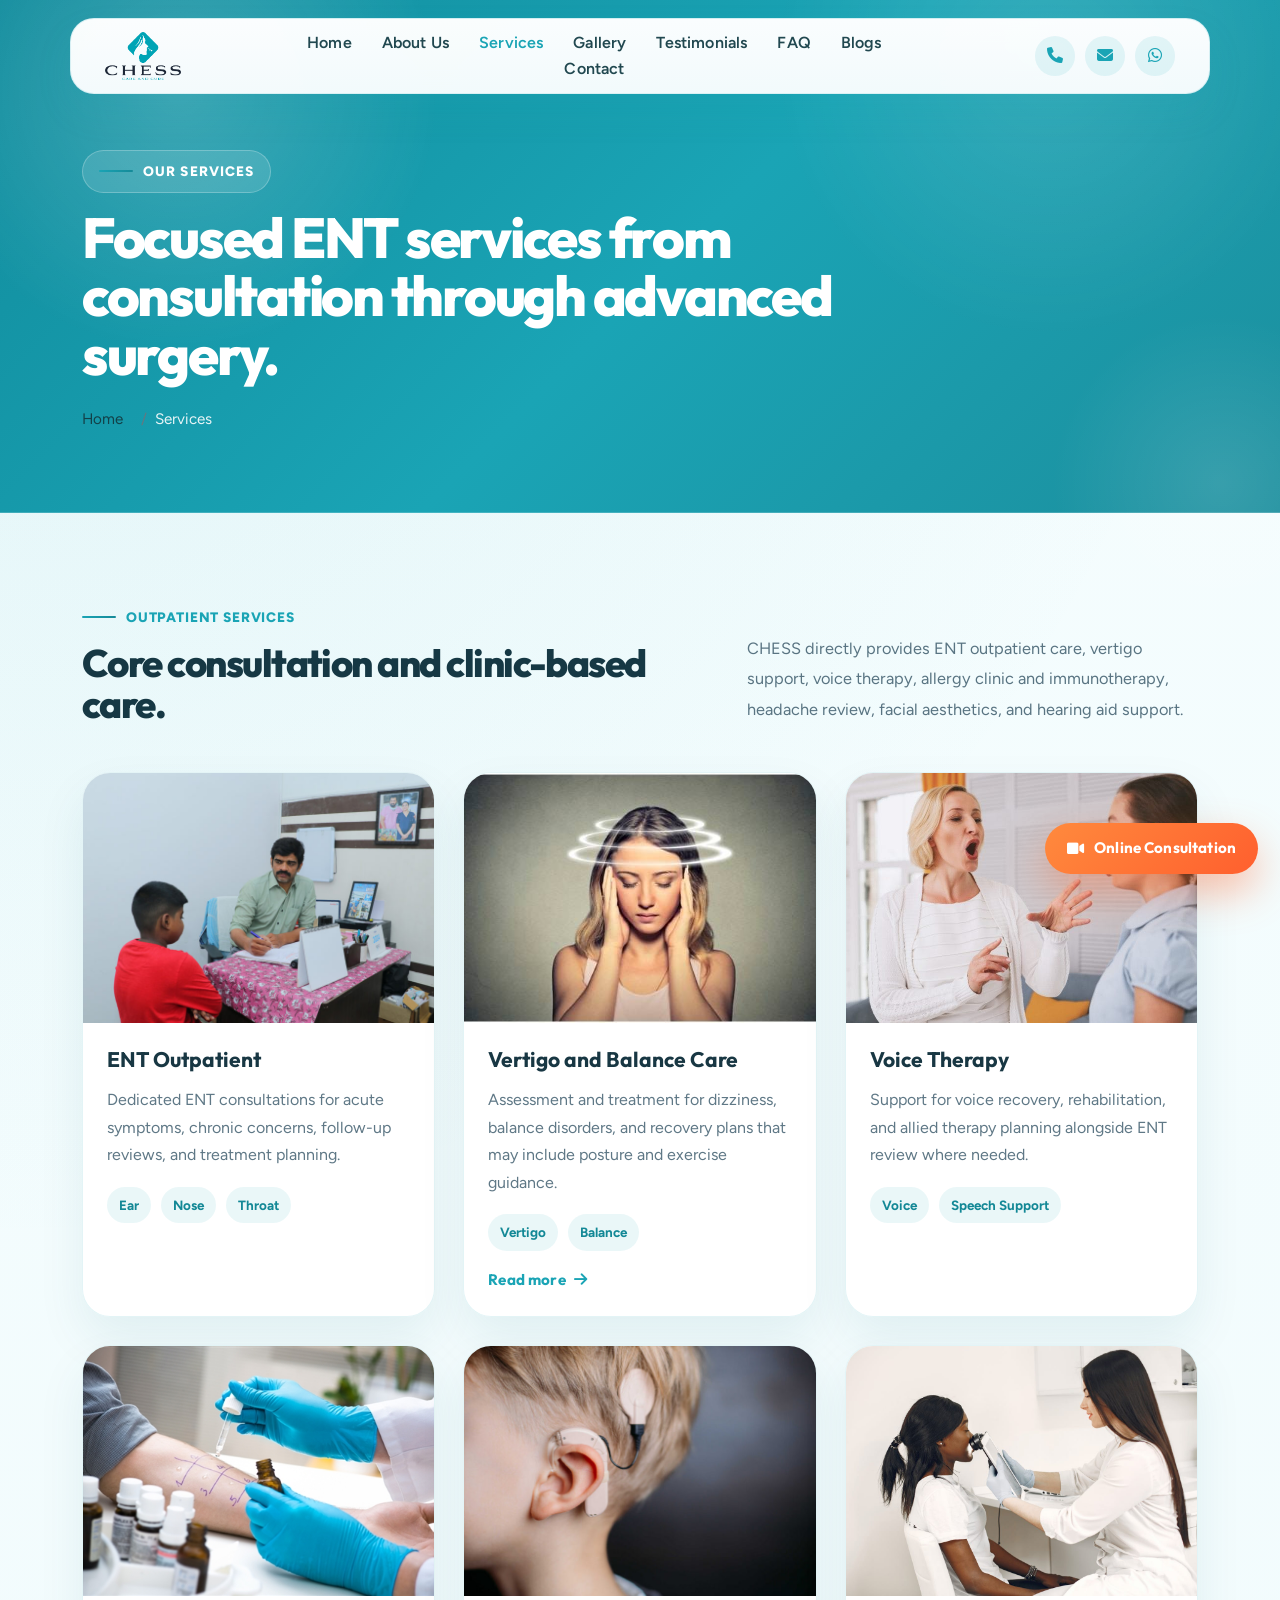
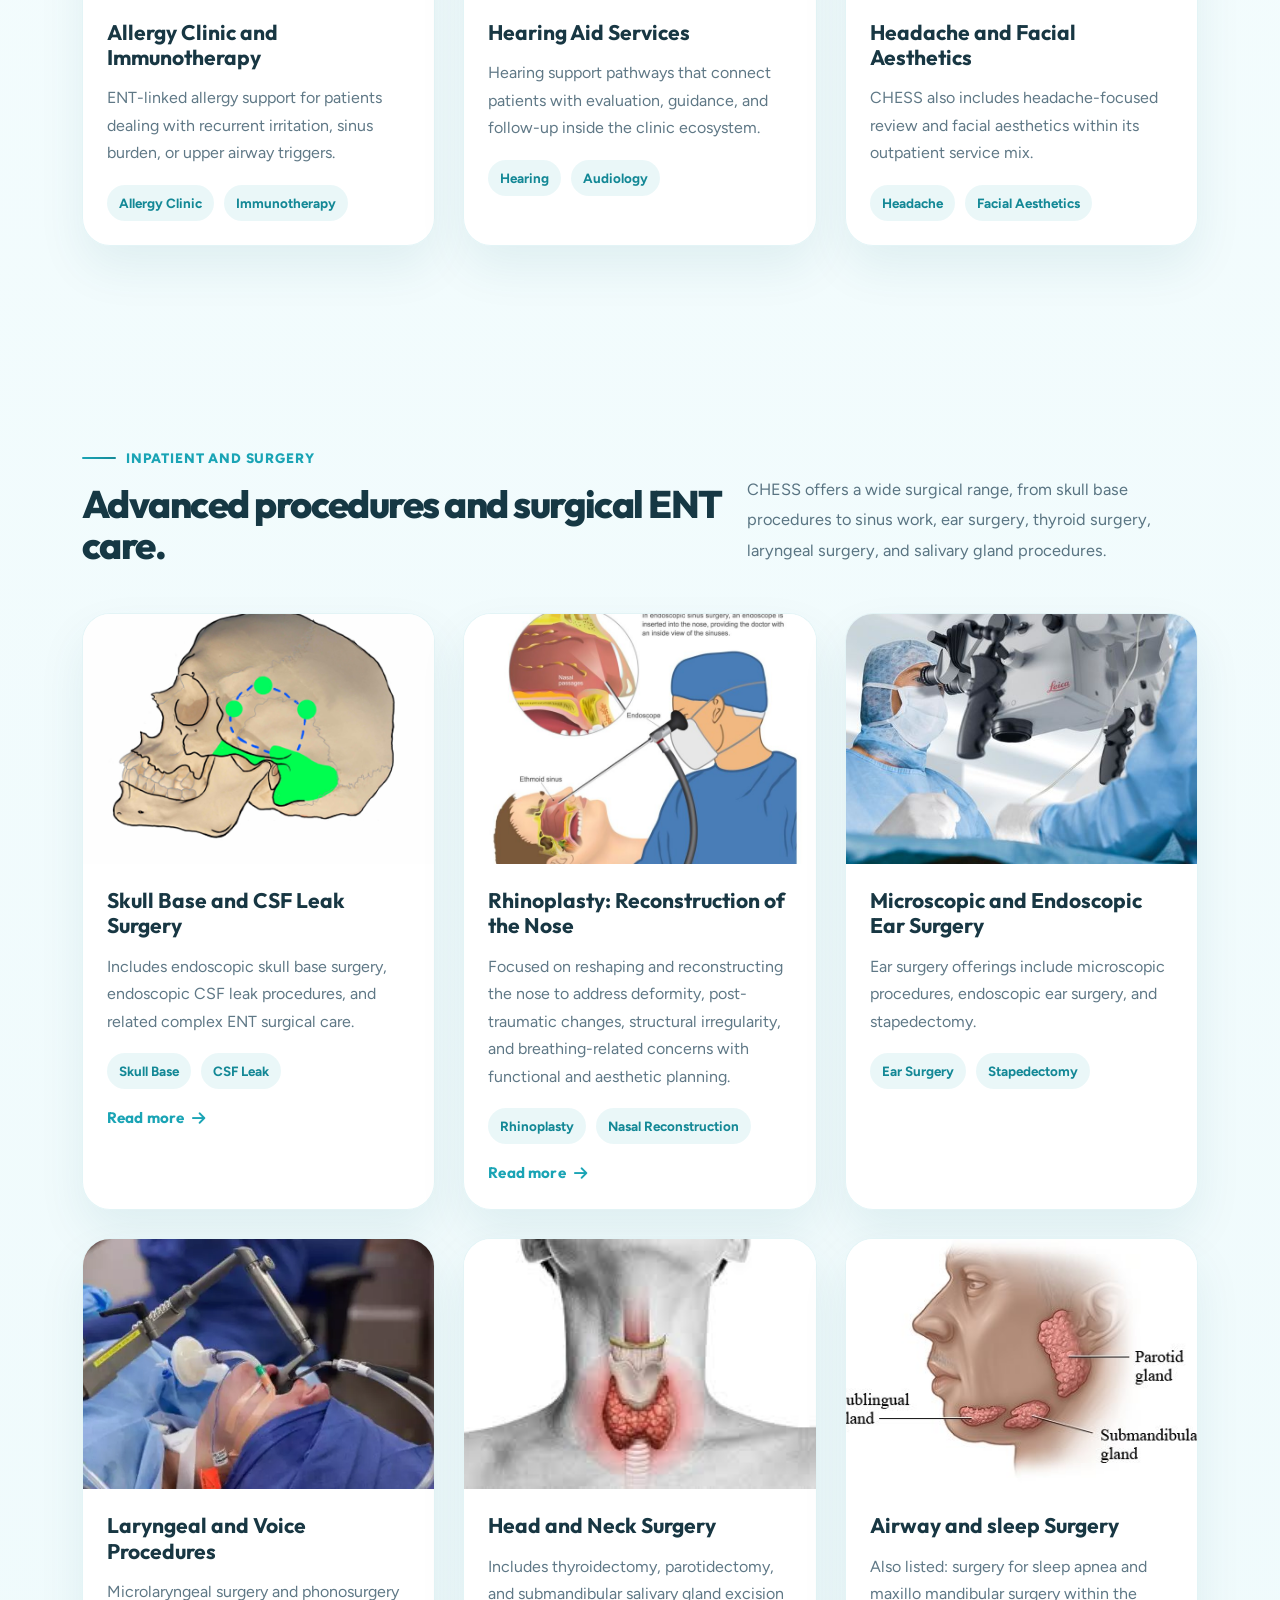
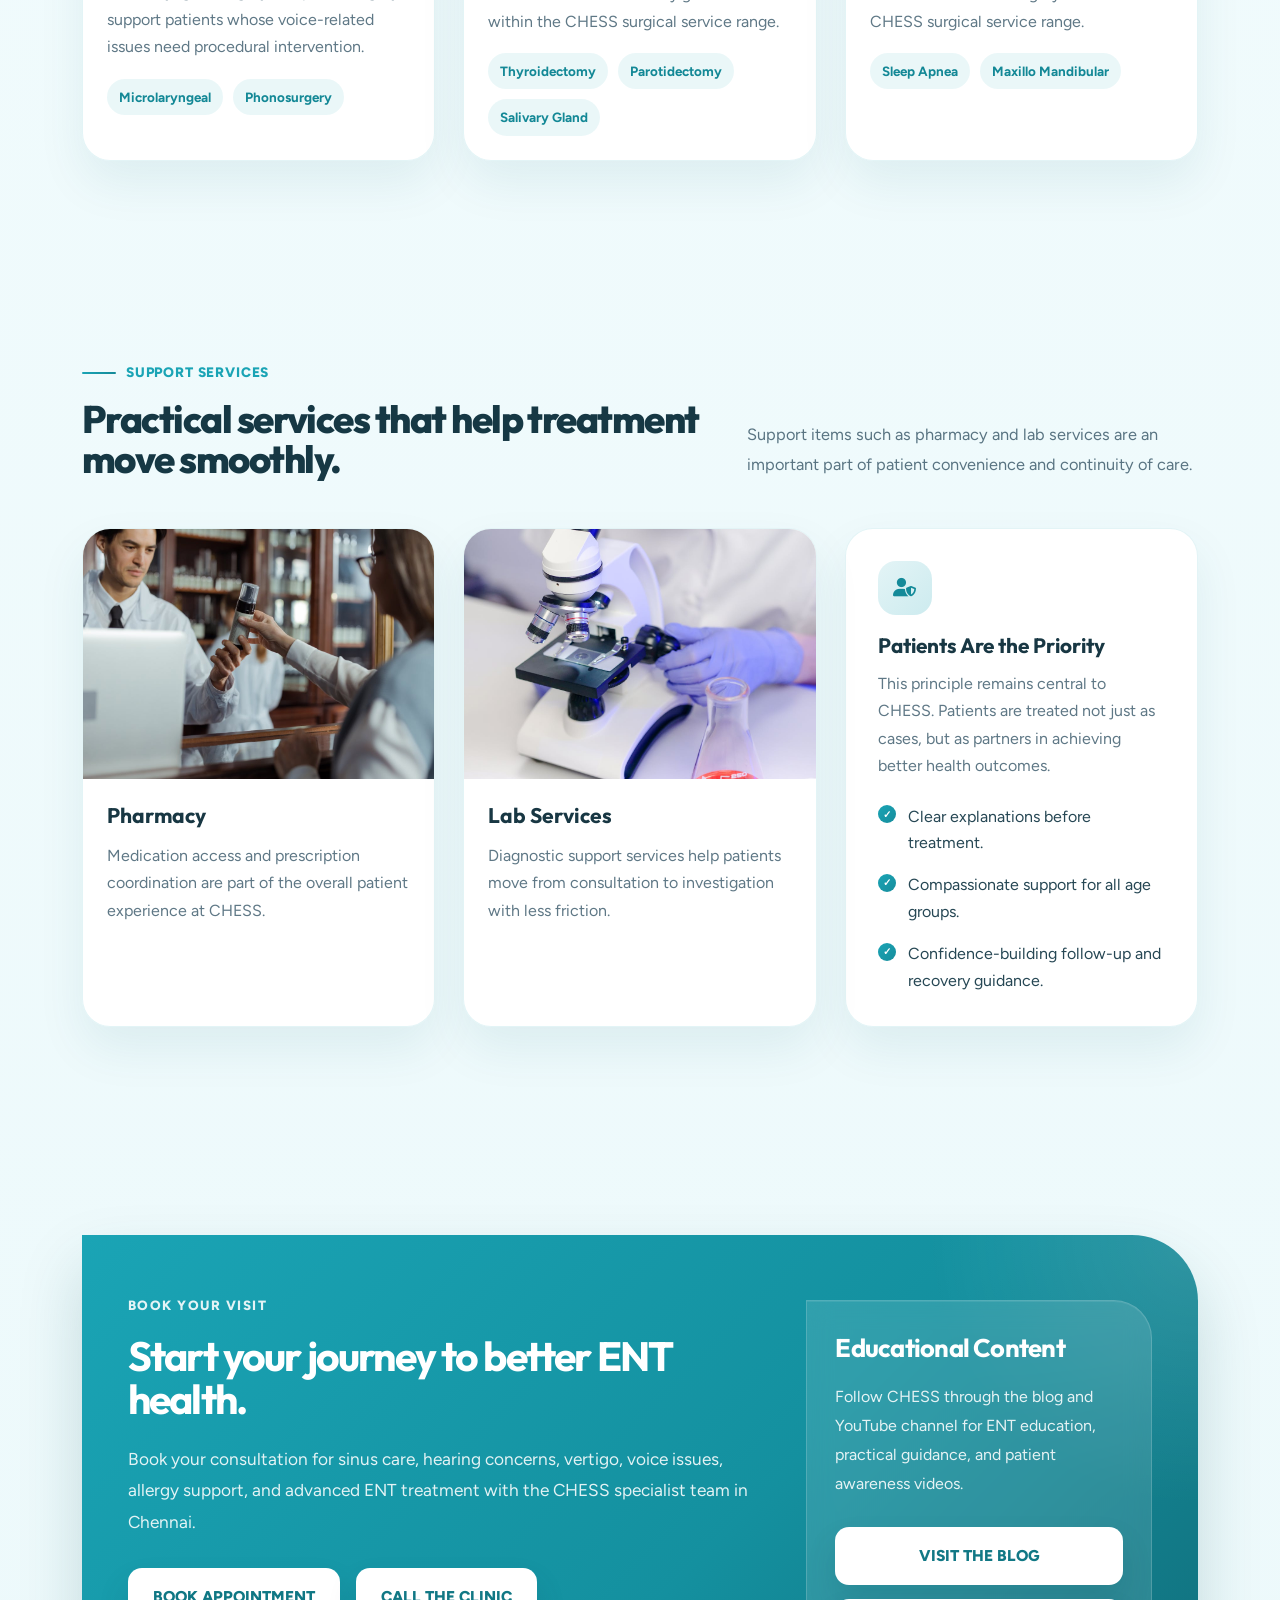
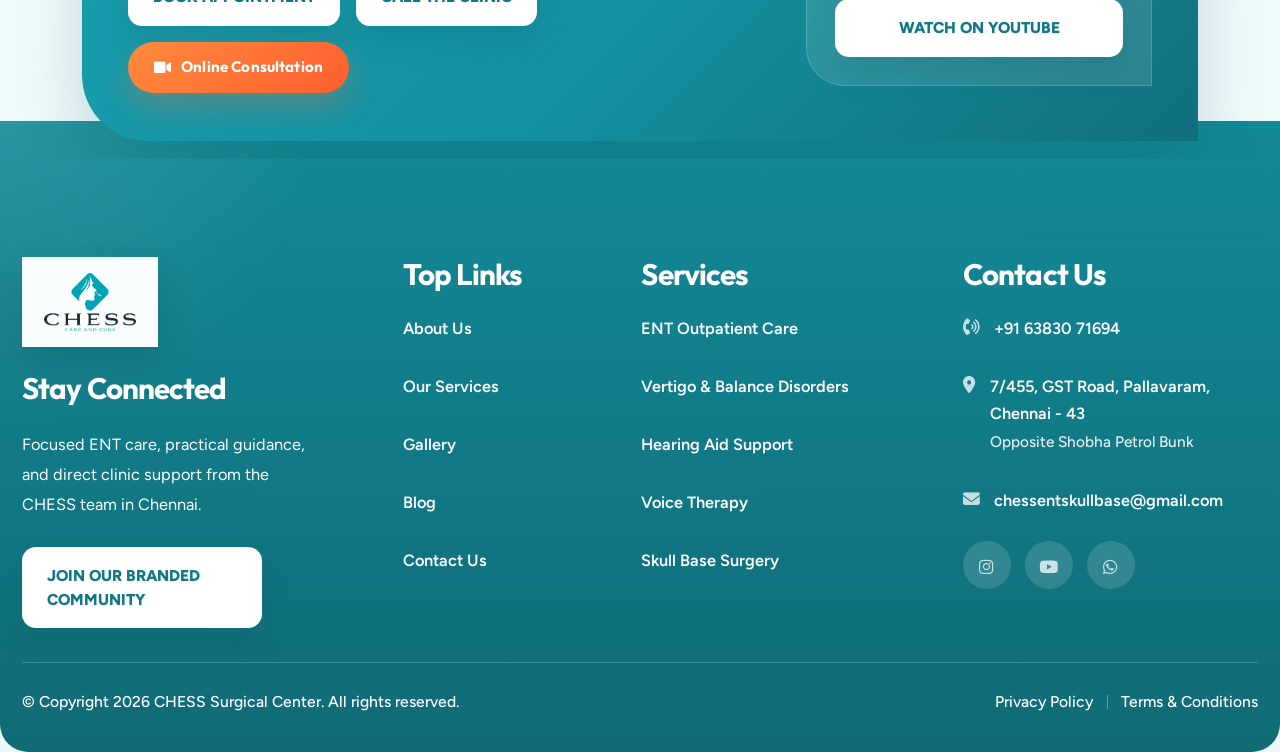
<file: services.html>
<!DOCTYPE html>
<html lang="en">
<head>
  <meta charset="UTF-8">
  <meta name="viewport" content="width=device-width, initial-scale=1.0">
  <title>ENT Services | CHESS Surgical Center</title>
  <meta name="description" content="Explore CHESS Surgical Center services including ENT outpatient care, vertigo management, voice therapy, allergy clinic, hearing aid support, skull base surgery, FESS, ear surgery, and more.">
  <link rel="icon" href="assets/img/chessent/logo.png" type="image/png">
  <link rel="stylesheet" href="assets/css/plugins/bootstrap.min.css">
  <link rel="stylesheet" href="assets/css/plugins/fontawesome.css">
  <link rel="stylesheet" href="assets/css/plugins/owlcarousel.min.css">
  <link rel="stylesheet" href="assets/css/plugins/magnific-popup.css">
  <link rel="stylesheet" href="assets/css/plugins/nice-select.css">
  <link rel="stylesheet" href="assets/css/plugins/aos.css">
  <link rel="stylesheet" href="assets/css/main.css">
  <link rel="stylesheet" href="assets/css/chessent.css">
</head>
<body class="homepage8-body chessent-site chessent-index chessent-inner-page">
  <div class="chessent-preloader" data-chessent-preloader aria-hidden="true">
    <div class="chessent-preloader__panel">
      <div class="chessent-preloader__visual">
        <svg class="chessent-preloader__svg" viewBox="0 0 240 240" xmlns="http://www.w3.org/2000/svg" role="presentation">
          <defs>
            <linearGradient id="chessent-loader-gradient" x1="36" y1="36" x2="204" y2="204" gradientUnits="userSpaceOnUse">
              <stop offset="0%" stop-color="#1aa4b5"></stop>
              <stop offset="100%" stop-color="#117684"></stop>
            </linearGradient>
            <clipPath id="chessent-loader-logo-clip">
              <circle cx="120" cy="120" r="40"></circle>
            </clipPath>
          </defs>
          <circle class="chessent-preloader__orbit chessent-preloader__orbit--outer" cx="120" cy="120" r="92" stroke="url(#chessent-loader-gradient)"></circle>
          <circle class="chessent-preloader__orbit chessent-preloader__orbit--inner" cx="120" cy="120" r="74"></circle>
          <path class="chessent-preloader__pulse" d="M40 124h34l16-28 27 50 20-31 16 9h47"></path>
          <g class="chessent-preloader__logo-mark">
            <circle class="chessent-preloader__logo-disc" cx="120" cy="120" r="50"></circle>
            <image class="chessent-preloader__logo-image" href="assets/img/chessent/logo.png" x="24" y="82" width="192" height="120" clip-path="url(#chessent-loader-logo-clip)" preserveAspectRatio="xMidYMid meet"></image>
          </g>
        </svg>
      </div>
      <p class="chessent-preloader__eyebrow">CHESS Surgical Center</p>
      <p class="chessent-preloader__copy">Preparing your visit<span></span></p>
    </div>
  </div>
  <header class="vl-header-area vl-transparent-header">
    <div class="container">
      <div class="row align-items-center row-bg1">
        <div class="col-lg-2 col-7">
          <div class="vl-logo">
            <a href="index.html" aria-label="CHESS Surgical Center">
              <img src="assets/img/chessent/logo.png" alt="CHESS Surgical Center logo">
            </a>
          </div>
        </div>
        <div class="col-lg-7 d-none d-lg-block">
          <div class="vl-main-menu text-center">
            <nav class="vl-mobile-menu-active">
              <ul>
                <li><a href="index.html">Home</a></li>
                <li><a href="about.html">About Us</a></li>
                <li><a href="services.html" class="nav-link active">Services</a></li>
                <li><a href="Gallery.html">Gallery</a></li>
                <li><a href="testimonial.html">Testimonials</a></li>
                <li><a href="faq.html">FAQ</a></li>
                <li><a href="https://drksk.exlyapp.com/blog" target="_blank" rel="noopener noreferrer">Blogs</a></li>
                <li><a href="contact.html">Contact</a></li>
              </ul>
            </nav>
          </div>
        </div>
        <div class="col-lg-3 col-5">
          <div class="vl-hero-btn d-none d-lg-block">
            <div class="btn-area1 text-end">
              <ul>
                <li><a href="tel:+916383071694" aria-label="Call CHESS Surgical Center"><i class="fa-solid fa-phone"></i></a></li>
                <li><a href="mailto:chessentskullbase@gmail.com" aria-label="Email CHESS Surgical Center"><i class="fa-solid fa-envelope"></i></a></li>
                <li><a href="https://wa.me/916383071694" target="_blank" rel="noopener noreferrer" aria-label="WhatsApp CHESS Surgical Center"><i class="fa-brands fa-whatsapp"></i></a></li>
              </ul>
            </div>
          </div>
          <div class="vl-header-action-item d-lg-none">
            <button class="vl-offcanvas-toggle" type="button" aria-label="Open menu">
              <i class="fa-solid fa-bars-staggered"></i>
            </button>
          </div>
        </div>
      </div>
    </div>
  </header>

  <div class="vl-offcanvas">
    <div class="vl-offcanvas-header d-flex align-items-center justify-content-between mb-30">
      <div class="vl-offcanvas-logo-wrap">
        <img class="vl-offcanvas-logo" src="assets/img/chessent/logo.png" alt="CHESS Surgical Center logo">
      </div>
      <div class="vl-offcanvas-close">
        <button class="vl-offcanvas-close-toggle" type="button" aria-label="Close menu">
          <i class="fa-solid fa-xmark"></i>
        </button>
      </div>
    </div>
    <div class="vl-offcanvas-menu mb-40">
      <nav></nav>
    </div>
    <div class="vl-offcanvas-info mb-30">
      <span><a href="tel:+916383071694"><i class="fa-solid fa-phone"></i> +91 63830 71694</a></span>
      <span><a href="tel:+917449220100"><i class="fa-solid fa-phone-volume"></i> +91 74492 20100</a></span>
      <span><a href="mailto:chessentskullbase@gmail.com"><i class="fa-solid fa-envelope"></i> chessentskullbase@gmail.com</a></span>
      <span><a href="contact.html"><i class="fa-solid fa-location-dot"></i> 7/455, GST Road, Pallavaram, Chennai - 43</a></span>
    </div>
    <div class="jyoti-community-card chessent-offcanvas-card">
      <h3>Focused ENT care with direct access to the clinic team.</h3>
      <p>Calling time is 10 AM to 10 PM. Book appointments quickly through phone or WhatsApp.</p>
      <a class="jyoti-community-btn chessent-community-btn" href="https://wa.me/916383071694" target="_blank" rel="noopener noreferrer">Book Appointment on WhatsApp</a>
      <a class="chessent-cta-online-btn chessent-offcanvas-online-btn" href="https://drksk.exlyapp.com/7648fef9-ce8d-4b00-85bf-c547a57aedb8" target="_blank" rel="noopener noreferrer"><i class="fa-solid fa-video"></i> Online Consultation</a>
    </div>
  </div>
  <div class="vl-offcanvas-overlay"></div>

  <main>
    <section class="page-hero">
      <div class="container">
        <span class="section-kicker text-white">Our Services</span>
        <h1 class="section-heading text-white">Focused ENT services from consultation through advanced surgery.</h1>
        <nav aria-label="breadcrumb">
          <ol class="breadcrumb mb-0">
            <li class="breadcrumb-item"><a href="index.html">Home</a></li>
            <li class="breadcrumb-item active text-white" aria-current="page">Services</li>
          </ol>
        </nav>
      </div>
    </section>

    <section class="section-space-sm">
      <div class="container">
        <div class="row align-items-end g-4">
          <div class="col-lg-7">
            <span class="section-kicker">Outpatient Services</span>
            <h2 class="section-heading">Core consultation and clinic-based care.</h2>
          </div>
          <div class="col-lg-5">
            <div class="section-copy">
              <p>CHESS directly provides ENT outpatient care, vertigo support, voice therapy, allergy clinic and immunotherapy, headache review, facial aesthetics, and hearing aid support.</p>
            </div>
          </div>
        </div>
        <div class="service-stack mt-5">
          <article class="service-card">
            <img src="assets/img/chessent/service-outpatient.jpg" alt="ENT outpatient care">
            <div class="service-card-body">
              <h3>ENT Outpatient</h3>
              <p>Dedicated ENT consultations for acute symptoms, chronic concerns, follow-up reviews, and treatment planning.</p>
              <div class="service-tag-list"><span>Ear</span><span>Nose</span><span>Throat</span></div>
            </div>
          </article>
          <article class="service-card service-card--clickable" data-bs-toggle="modal" data-bs-target="#serviceModalVertigo" role="button" tabindex="0" aria-label="Read more about Vertigo and Balance Care">
            <img src="assets/img/chessent/service-vertigo.jpg" alt="Vertigo clinic">
            <div class="service-card-body">
              <h3>Vertigo and Balance Care</h3>
              <p>Assessment and treatment for dizziness, balance disorders, and recovery plans that may include posture and exercise guidance.</p>
              <div class="service-tag-list"><span>Vertigo</span><span>Balance</span></div>
              <span class="service-card-readmore">Read more <i class="fa-solid fa-arrow-right"></i></span>
            </div>
          </article>
          <article class="service-card">
            <img src="assets/img/chessent/service-voice-therapy.jpg" alt="Voice therapy">
            <div class="service-card-body">
              <h3>Voice Therapy</h3>
              <p>Support for voice recovery, rehabilitation, and allied therapy planning alongside ENT review where needed.</p>
              <div class="service-tag-list"><span>Voice</span><span>Speech Support</span></div>
            </div>
          </article>
          <article class="service-card">
            <img src="assets/img/chessent/service-allergy.jpg" alt="Allergy clinic">
            <div class="service-card-body">
              <h3>Allergy Clinic and Immunotherapy</h3>
              <p>ENT-linked allergy support for patients dealing with recurrent irritation, sinus burden, or upper airway triggers.</p>
              <div class="service-tag-list"><span>Allergy Clinic</span><span>Immunotherapy</span></div>
            </div>
          </article>
          <article class="service-card">
            <img src="assets/img/chessent/service-hearing-aid.jpg" alt="Hearing aid service">
            <div class="service-card-body">
              <h3>Hearing Aid Services</h3>
              <p>Hearing support pathways that connect patients with evaluation, guidance, and follow-up inside the clinic ecosystem.</p>
              <div class="service-tag-list"><span>Hearing</span><span>Audiology</span></div>
            </div>
          </article>
          <article class="service-card">
            <img src="assets/img/chessent/service-headache-facial.jpg" alt="Clinical facial assessment consultation">
            <div class="service-card-body">
              <h3>Headache and Facial Aesthetics</h3>
              <p>CHESS also includes headache-focused review and facial aesthetics within its outpatient service mix.</p>
              <div class="service-tag-list"><span>Headache</span><span>Facial Aesthetics</span></div>
            </div>
          </article>
        </div>
      </div>
    </section>

    <section class="section-space">
      <div class="container">
        <div class="row align-items-end g-4">
          <div class="col-lg-7">
            <span class="section-kicker">Inpatient and Surgery</span>
            <h2 class="section-heading">Advanced procedures and surgical ENT care.</h2>
          </div>
          <div class="col-lg-5">
            <div class="section-copy">
              <p>CHESS offers a wide surgical range, from skull base procedures to sinus work, ear surgery, thyroid surgery, laryngeal surgery, and salivary gland procedures.</p>
            </div>
          </div>
        </div>
        <div class="service-stack mt-5">
          <article class="service-card service-card--clickable" data-bs-toggle="modal" data-bs-target="#serviceModalSkullBase" role="button" tabindex="0" aria-label="Read more about Skull Base and CSF Leak Surgery">
            <img src="assets/img/chessent/service-skullbase.png" alt="Skull base surgery">
            <div class="service-card-body">
              <h3>Skull Base and CSF Leak Surgery</h3>
              <p>Includes endoscopic skull base surgery, endoscopic CSF leak procedures, and related complex ENT surgical care.</p>
              <div class="service-tag-list"><span>Skull Base</span><span>CSF Leak</span></div>
              <span class="service-card-readmore">Read more <i class="fa-solid fa-arrow-right"></i></span>
            </div>
          </article>
          <article class="service-card service-card--clickable" data-bs-toggle="modal" data-bs-target="#serviceModalRhinoplasty" role="button" tabindex="0" aria-label="Read more about Rhinoplasty">
            <img src="assets/img/chessent/service-fess.jpg" alt="Rhinoplasty and nasal reconstruction">
            <div class="service-card-body">
              <h3>Rhinoplasty: Reconstruction of the Nose</h3>
              <p>Focused on reshaping and reconstructing the nose to address deformity, post-traumatic changes, structural irregularity, and breathing-related concerns with functional and aesthetic planning.</p>
              <div class="service-tag-list"><span>Rhinoplasty</span><span>Nasal Reconstruction</span></div>
              <span class="service-card-readmore">Read more <i class="fa-solid fa-arrow-right"></i></span>
            </div>
          </article>
          <article class="service-card">
            <img src="assets/img/chessent/service-ear-surgery.jpg" alt="Ear surgery">
            <div class="service-card-body">
              <h3>Microscopic and Endoscopic Ear Surgery</h3>
              <p>Ear surgery offerings include microscopic procedures, endoscopic ear surgery, and stapedectomy.</p>
              <div class="service-tag-list"><span>Ear Surgery</span><span>Stapedectomy</span></div>
            </div>
          </article>
          <article class="service-card">
            <img src="assets/img/chessent/service-laryngeal.webp" alt="Microlaryngeal surgery">
            <div class="service-card-body">
              <h3>Laryngeal and Voice Procedures</h3>
              <p>Microlaryngeal surgery and phonosurgery support patients whose voice-related issues need procedural intervention.</p>
              <div class="service-tag-list"><span>Microlaryngeal</span><span>Phonosurgery</span></div>
            </div>
          </article>
          <article class="service-card">
            <img src="assets/img/chessent/service-thyroid.jpg" alt="Thyroid surgery">
            <div class="service-card-body">
              <h3>Head and Neck Surgery</h3>
              <p>Includes thyroidectomy, parotidectomy, and submandibular salivary gland excision within the CHESS surgical service range.</p>
              <div class="service-tag-list"><span>Thyroidectomy</span><span>Parotidectomy</span><span>Salivary Gland</span></div>
            </div>
          </article>
          <article class="service-card">
            <img src="assets/img/chessent/service-salivary.jpg" alt="Salivary surgery">
            <div class="service-card-body">
              <h3>Airway and sleep Surgery</h3>
              <p>Also listed: surgery for sleep apnea and maxillo mandibular surgery within the CHESS surgical service range.</p>
              <div class="service-tag-list"><span>Sleep Apnea</span><span>Maxillo Mandibular</span></div>
            </div>
          </article>
        </div>
      </div>
    </section>

    <section class="section-space-sm">
      <div class="container">
        <div class="row align-items-end g-4">
          <div class="col-lg-7">
            <span class="section-kicker">Support Services</span>
            <h2 class="section-heading">Practical services that help treatment move smoothly.</h2>
          </div>
          <div class="col-lg-5">
            <div class="section-copy">
              <p>Support items such as pharmacy and lab services are an important part of patient convenience and continuity of care.</p>
            </div>
          </div>
        </div>
        <div class="service-stack mt-5">
          <article class="service-card">
            <img src="assets/img/chessent/service-pharmacy.jpg" alt="Pharmacy">
            <div class="service-card-body">
              <h3>Pharmacy</h3>
              <p>Medication access and prescription coordination are part of the overall patient experience at CHESS.</p>
            </div>
          </article>
          <article class="service-card">
            <img src="assets/img/chessent/service-lab.jpg" alt="Lab services">
            <div class="service-card-body">
              <h3>Lab Services</h3>
              <p>Diagnostic support services help patients move from consultation to investigation with less friction.</p>
            </div>
          </article>
          <article class="surface-card">
            <div class="icon-chip"><i class="fa-solid fa-user-shield"></i></div>
            <h3>Patients Are the Priority</h3>
            <p>This principle remains central to CHESS. Patients are treated not just as cases, but as partners in achieving better health outcomes.</p>
            <ul class="check-list list-unstyled mt-4">
              <li>Clear explanations before treatment.</li>
              <li>Compassionate support for all age groups.</li>
              <li>Confidence-building follow-up and recovery guidance.</li>
            </ul>
          </article>
        </div>
      </div>
    </section>

    <section class="chessent-footer-cta-section">
      <div class="container">
        <div class="chessent-footer-cta-shell">
          <div class="chessent-footer-cta-main">
            <span class="chessent-footer-cta-kicker">Book Your Visit</span>
            <h2>Start your journey to better ENT health.</h2>
            <p>Book your consultation for sinus care, hearing concerns, vertigo, voice issues, allergy support, and advanced ENT treatment with the CHESS specialist team in Chennai.</p>
            <div class="chessent-footer-cta-actions">
              <a href="https://docs.google.com/forms/d/e/1FAIpQLSdbThxPCA3OmnQGDK2QUruDE75adWVaq2bn9YkKVHi5Rb8_4w/viewform" class="chessent-cta-light-btn" target="_blank" rel="noopener noreferrer">Book Appointment</a>
              <a href="tel:+916383071694" class="chessent-cta-accent-btn">Call the Clinic</a>
              <a href="https://drksk.exlyapp.com/7648fef9-ce8d-4b00-85bf-c547a57aedb8" class="chessent-cta-online-btn" target="_blank" rel="noopener noreferrer"><i class="fa-solid fa-video"></i> Online Consultation</a>
            </div>
          </div>
          <aside class="chessent-footer-cta-side">
            <h3>Educational Content</h3>
            <p>Follow CHESS through the blog and YouTube channel for ENT education, practical guidance, and patient awareness videos.</p>
            <div class="chessent-footer-cta-side-actions">
              <a href="https://drksk.exlyapp.com/blog" target="_blank" rel="noopener noreferrer">Visit the Blog</a>
              <a href="https://youtube.com/@chessentsurgicalcenter?si=B1ahD-DHLv05s_jC" target="_blank" rel="noopener noreferrer">Watch on YouTube</a>
            </div>
          </aside>
        </div>
      </div>
    </section>

    <div class="modal fade chessent-service-modal" id="serviceModalVertigo" tabindex="-1" aria-labelledby="serviceModalVertigoLabel" aria-hidden="true">
      <div class="modal-dialog modal-dialog-centered modal-dialog-scrollable modal-lg">
        <div class="modal-content">
          <div class="modal-header">
            <div>
              <span class="section-kicker">Vertigo &amp; Balance Care</span>
              <h2 class="modal-title" id="serviceModalVertigoLabel">Vertigo</h2>
            </div>
            <button type="button" class="btn-close" data-bs-dismiss="modal" aria-label="Close"></button>
          </div>
          <div class="modal-body">
            <p>Vertigo is a false sensation of spinning, often caused by diseases of the inner ear. It can affect people of all ages and gender. Simple movements like turning in bed or looking up can trigger it. It may interfere with daily activities and impair your overall quality of life.</p>
            <p>Though it can feel alarming, most causes are treatable when diagnosed accurately. Many patients live with it longer than necessary due to delayed diagnosis.</p>
            <p><strong>Early evaluation is the key.</strong> Timely care not only relieves the symptoms, but also helps patients regain confidence and stability.</p>
            <p>At CHESS Surgical Centre, we evaluate them clinically during the first visit with detailed history and complete clinical examination. Initial examination helps us narrow our diagnosis and provide the patient with only the necessary treatment. All patients with giddiness, dizziness, or swaying do not have true vertigo, and they should not be treated with anti-vertiginous drugs. A simple postural fall of blood pressure can also cause giddiness. This is where our centre stands unique.</p>
            <h3 class="modal-subheading">Cranio-Oculography (COG)</h3>
            <p>Videonystagmography (VNG), now recently improvised as Cranio-oculography (COG), is an advanced diagnostic test to evaluate the cause of vertigo. It records and analyses the eye movements, which are closely linked to the inner ear. When the vestibular (balance) system is affected, it sends abnormal signals to the brain, which show up as specific patterns of eye movements. It helps the clinician identify whether the patient's problem is arising from the inner ear or any other part of the rest of the balance system (cerebellum and its connections).</p>
            <p>This is a non-invasive test, which provides additional objective information that a routine examination cannot give. COG allows for targeted treatment, helps patients recover faster, and avoids unnecessary medications.</p>
            <div class="modal-gallery">
              <figure class="modal-gallery__item">
                <img src="assets/img/chessent/cog-patient.jpeg" alt="Patient undergoing Cranio-Oculography (COG) testing at CHESS Surgical Centre" loading="lazy">
                <figcaption>COG testing in progress</figcaption>
              </figure>
              <figure class="modal-gallery__item">
                <img src="assets/img/chessent/cog-display.jpeg" alt="Real-time eye movement tracking on the COG display" loading="lazy">
                <figcaption>Real-time eye movement tracking</figcaption>
              </figure>
            </div>
            <h3 class="modal-subheading">Instructions Before Your COG Test</h3>
            <ul class="modal-list">
              <li>Avoid or stop any vertigo medicines or sedatives 48 hours prior to testing.</li>
              <li>Avoid alcohol.</li>
              <li>Take a light meal 3 hours prior to testing.</li>
              <li>Do not apply eye make-up (eye-liner or mascara).</li>
              <li>If vomiting is one of your major symptoms, please inform us — we will keep sickness bags ready.</li>
              <li>Avoid gel or liquid bindis on your forehead.</li>
              <li>Always come with your attender.</li>
              <li>It is normal to feel slight uneasiness after testing, hence kindly travel back home in a four-wheeler.</li>
              <li>Testing will take 45 minutes to one hour for each patient, so come at the particular slot given to you and make sure you have adequate time in hand. Kindly do not hurry us.</li>
            </ul>
          </div>
          <div class="modal-footer">
            <a href="https://wa.me/916383071694" target="_blank" rel="noopener noreferrer" class="chessent-cta-accent-btn">Book Appointment</a>
            <button type="button" class="chessent-cta-light-btn" data-bs-dismiss="modal">Close</button>
          </div>
        </div>
      </div>
    </div>

    <div class="modal fade chessent-service-modal" id="serviceModalRhinoplasty" tabindex="-1" aria-labelledby="serviceModalRhinoplastyLabel" aria-hidden="true">
      <div class="modal-dialog modal-dialog-centered modal-dialog-scrollable modal-lg">
        <div class="modal-content">
          <div class="modal-header">
            <div>
              <span class="section-kicker">Nasal Reconstruction</span>
              <h2 class="modal-title" id="serviceModalRhinoplastyLabel">Rhinoplasty</h2>
            </div>
            <button type="button" class="btn-close" data-bs-dismiss="modal" aria-label="Close"></button>
          </div>
          <div class="modal-body">
            <p>Rhinoplasty is a surgical procedure to reshape the appearance of the nose, for cosmetic or functional correction. It can address concerns like hump nose, crooked nose, broad nasal bridge, drooping or bulbous tip, and nasal obstruction due to nasal valve deformities. The procedure is tailored to each patient depending upon their complaints, clinical findings, and expectations. In addition to cosmetic enhancement, rhinoplasty often drastically improves the airway, helping you breathe comfortably.</p>
            <p>Surgery can be done under local anaesthesia with sedation, or under general anaesthesia.</p>
            <h3 class="modal-subheading">The Two Main Approaches</h3>
            <ol class="modal-list">
              <li><strong>Closed Rhinoplasty:</strong> All incisions are made inside the nose, with no visible scars.</li>
              <li><strong>Open Rhinoplasty:</strong> A small incision is made across the columella (the strip between the nostrils) to allow better visibility and precision.</li>
            </ol>
            <p>During the surgery, the surgeon carefully reshapes the nasal bones and cartilage by removing or reducing them. He may refine the nasal tip, straighten the septum, or add a cartilage graft for structural support. The graft may be harvested from the nose, or sometimes from your pinna (external ear) or rib cartilage. The surgical time is usually between 3 to 4 hours.</p>
            <h3 class="modal-subheading">Recovery</h3>
            <p>Following the procedure, a nasal splint is kept for support. Mild swelling and bruising around the eyes are normal and will settle in a few days with the application of an ice pack. Patients can return to routine activities within a week, although complete healing may take up to a few months.</p>
            <p>When performed with a balance of aesthetics and function, rhinoplasty helps patients look and breathe better.</p>
            <p class="modal-highlight"><strong>Most important:</strong> Have realistic expectations. Rhinoplasty will not give you a perfect nose, but a natural-looking nose that suits your face.</p>
            <h3 class="modal-subheading">Before &amp; After</h3>
            <div class="modal-beforeafter">
              <figure class="modal-beforeafter__item">
                <img src="assets/img/chessent/rhinoplasty-before.jpeg" alt="Patient profile before rhinoplasty" loading="lazy">
                <figcaption>Before</figcaption>
              </figure>
              <figure class="modal-beforeafter__item">
                <img src="assets/img/chessent/rhinoplasty-after.jpeg" alt="Patient profile after rhinoplasty" loading="lazy">
                <figcaption>After</figcaption>
              </figure>
            </div>
            <p class="modal-beforeafter__note">Actual patient result. Outcomes vary from person to person and depend on individual anatomy and expectations.</p>
          </div>
          <div class="modal-footer">
            <a href="https://wa.me/916383071694" target="_blank" rel="noopener noreferrer" class="chessent-cta-accent-btn">Book Appointment</a>
            <button type="button" class="chessent-cta-light-btn" data-bs-dismiss="modal">Close</button>
          </div>
        </div>
      </div>
    </div>

    <div class="modal fade chessent-service-modal" id="serviceModalSkullBase" tabindex="-1" aria-labelledby="serviceModalSkullBaseLabel" aria-hidden="true">
      <div class="modal-dialog modal-dialog-centered modal-dialog-scrollable modal-lg">
        <div class="modal-content">
          <div class="modal-header">
            <div>
              <span class="section-kicker">Advanced Surgery</span>
              <h2 class="modal-title" id="serviceModalSkullBaseLabel">Skull Base &amp; CSF Leak Surgery</h2>
            </div>
            <button type="button" class="btn-close" data-bs-dismiss="modal" aria-label="Close"></button>
          </div>
          <div class="modal-body">
            <p>The skull base is the floor of the skull that separates the brain above from the structures of the nose, eyes, and ears below. It is a complex region housing critical nerves and blood vessels. Tumours, cysts, infections, and traumatic defects in this area need specialised expertise for safe and effective management.</p>
            <p>At CHESS Surgical Centre, we offer <strong>endoscopic skull base surgery</strong> — a minimally invasive approach that uses the natural pathway of the nose to access the skull base. This avoids large external incisions, reduces blood loss, shortens hospital stay, and helps patients recover faster.</p>
            <h3 class="modal-subheading">Conditions We Treat</h3>
            <ul class="modal-list">
              <li>Pituitary tumours</li>
              <li>Skull base tumours such as meningiomas, craniopharyngiomas, and chordomas</li>
              <li>Sinonasal tumours extending into the skull base</li>
              <li>CSF (cerebrospinal fluid) rhinorrhoea — leak of brain fluid through the nose</li>
              <li>Encephaloceles and meningoceles</li>
              <li>Optic nerve decompression and orbital decompression</li>
              <li>Complex revision sinus surgery involving the skull base</li>
            </ul>
            <h3 class="modal-subheading">Endoscopic CSF Leak Repair</h3>
            <p>A CSF leak occurs when there is an abnormal opening between the lining of the brain and the nose, causing watery discharge from one nostril. Left untreated, it carries the risk of meningitis. Endoscopic repair allows us to precisely localise and seal the defect through the nose, with high success rates and minimal discomfort.</p>
            <h3 class="modal-subheading">Four-Hand Technique in Skull Base Surgery</h3>
            <p>Endoscopic skull base procedures at CHESS are performed using the <strong>four-hand technique</strong> — two surgeons working simultaneously through the nostrils. One surgeon stabilises the endoscope and manages suction while the other operates with both hands, giving steady visualisation, finer dissection, and safer handling of critical structures.</p>
            <div class="modal-gallery modal-gallery--three">
              <figure class="modal-gallery__item">
                <img src="assets/img/chessent/skullbase-four-hand-1.jpeg" alt="Surgeon and assistant performing endoscopic skull base surgery using the four-hand technique at CHESS Surgical Centre" loading="lazy">
                <figcaption>Two surgeons operating in tandem</figcaption>
              </figure>
              <figure class="modal-gallery__item">
                <img src="assets/img/chessent/skullbase-four-hand-2.jpeg" alt="Endoscopic view of the surgical field displayed on monitor during four-hand skull base surgery" loading="lazy">
                <figcaption>Live endoscopic visualisation</figcaption>
              </figure>
              <figure class="modal-gallery__item">
                <img src="assets/img/chessent/skullbase-four-hand-3.jpeg" alt="Close-up of coordinated instrument handling during four-hand endoscopic skull base surgery" loading="lazy">
                <figcaption>Coordinated instrument handling</figcaption>
              </figure>
            </div>
            <h3 class="modal-subheading">Why a Specialised Approach Matters</h3>
            <p>Skull base surgery requires precision, advanced imaging, and a thorough understanding of the anatomy. Every case is carefully planned with detailed scans and a tailored surgical strategy. Wherever appropriate, we work alongside neurosurgical and ophthalmology colleagues to deliver coordinated care.</p>
            <p>Our goal is straightforward: complete and safe disease clearance, preservation of vital structures, and a smoother recovery — so that patients can return to normal life with confidence.</p>
          </div>
          <div class="modal-footer">
            <a href="https://wa.me/916383071694" target="_blank" rel="noopener noreferrer" class="chessent-cta-accent-btn">Book Appointment</a>
            <button type="button" class="chessent-cta-light-btn" data-bs-dismiss="modal">Close</button>
          </div>
        </div>
      </div>
    </div>
  <a href="https://drksk.exlyapp.com/7648fef9-ce8d-4b00-85bf-c547a57aedb8" class="chessent-cta-online-btn chessent-online-floating" target="_blank" rel="noopener noreferrer" aria-label="Book online consultation"><i class="fa-solid fa-video"></i><span class="chessent-online-floating__label">Online Consultation</span></a>
  </main>

  <footer class="vl-footer6-section-area">
    <div class="container">
      <div class="chessent-footer-grid">
        <div class="chessent-footer-brand">
          <div class="chessent-footer-logo-badge">
            <img src="assets/img/chessent/logo.png" alt="CHESS Surgical Center logo">
          </div>
          <h3>Stay Connected</h3>
          <p>Focused ENT care, practical guidance, and direct clinic support from the CHESS team in Chennai.</p>
          <a class="chessent-footer-join-btn" href="https://drksk.exlyapp.com/f19cac8b-d568-4418-a63f-c0035a0ec953" target="_blank" rel="noopener noreferrer">Join Our Branded Community</a>
        </div>
        <div class="chessent-footer-links">
          <h3>Top Links</h3>
          <ul class="list-unstyled">
            <li><a href="about.html">About Us</a></li>
            <li><a href="services.html">Our Services</a></li>
            <li><a href="Gallery.html">Gallery</a></li>
            <li><a href="https://drksk.exlyapp.com/blog" target="_blank" rel="noopener noreferrer">Blog</a></li>
            <li><a href="contact.html">Contact Us</a></li>
          </ul>
        </div>
        <div class="chessent-footer-links">
          <h3>Services</h3>
          <ul class="list-unstyled">
            <li><a href="services.html">ENT Outpatient Care</a></li>
            <li><a href="services.html">Vertigo &amp; Balance Disorders</a></li>
            <li><a href="services.html">Hearing Aid Support</a></li>
            <li><a href="services.html">Voice Therapy</a></li>
            <li><a href="services.html">Skull Base Surgery</a></li>
          </ul>
        </div>
        <div class="chessent-footer-contact">
          <h3>Contact Us</h3>
          <ul class="list-unstyled">
            <li><i class="fa-solid fa-phone-volume"></i><a href="tel:+916383071694">+91 63830 71694</a></li>
            <li><i class="fa-solid fa-location-dot"></i><a href="contact.html">7/455, GST Road, Pallavaram, Chennai - 43<br><span class="chessent-address-landmark">Opposite Shobha Petrol Bunk</span></a></li>
            <li><i class="fa-solid fa-envelope"></i><a href="mailto:chessentskullbase@gmail.com">chessentskullbase@gmail.com</a></li>
          </ul>
          <ul class="social-links list-unstyled">
            <li><a href="https://www.instagram.com/chess_entsurgicalcenter/" target="_blank" rel="noopener noreferrer" aria-label="Instagram"><i class="fa-brands fa-instagram"></i></a></li>
            <li><a href="https://youtube.com/@chessentsurgicalcenter?si=B1ahD-DHLv05s_jC" target="_blank" rel="noopener noreferrer" aria-label="YouTube"><i class="fa-brands fa-youtube"></i></a></li>
            <li><a href="https://wa.me/916383071694" target="_blank" rel="noopener noreferrer" aria-label="WhatsApp"><i class="fa-brands fa-whatsapp"></i></a></li>
          </ul>
        </div>
      </div>
      <div class="chessent-footer-bottom">
        <span>© Copyright 2026 CHESS Surgical Center. All rights reserved.</span>
        <div class="chessent-footer-bottom-links">
          <a href="contact.html">Privacy Policy</a>
          <a href="contact.html">Terms &amp; Conditions</a>
        </div>
      </div>
    </div>
  </footer>

  <script src="assets/js/plugins/jquery-3-7-1.min.js"></script>
  <script src="assets/js/plugins/bootstrap.min.js"></script>
  <script src="assets/js/plugins/waypoints.js"></script>
  <script src="assets/js/plugins/counter.js"></script>
  <script src="assets/js/plugins/owlcarousel.min.js"></script>
  <script src="assets/js/plugins/magnific-popup.js"></script>
  <script src="assets/js/plugins/nice-select.js"></script>
  <script src="assets/js/plugins/aos.js"></script>
  <script src="assets/js/main.js"></script>
  <script src="assets/js/chessent.js"></script>
</body>
</html>
</file>
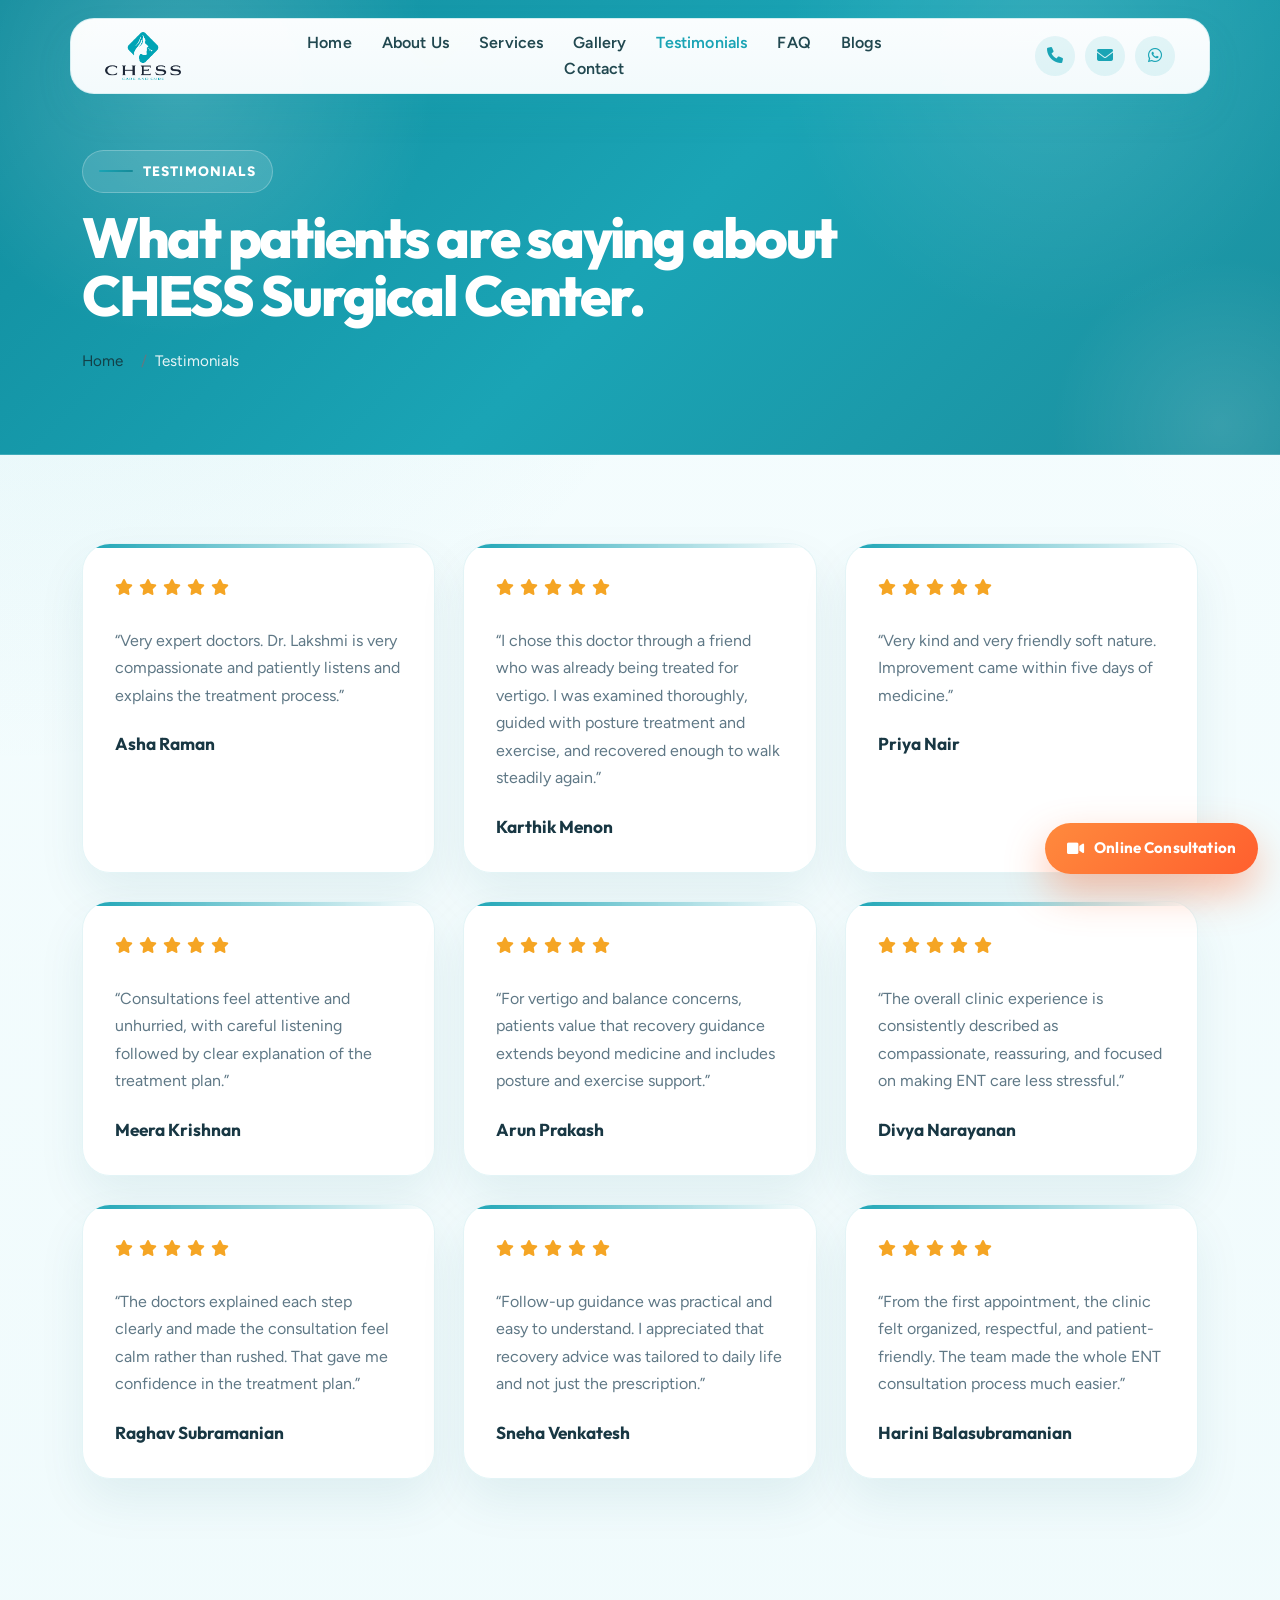
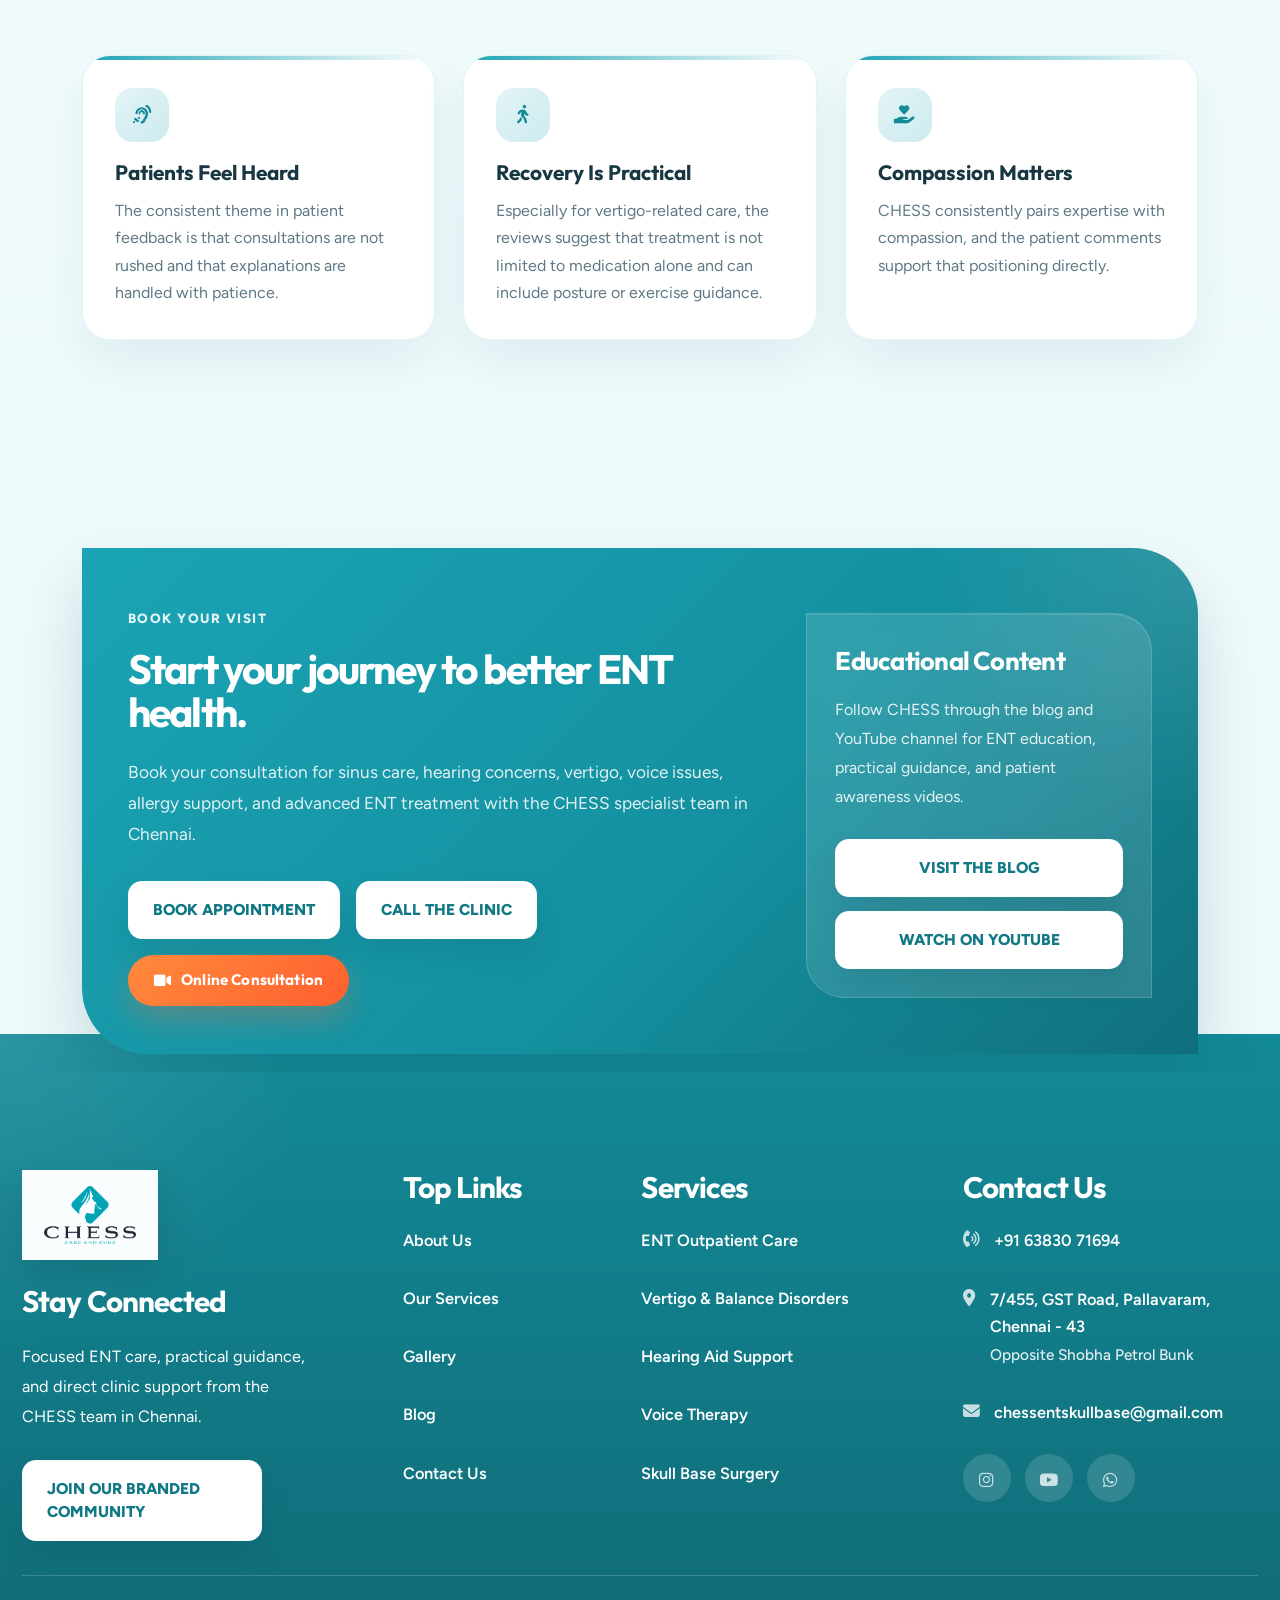
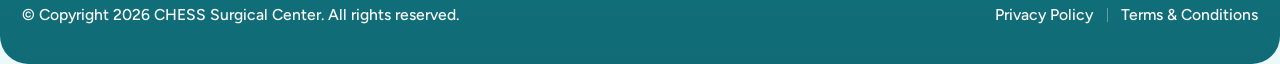
<file: testimonial.html>
<!DOCTYPE html>
<html lang="en">
<head>
  <meta charset="UTF-8">
  <meta name="viewport" content="width=device-width, initial-scale=1.0">
  <title>Patient Testimonials | CHESS Surgical Center</title>
  <meta name="description" content="Read patient feedback and trust signals featured by CHESS Surgical Center, presented in a cleaner testimonial-focused layout.">
  <link rel="icon" href="assets/img/chessent/logo.png" type="image/png">
  <link rel="stylesheet" href="assets/css/plugins/bootstrap.min.css">
  <link rel="stylesheet" href="assets/css/plugins/fontawesome.css">
  <link rel="stylesheet" href="assets/css/plugins/owlcarousel.min.css">
  <link rel="stylesheet" href="assets/css/plugins/magnific-popup.css">
  <link rel="stylesheet" href="assets/css/plugins/nice-select.css">
  <link rel="stylesheet" href="assets/css/plugins/aos.css">
  <link rel="stylesheet" href="assets/css/main.css">
  <link rel="stylesheet" href="assets/css/chessent.css">
</head>
<body class="homepage8-body chessent-site chessent-index chessent-inner-page">
  <div class="chessent-preloader" data-chessent-preloader aria-hidden="true">
    <div class="chessent-preloader__panel">
      <div class="chessent-preloader__visual">
        <svg class="chessent-preloader__svg" viewBox="0 0 240 240" xmlns="http://www.w3.org/2000/svg" role="presentation">
          <defs>
            <linearGradient id="chessent-loader-gradient" x1="36" y1="36" x2="204" y2="204" gradientUnits="userSpaceOnUse">
              <stop offset="0%" stop-color="#1aa4b5"></stop>
              <stop offset="100%" stop-color="#117684"></stop>
            </linearGradient>
            <clipPath id="chessent-loader-logo-clip">
              <circle cx="120" cy="120" r="40"></circle>
            </clipPath>
          </defs>
          <circle class="chessent-preloader__orbit chessent-preloader__orbit--outer" cx="120" cy="120" r="92" stroke="url(#chessent-loader-gradient)"></circle>
          <circle class="chessent-preloader__orbit chessent-preloader__orbit--inner" cx="120" cy="120" r="74"></circle>
          <path class="chessent-preloader__pulse" d="M40 124h34l16-28 27 50 20-31 16 9h47"></path>
          <g class="chessent-preloader__logo-mark">
            <circle class="chessent-preloader__logo-disc" cx="120" cy="120" r="50"></circle>
            <image class="chessent-preloader__logo-image" href="assets/img/chessent/logo.png" x="24" y="82" width="192" height="120" clip-path="url(#chessent-loader-logo-clip)" preserveAspectRatio="xMidYMid meet"></image>
          </g>
        </svg>
      </div>
      <p class="chessent-preloader__eyebrow">CHESS Surgical Center</p>
      <p class="chessent-preloader__copy">Preparing your visit<span></span></p>
    </div>
  </div>
  <header class="vl-header-area vl-transparent-header">
    <div class="container">
      <div class="row align-items-center row-bg1">
        <div class="col-lg-2 col-7">
          <div class="vl-logo">
            <a href="index.html" aria-label="CHESS Surgical Center">
              <img src="assets/img/chessent/logo.png" alt="CHESS Surgical Center logo">
            </a>
          </div>
        </div>
        <div class="col-lg-7 d-none d-lg-block">
          <div class="vl-main-menu text-center">
            <nav class="vl-mobile-menu-active">
              <ul>
                <li><a href="index.html">Home</a></li>
                <li><a href="about.html">About Us</a></li>
                <li><a href="services.html">Services</a></li>
                <li><a href="Gallery.html">Gallery</a></li>
                <li><a href="testimonial.html" class="nav-link active">Testimonials</a></li>
                <li><a href="faq.html">FAQ</a></li>
                <li><a href="https://drksk.exlyapp.com/blog" target="_blank" rel="noopener noreferrer">Blogs</a></li>
                <li><a href="contact.html">Contact</a></li>
              </ul>
            </nav>
          </div>
        </div>
        <div class="col-lg-3 col-5">
          <div class="vl-hero-btn d-none d-lg-block">
            <div class="btn-area1 text-end">
              <ul>
                <li><a href="tel:+916383071694" aria-label="Call CHESS Surgical Center"><i class="fa-solid fa-phone"></i></a></li>
                <li><a href="mailto:chessentskullbase@gmail.com" aria-label="Email CHESS Surgical Center"><i class="fa-solid fa-envelope"></i></a></li>
                <li><a href="https://wa.me/916383071694" target="_blank" rel="noopener noreferrer" aria-label="WhatsApp CHESS Surgical Center"><i class="fa-brands fa-whatsapp"></i></a></li>
              </ul>
            </div>
          </div>
          <div class="vl-header-action-item d-lg-none">
            <button class="vl-offcanvas-toggle" type="button" aria-label="Open menu">
              <i class="fa-solid fa-bars-staggered"></i>
            </button>
          </div>
        </div>
      </div>
    </div>
  </header>

  <div class="vl-offcanvas">
    <div class="vl-offcanvas-header d-flex align-items-center justify-content-between mb-30">
      <div class="vl-offcanvas-logo-wrap">
        <img class="vl-offcanvas-logo" src="assets/img/chessent/logo.png" alt="CHESS Surgical Center logo">
      </div>
      <div class="vl-offcanvas-close">
        <button class="vl-offcanvas-close-toggle" type="button" aria-label="Close menu">
          <i class="fa-solid fa-xmark"></i>
        </button>
      </div>
    </div>
    <div class="vl-offcanvas-menu mb-40">
      <nav></nav>
    </div>
    <div class="vl-offcanvas-info mb-30">
      <span><a href="tel:+916383071694"><i class="fa-solid fa-phone"></i> +91 63830 71694</a></span>
      <span><a href="tel:+917449220100"><i class="fa-solid fa-phone-volume"></i> +91 74492 20100</a></span>
      <span><a href="mailto:chessentskullbase@gmail.com"><i class="fa-solid fa-envelope"></i> chessentskullbase@gmail.com</a></span>
      <span><a href="contact.html"><i class="fa-solid fa-location-dot"></i> 7/455, GST Road, Pallavaram, Chennai - 43</a></span>
    </div>
    <div class="jyoti-community-card chessent-offcanvas-card">
      <h3>Focused ENT care with direct access to the clinic team.</h3>
      <p>Calling time is 10 AM to 10 PM. Book appointments quickly through phone or WhatsApp.</p>
      <a class="jyoti-community-btn chessent-community-btn" href="https://wa.me/916383071694" target="_blank" rel="noopener noreferrer">Book Appointment on WhatsApp</a>
      <a class="chessent-cta-online-btn chessent-offcanvas-online-btn" href="https://drksk.exlyapp.com/7648fef9-ce8d-4b00-85bf-c547a57aedb8" target="_blank" rel="noopener noreferrer"><i class="fa-solid fa-video"></i> Online Consultation</a>
    </div>
  </div>
  <div class="vl-offcanvas-overlay"></div>

  <main>
    <section class="page-hero">
      <div class="container">
        <span class="section-kicker text-white">Testimonials</span>
        <h1 class="section-heading text-white">What patients are saying about CHESS Surgical Center.</h1>
        <nav aria-label="breadcrumb">
          <ol class="breadcrumb mb-0">
            <li class="breadcrumb-item"><a href="index.html">Home</a></li>
            <li class="breadcrumb-item active text-white" aria-current="page">Testimonials</li>
          </ol>
        </nav>
      </div>
    </section>

    <section class="section-space-sm">
      <div class="container">
        <div class="testimonial-stack">
          <article class="testimonial-card">
            <div class="rating-row">
              <i class="fa-solid fa-star"></i><i class="fa-solid fa-star"></i><i class="fa-solid fa-star"></i><i class="fa-solid fa-star"></i><i class="fa-solid fa-star"></i>
            </div>
            <p>“Very expert doctors. Dr. Lakshmi is very compassionate and patiently listens and explains the treatment process.”</p>
            <div class="testimonial-author">Asha Raman</div>
          </article>
          <article class="testimonial-card">
            <div class="rating-row">
              <i class="fa-solid fa-star"></i><i class="fa-solid fa-star"></i><i class="fa-solid fa-star"></i><i class="fa-solid fa-star"></i><i class="fa-solid fa-star"></i>
            </div>
            <p>“I chose this doctor through a friend who was already being treated for vertigo. I was examined thoroughly, guided with posture treatment and exercise, and recovered enough to walk steadily again.”</p>
            <div class="testimonial-author">Karthik Menon</div>
          </article>
          <article class="testimonial-card">
            <div class="rating-row">
              <i class="fa-solid fa-star"></i><i class="fa-solid fa-star"></i><i class="fa-solid fa-star"></i><i class="fa-solid fa-star"></i><i class="fa-solid fa-star"></i>
            </div>
            <p>“Very kind and very friendly soft nature. Improvement came within five days of medicine.”</p>
            <div class="testimonial-author">Priya Nair</div>
          </article>
          <article class="testimonial-card">
            <div class="rating-row">
              <i class="fa-solid fa-star"></i><i class="fa-solid fa-star"></i><i class="fa-solid fa-star"></i><i class="fa-solid fa-star"></i><i class="fa-solid fa-star"></i>
            </div>
            <p>“Consultations feel attentive and unhurried, with careful listening followed by clear explanation of the treatment plan.”</p>
            <div class="testimonial-author">Meera Krishnan</div>
          </article>
          <article class="testimonial-card">
            <div class="rating-row">
              <i class="fa-solid fa-star"></i><i class="fa-solid fa-star"></i><i class="fa-solid fa-star"></i><i class="fa-solid fa-star"></i><i class="fa-solid fa-star"></i>
            </div>
            <p>“For vertigo and balance concerns, patients value that recovery guidance extends beyond medicine and includes posture and exercise support.”</p>
            <div class="testimonial-author">Arun Prakash</div>
          </article>
          <article class="testimonial-card">
            <div class="rating-row">
              <i class="fa-solid fa-star"></i><i class="fa-solid fa-star"></i><i class="fa-solid fa-star"></i><i class="fa-solid fa-star"></i><i class="fa-solid fa-star"></i>
            </div>
            <p>“The overall clinic experience is consistently described as compassionate, reassuring, and focused on making ENT care less stressful.”</p>
            <div class="testimonial-author">Divya Narayanan</div>
          </article>
          <article class="testimonial-card">
            <div class="rating-row">
              <i class="fa-solid fa-star"></i><i class="fa-solid fa-star"></i><i class="fa-solid fa-star"></i><i class="fa-solid fa-star"></i><i class="fa-solid fa-star"></i>
            </div>
            <p>“The doctors explained each step clearly and made the consultation feel calm rather than rushed. That gave me confidence in the treatment plan.”</p>
            <div class="testimonial-author">Raghav Subramanian</div>
          </article>
          <article class="testimonial-card">
            <div class="rating-row">
              <i class="fa-solid fa-star"></i><i class="fa-solid fa-star"></i><i class="fa-solid fa-star"></i><i class="fa-solid fa-star"></i><i class="fa-solid fa-star"></i>
            </div>
            <p>“Follow-up guidance was practical and easy to understand. I appreciated that recovery advice was tailored to daily life and not just the prescription.”</p>
            <div class="testimonial-author">Sneha Venkatesh</div>
          </article>
          <article class="testimonial-card">
            <div class="rating-row">
              <i class="fa-solid fa-star"></i><i class="fa-solid fa-star"></i><i class="fa-solid fa-star"></i><i class="fa-solid fa-star"></i><i class="fa-solid fa-star"></i>
            </div>
            <p>“From the first appointment, the clinic felt organized, respectful, and patient-friendly. The team made the whole ENT consultation process much easier.”</p>
            <div class="testimonial-author">Harini Balasubramanian</div>
          </article>
        </div>
      </div>
    </section>

    <section class="section-space-sm">
      <div class="container">
        <div class="value-stack">
          <article class="surface-card">
            <div class="icon-chip"><i class="fa-solid fa-ear-listen"></i></div>
            <h3>Patients Feel Heard</h3>
            <p>The consistent theme in patient feedback is that consultations are not rushed and that explanations are handled with patience.</p>
          </article>
          <article class="surface-card">
            <div class="icon-chip"><i class="fa-solid fa-person-walking"></i></div>
            <h3>Recovery Is Practical</h3>
            <p>Especially for vertigo-related care, the reviews suggest that treatment is not limited to medication alone and can include posture or exercise guidance.</p>
          </article>
          <article class="surface-card">
            <div class="icon-chip"><i class="fa-solid fa-hand-holding-heart"></i></div>
            <h3>Compassion Matters</h3>
            <p>CHESS consistently pairs expertise with compassion, and the patient comments support that positioning directly.</p>
          </article>
        </div>
      </div>
    </section>

    <section class="chessent-footer-cta-section">
      <div class="container">
        <div class="chessent-footer-cta-shell">
          <div class="chessent-footer-cta-main">
            <span class="chessent-footer-cta-kicker">Book Your Visit</span>
            <h2>Start your journey to better ENT health.</h2>
            <p>Book your consultation for sinus care, hearing concerns, vertigo, voice issues, allergy support, and advanced ENT treatment with the CHESS specialist team in Chennai.</p>
            <div class="chessent-footer-cta-actions">
              <a href="https://docs.google.com/forms/d/e/1FAIpQLSdbThxPCA3OmnQGDK2QUruDE75adWVaq2bn9YkKVHi5Rb8_4w/viewform" class="chessent-cta-light-btn" target="_blank" rel="noopener noreferrer">Book Appointment</a>
              <a href="tel:+916383071694" class="chessent-cta-accent-btn">Call the Clinic</a>
              <a href="https://drksk.exlyapp.com/7648fef9-ce8d-4b00-85bf-c547a57aedb8" class="chessent-cta-online-btn" target="_blank" rel="noopener noreferrer"><i class="fa-solid fa-video"></i> Online Consultation</a>
            </div>
          </div>
          <aside class="chessent-footer-cta-side">
            <h3>Educational Content</h3>
            <p>Follow CHESS through the blog and YouTube channel for ENT education, practical guidance, and patient awareness videos.</p>
            <div class="chessent-footer-cta-side-actions">
              <a href="https://drksk.exlyapp.com/blog" target="_blank" rel="noopener noreferrer">Visit the Blog</a>
              <a href="https://youtube.com/@chessentsurgicalcenter?si=B1ahD-DHLv05s_jC" target="_blank" rel="noopener noreferrer">Watch on YouTube</a>
            </div>
          </aside>
        </div>
      </div>
    </section>
  <a href="https://drksk.exlyapp.com/7648fef9-ce8d-4b00-85bf-c547a57aedb8" class="chessent-cta-online-btn chessent-online-floating" target="_blank" rel="noopener noreferrer" aria-label="Book online consultation"><i class="fa-solid fa-video"></i><span class="chessent-online-floating__label">Online Consultation</span></a>
  </main>

  <footer class="vl-footer6-section-area">
    <div class="container">
      <div class="chessent-footer-grid">
        <div class="chessent-footer-brand">
          <div class="chessent-footer-logo-badge">
            <img src="assets/img/chessent/logo.png" alt="CHESS Surgical Center logo">
          </div>
          <h3>Stay Connected</h3>
          <p>Focused ENT care, practical guidance, and direct clinic support from the CHESS team in Chennai.</p>
          <a class="chessent-footer-join-btn" href="https://drksk.exlyapp.com/f19cac8b-d568-4418-a63f-c0035a0ec953" target="_blank" rel="noopener noreferrer">Join Our Branded Community</a>
        </div>
        <div class="chessent-footer-links">
          <h3>Top Links</h3>
          <ul class="list-unstyled">
            <li><a href="about.html">About Us</a></li>
            <li><a href="services.html">Our Services</a></li>
            <li><a href="Gallery.html">Gallery</a></li>
            <li><a href="https://drksk.exlyapp.com/blog" target="_blank" rel="noopener noreferrer">Blog</a></li>
            <li><a href="contact.html">Contact Us</a></li>
          </ul>
        </div>
        <div class="chessent-footer-links">
          <h3>Services</h3>
          <ul class="list-unstyled">
            <li><a href="services.html">ENT Outpatient Care</a></li>
            <li><a href="services.html">Vertigo &amp; Balance Disorders</a></li>
            <li><a href="services.html">Hearing Aid Support</a></li>
            <li><a href="services.html">Voice Therapy</a></li>
            <li><a href="services.html">Skull Base Surgery</a></li>
          </ul>
        </div>
        <div class="chessent-footer-contact">
          <h3>Contact Us</h3>
          <ul class="list-unstyled">
            <li><i class="fa-solid fa-phone-volume"></i><a href="tel:+916383071694">+91 63830 71694</a></li>
            <li><i class="fa-solid fa-location-dot"></i><a href="contact.html">7/455, GST Road, Pallavaram, Chennai - 43<br><span class="chessent-address-landmark">Opposite Shobha Petrol Bunk</span></a></li>
            <li><i class="fa-solid fa-envelope"></i><a href="mailto:chessentskullbase@gmail.com">chessentskullbase@gmail.com</a></li>
          </ul>
          <ul class="social-links list-unstyled">
            <li><a href="https://www.instagram.com/chess_entsurgicalcenter/" target="_blank" rel="noopener noreferrer" aria-label="Instagram"><i class="fa-brands fa-instagram"></i></a></li>
            <li><a href="https://youtube.com/@chessentsurgicalcenter?si=B1ahD-DHLv05s_jC" target="_blank" rel="noopener noreferrer" aria-label="YouTube"><i class="fa-brands fa-youtube"></i></a></li>
            <li><a href="https://wa.me/916383071694" target="_blank" rel="noopener noreferrer" aria-label="WhatsApp"><i class="fa-brands fa-whatsapp"></i></a></li>
          </ul>
        </div>
      </div>
      <div class="chessent-footer-bottom">
        <span>© Copyright 2026 CHESS Surgical Center. All rights reserved.</span>
        <div class="chessent-footer-bottom-links">
          <a href="contact.html">Privacy Policy</a>
          <a href="contact.html">Terms &amp; Conditions</a>
        </div>
      </div>
    </div>
  </footer>

  <script src="assets/js/plugins/jquery-3-7-1.min.js"></script>
  <script src="assets/js/plugins/bootstrap.min.js"></script>
  <script src="assets/js/plugins/waypoints.js"></script>
  <script src="assets/js/plugins/counter.js"></script>
  <script src="assets/js/plugins/owlcarousel.min.js"></script>
  <script src="assets/js/plugins/magnific-popup.js"></script>
  <script src="assets/js/plugins/nice-select.js"></script>
  <script src="assets/js/plugins/aos.js"></script>
  <script src="assets/js/main.js"></script>
  <script src="assets/js/chessent.js"></script>
</body>
</html>
</file>
<file: assets/css/plugins/nice-select.css>
.nice-select {
    -webkit-tap-highlight-color: transparent;
    background-color: #fff;
    border-radius: 5px;
    border: solid 1px #e8e8e8;
    box-sizing: border-box;
    clear: both;
    cursor: pointer;
    display: block;
    float: left;
    font-family: inherit;
    font-size: 14px;
    font-weight: normal;
    height: 42px;
    line-height: 40px;
    outline: none;
    padding-left: 18px;
    padding-right: 30px;
    position: relative;
    text-align: left !important;
    -webkit-transition: all 0.2s ease-in-out;
    transition: all 0.2s ease-in-out;
    -webkit-user-select: none;
       -moz-user-select: none;
        -ms-user-select: none;
            user-select: none;
    white-space: nowrap;
    width: auto; }
    .nice-select:hover {
      border-color: #dbdbdb; }
    .nice-select:active, .nice-select.open, .nice-select:focus {
      border-color: #999; }
    .nice-select:after {
      border-bottom: 2px solid #999;
      border-right: 2px solid #999;
      content: '';
      display: block;
      height: 5px;
      margin-top: -4px;
      pointer-events: none;
      position: absolute;
      right: 12px;
      top: 50%;
      -webkit-transform-origin: 66% 66%;
          -ms-transform-origin: 66% 66%;
              transform-origin: 66% 66%;
      -webkit-transform: rotate(45deg);
          -ms-transform: rotate(45deg);
              transform: rotate(45deg);
      -webkit-transition: all 0.15s ease-in-out;
      transition: all 0.15s ease-in-out;
      width: 5px; }
    .nice-select.open:after {
      -webkit-transform: rotate(-135deg);
          -ms-transform: rotate(-135deg);
              transform: rotate(-135deg); }
    .nice-select.open .list {
      opacity: 1;
      pointer-events: auto;
      -webkit-transform: scale(1) translateY(0);
          -ms-transform: scale(1) translateY(0);
              transform: scale(1) translateY(0); }
    .nice-select.disabled {
      border-color: #ededed;
      color: #999;
      pointer-events: none; }
      .nice-select.disabled:after {
        border-color: #cccccc; }
    .nice-select.wide {
      width: 100%; }
      .nice-select.wide .list {
        left: 0 !important;
        right: 0 !important; }
    .nice-select.right {
      float: right; }
      .nice-select.right .list {
        left: auto;
        right: 0; }
    .nice-select.small {
      font-size: 12px;
      height: 36px;
      line-height: 34px; }
      .nice-select.small:after {
        height: 4px;
        width: 4px; }
      .nice-select.small .option {
        line-height: 34px;
        min-height: 34px; }
    .nice-select .list {
      background-color: #fff;
      border-radius: 5px;
      box-shadow: 0 0 0 1px rgba(68, 68, 68, 0.11);
      box-sizing: border-box;
      margin-top: 4px;
      opacity: 0;
      overflow: hidden;
      padding: 0;
      pointer-events: none;
      position: absolute;
      top: 100%;
      left: 0;
      -webkit-transform-origin: 50% 0;
          -ms-transform-origin: 50% 0;
              transform-origin: 50% 0;
      -webkit-transform: scale(0.75) translateY(-21px);
          -ms-transform: scale(0.75) translateY(-21px);
              transform: scale(0.75) translateY(-21px);
      -webkit-transition: all 0.2s cubic-bezier(0.5, 0, 0, 1.25), opacity 0.15s ease-out;
      transition: all 0.2s cubic-bezier(0.5, 0, 0, 1.25), opacity 0.15s ease-out;
      z-index: 9; }
      .nice-select .list:hover .option:not(:hover) {
        background-color: transparent !important; }
    .nice-select .option {
      cursor: pointer;
      font-weight: 400;
      line-height: 40px;
      list-style: none;
      min-height: 40px;
      outline: none;
      padding-left: 18px;
      padding-right: 29px;
      text-align: left;
      -webkit-transition: all 0.2s;
      transition: all 0.2s; }
      .nice-select .option:hover, .nice-select .option.focus, .nice-select .option.selected.focus {
        background-color: #f6f6f6; }
      .nice-select .option.selected {
        font-weight: bold; }
      .nice-select .option.disabled {
        background-color: transparent;
        color: #999;
        cursor: default; }
  
  .no-csspointerevents .nice-select .list {
    display: none; }
  
  .no-csspointerevents .nice-select.open .list {
    display: block; }
</file>
<file: assets/css/plugins/owlcarousel.min.css>
blog/**
 * Owl Carousel v2.3.4
 * Copyright 2013-2018 David Deutsch
 * Licensed under: SEE LICENSE IN https://github.com/OwlCarousel2/OwlCarousel2/blob/master/LICENSE
 */
 .owl-carousel,.owl-carousel .owl-item{-webkit-tap-highlight-color:transparent;position:relative}.owl-carousel{display:none;width:100%;z-index:1}.owl-carousel .owl-stage{position:relative;-ms-touch-action:pan-Y;touch-action:manipulation;-moz-backface-visibility:hidden}.owl-carousel .owl-stage:after{content:".";display:block;clear:both;visibility:hidden;line-height:0;height:0}.owl-carousel .owl-stage-outer{position:relative;overflow:hidden;-webkit-transform:translate3d(0,0,0)}.owl-carousel .owl-item,.owl-carousel .owl-wrapper{-webkit-backface-visibility:hidden;-moz-backface-visibility:hidden;-ms-backface-visibility:hidden;-webkit-transform:translate3d(0,0,0);-moz-transform:translate3d(0,0,0);-ms-transform:translate3d(0,0,0)}.owl-carousel .owl-item{min-height:1px;float:left;-webkit-backface-visibility:hidden;-webkit-touch-callout:none}.owl-carousel .owl-item img{display:block;width:100%}.owl-carousel .owl-dots.disabled,.owl-carousel .owl-nav.disabled{display:none}.no-js .owl-carousel,.owl-carousel.owl-loaded{display:block}.owl-carousel .owl-dot,.owl-carousel .owl-nav .owl-next,.owl-carousel .owl-nav .owl-prev{cursor:pointer;-webkit-user-select:none;-khtml-user-select:none;-moz-user-select:none;-ms-user-select:none;user-select:none}.owl-carousel .owl-nav button.owl-next,.owl-carousel .owl-nav button.owl-prev,.owl-carousel button.owl-dot{background:0 0;color:inherit;border:none;padding:0!important;font:inherit}.owl-carousel.owl-loading{opacity:0;display:block}.owl-carousel.owl-hidden{opacity:0}.owl-carousel.owl-refresh .owl-item{visibility:hidden}.owl-carousel.owl-drag .owl-item{-ms-touch-action:pan-y;touch-action:pan-y;-webkit-user-select:none;-moz-user-select:none;-ms-user-select:none;user-select:none}.owl-carousel.owl-grab{cursor:move;cursor:grab}.owl-carousel.owl-rtl{direction:rtl}.owl-carousel.owl-rtl .owl-item{float:right}.owl-carousel .animated{animation-duration:1s;animation-fill-mode:both}.owl-carousel .owl-animated-in{z-index:0}.owl-carousel .owl-animated-out{z-index:1}.owl-carousel .fadeOut{animation-name:fadeOut}@keyframes fadeOut{0%{opacity:1}100%{opacity:0}}.owl-height{transition:height .5s ease-in-out}.owl-carousel .owl-item .owl-lazy{opacity:0;transition:opacity .4s ease}.owl-carousel .owl-item .owl-lazy:not([src]),.owl-carousel .owl-item .owl-lazy[src^=""]{max-height:0}.owl-carousel .owl-item img.owl-lazy{transform-style:preserve-3d}.owl-carousel .owl-video-wrapper{position:relative;height:100%;background:#000}.owl-carousel .owl-video-play-icon{position:absolute;height:80px;width:80px;left:50%;top:50%;margin-left:-40px;margin-top:-40px;background:url(owl.video.play.png) no-repeat;cursor:pointer;z-index:1;-webkit-backface-visibility:hidden;transition:transform .1s ease}.owl-carousel .owl-video-play-icon:hover{-ms-transform:scale(1.3,1.3);transform:scale(1.3,1.3)}.owl-carousel .owl-video-playing .owl-video-play-icon,.owl-carousel .owl-video-playing .owl-video-tn{display:none}.owl-carousel .owl-video-tn{opacity:0;height:100%;background-position:center center;background-repeat:no-repeat;background-size:contain;transition:opacity .4s ease}.owl-carousel .owl-video-frame{position:relative;z-index:1;height:100%;width:100%}
</file>
